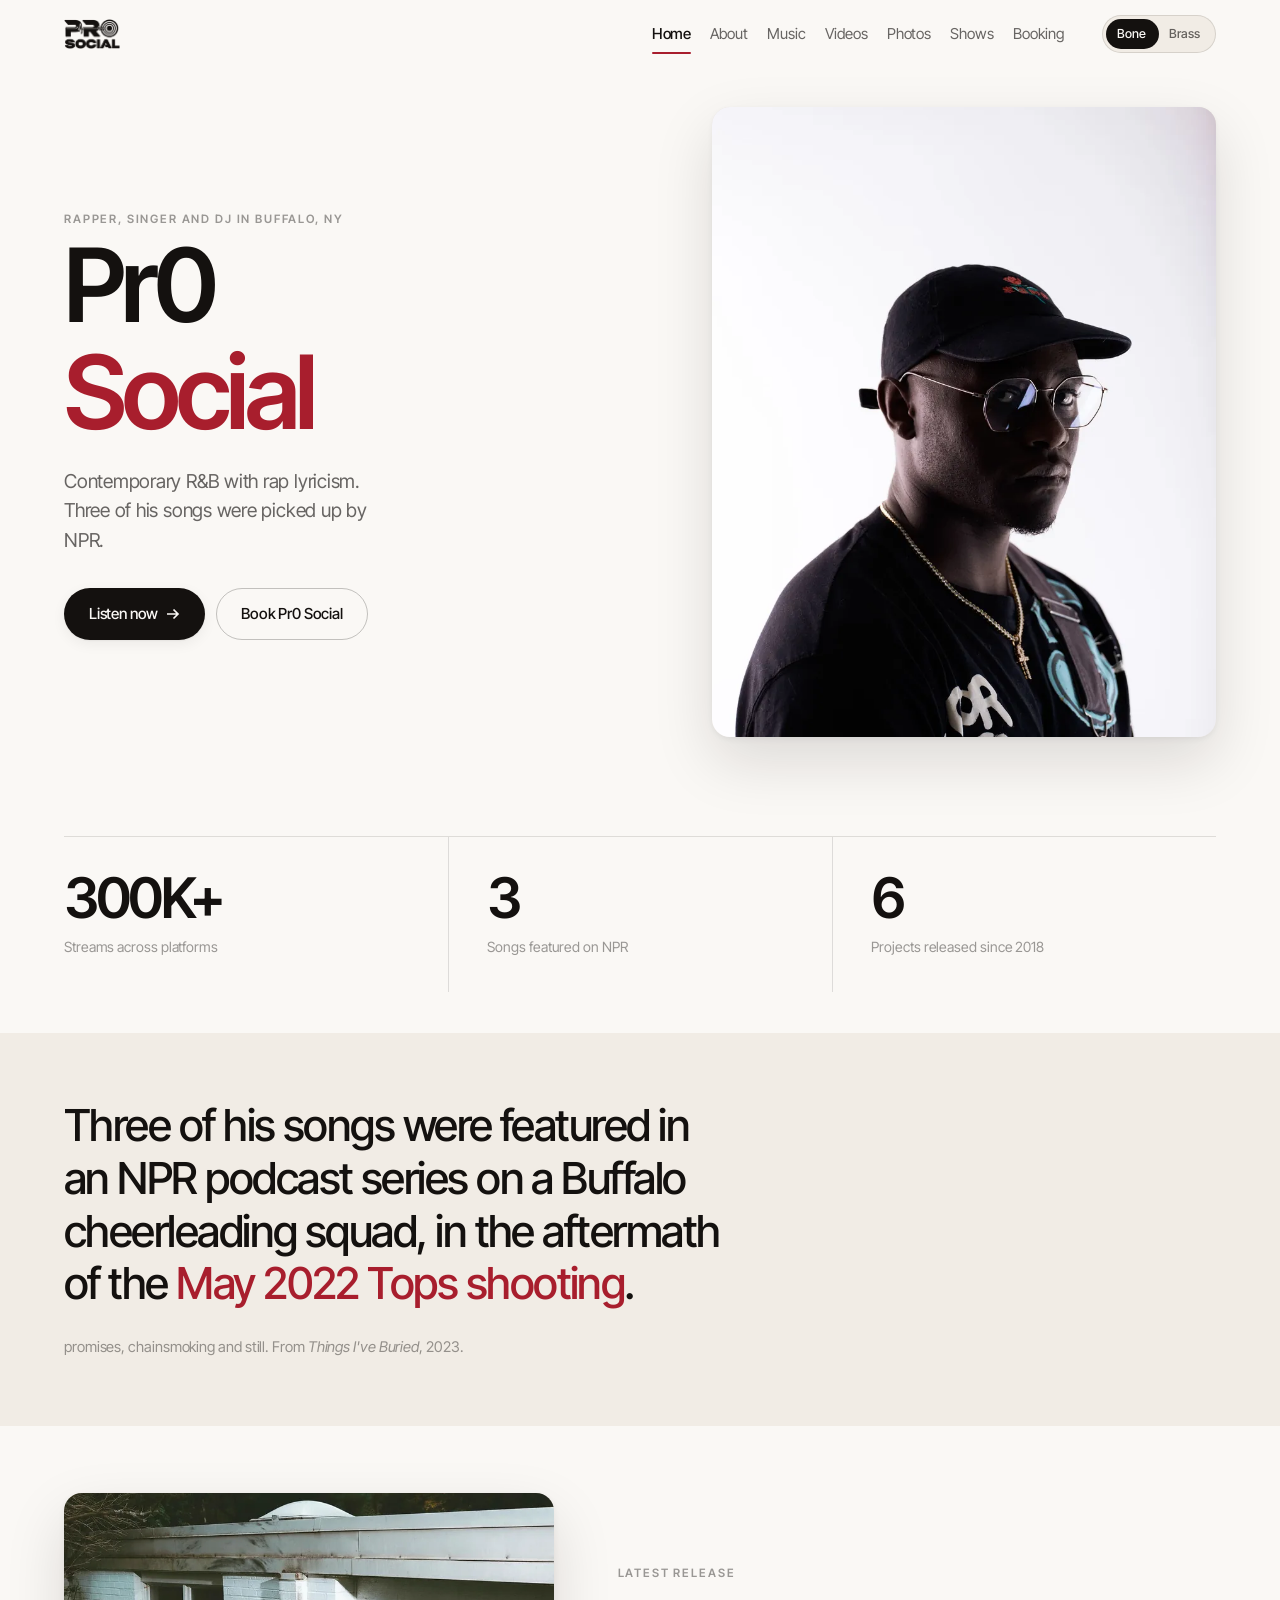
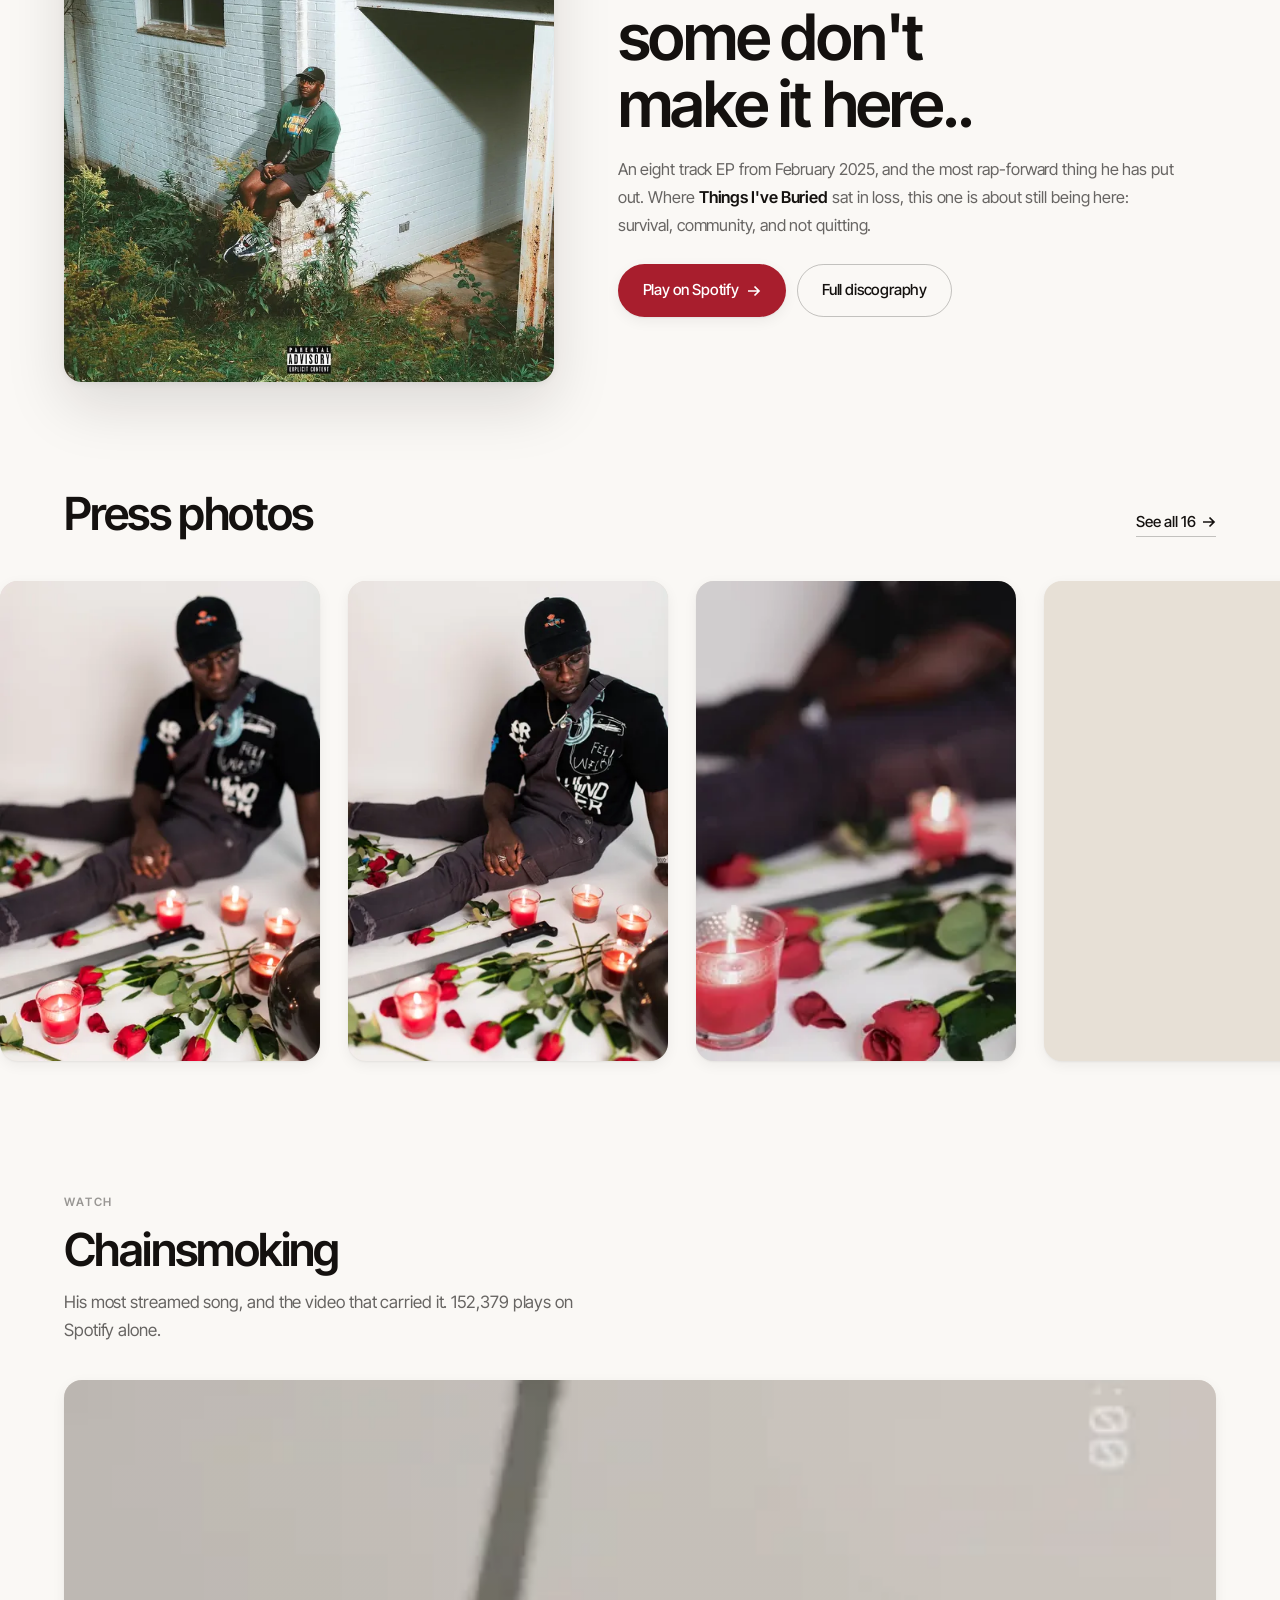
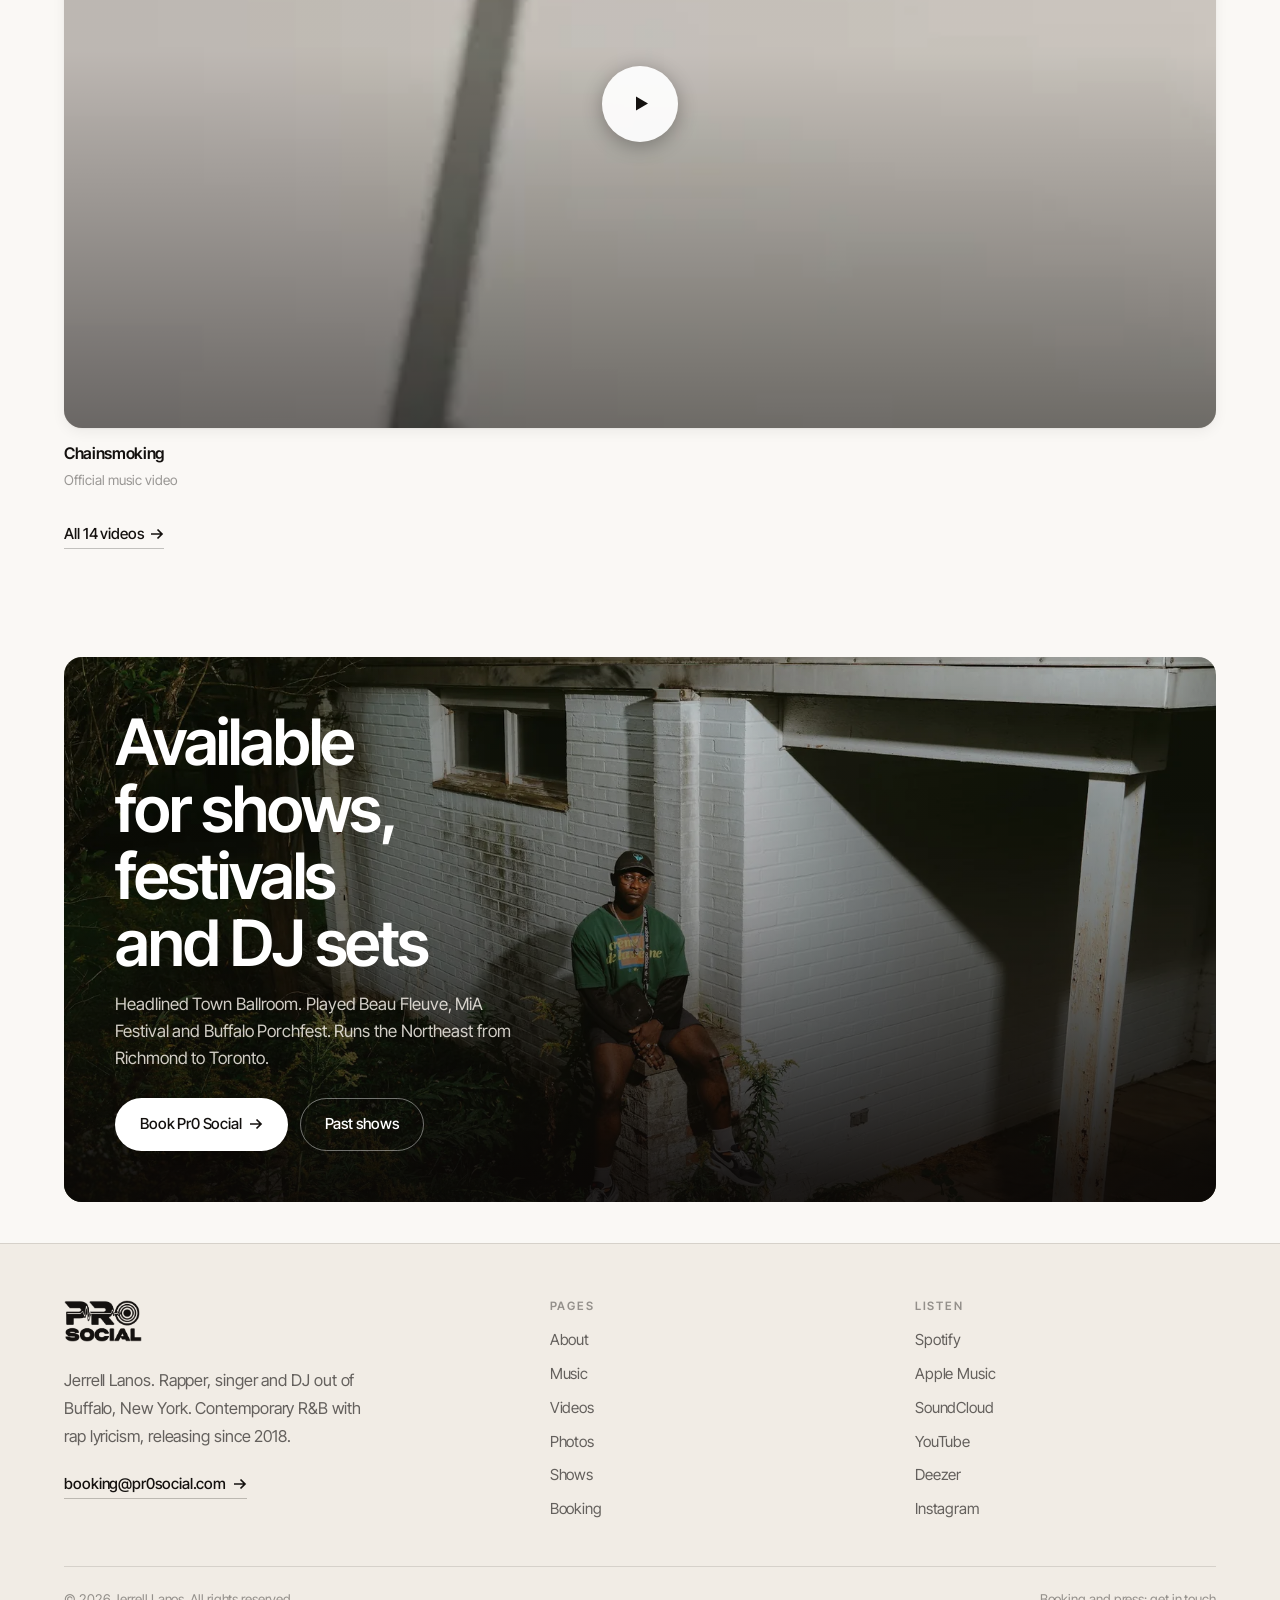
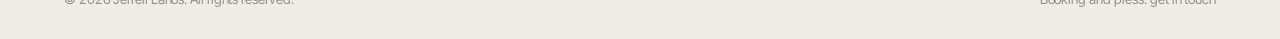
<file: index.html>
<!DOCTYPE html>
<html lang="en">
<head>
<meta charset="utf-8">
<meta name="viewport" content="width=device-width, initial-scale=1">
<title>Pr0 Social | Official Site and EPK</title>
<meta name="description" content="Jerrell Lanos, known as Pr0 Social. Rapper, singer and DJ from Buffalo, NY. Music, videos, press photos and booking.">
<link rel="canonical" href="https://klientohq.github.io/Jerrell_Website/index.html">
<meta property="og:type" content="website">
<meta property="og:site_name" content="Pr0 Social">
<meta property="og:title" content="Pr0 Social | Official Site and EPK">
<meta property="og:description" content="Jerrell Lanos, known as Pr0 Social. Rapper, singer and DJ from Buffalo, NY. Music, videos, press photos and booking.">
<meta property="og:url" content="https://klientohq.github.io/Jerrell_Website/index.html">
<meta property="og:image" content="https://klientohq.github.io/Jerrell_Website/assets/opt/photo-04-1600.jpg">
<meta name="twitter:card" content="summary_large_image">
<meta name="theme-color" content="#faf8f5" media="(prefers-color-scheme: light)">
<link rel="icon" href="assets/opt/logo-400.jpg">
<link rel="apple-touch-icon" href="assets/opt/logo-400.jpg">
<link rel="preconnect" href="https://fonts.googleapis.com">
<link rel="preconnect" href="https://fonts.gstatic.com" crossorigin>
<link rel="stylesheet" href="https://fonts.googleapis.com/css2?family=Inter+Tight:wght@400;500;600;700&display=swap">
<link rel="stylesheet" href="css/style.css">
<script>(function(){document.documentElement.classList.add("js");try{var t=localStorage.getItem("pr0-theme");if(t==="brass")document.documentElement.setAttribute("data-theme","brass");}catch(e){}})();</script>
</head>
<body>
<a class="skip" href="#main">Skip to content</a>
<header class="header">
  <div class="wrap header__in">
    <a class="brand" href="index.html" aria-label="Pr0 Social, home">
      <img class="brand__dark" src="assets/opt/logomark-dark.png" alt="Pr0 Social" width="56" height="30">
      <img class="brand__light" src="assets/opt/logomark-light.png" alt="Pr0 Social" width="56" height="30">
    </a>
    <nav class="nav" aria-label="Main"><a href="index.html" aria-current="page">Home</a><a href="about.html">About</a><a href="music.html">Music</a><a href="videos.html">Videos</a><a href="gallery.html">Photos</a><a href="shows.html">Shows</a><a href="contact.html">Booking</a></nav>
    <div class="hactions">
      <div class="tsw" role="group" aria-label="Colour theme">
        <span class="tsw__thumb" aria-hidden="true"></span>
        <button type="button" data-mode="bone" aria-pressed="true">Bone</button>
        <button type="button" data-mode="brass" aria-pressed="false">Brass</button>
      </div>
      <button class="navtoggle" type="button" aria-label="Menu" aria-expanded="false" aria-controls="nav"><span></span></button>
    </div>
  </div>
</header>
<main id="main">

<section class="wrap hero">
  <div class="hero__copy">
    <span class="eyebrow enter">Rapper, singer and DJ in Buffalo, NY</span>
    <h1 class="t-hero enter" style="--d:70ms">Pr0 <em>Social</em></h1>
    <p class="lede enter" style="--d:140ms">Contemporary R&amp;B with rap lyricism. Three of his songs were picked up by NPR.</p>
    <div class="btnrow enter" style="--d:210ms">
      <a class="btn btn--primary" href="https://open.spotify.com/artist/4GrmZ6RJ3gzy5oI4p4Z63U" target="_blank" rel="noopener">Listen now<svg class="arw" width="14" height="14" viewBox="0 0 14 14" fill="none" stroke="currentColor" stroke-width="1.7" aria-hidden="true"><path d="M1 7h11M7.5 2.5L12 7l-4.5 4.5"/></svg></a>
      <a class="btn btn--ghost" href="contact.html">Book Pr0 Social</a>
    </div>
  </div>
  <div class="hero__media enter-media"><picture><source type="image/webp" srcset="assets/opt/photo-04-400.webp 400w, assets/opt/photo-04-800.webp 800w, assets/opt/photo-04-1600.webp 1600w" sizes="(max-width:880px) 92vw, 46vw"><img src="assets/opt/photo-04-1600.jpg" srcset="assets/opt/photo-04-400.jpg 400w, assets/opt/photo-04-800.jpg 800w, assets/opt/photo-04-1600.jpg 1600w" sizes="(max-width:880px) 92vw, 46vw" alt="Pr0 Social, portrait" class="" loading="eager" fetchpriority="high" decoding="async"></picture></div>
</section>

<section class="wrap section--tight">
  <div class="stats reveal">
    <div class="stat"><div class="stat__n num">300K+</div><div class="stat__l">Streams across platforms</div></div>
    <div class="stat"><div class="stat__n num">3</div><div class="stat__l">Songs featured on NPR</div></div>
    <div class="stat"><div class="stat__n num">6</div><div class="stat__l">Projects released since 2018</div></div>
  </div>
</section>

<section class="section section--alt">
  <div class="wrap pull reveal">
    <p class="pull__q">Three of his songs were featured in an NPR podcast series on a Buffalo cheerleading squad, in the aftermath of the <b>May 2022 Tops shooting</b>.</p>
    <p class="pull__a">promises, chainsmoking and still. From <em>Things I've Buried</em>, 2023.</p>
  </div>
</section>

<section class="section">
  <div class="wrap">
    <div class="feature">
      <div class="feature__media reveal"><picture><source type="image/webp" srcset="assets/opt/cover-some-dont-make-it-here-400.webp 400w, assets/opt/cover-some-dont-make-it-here-800.webp 800w" sizes="(max-width:840px) 92vw, 40vw"><img src="assets/opt/cover-some-dont-make-it-here-800.jpg" srcset="assets/opt/cover-some-dont-make-it-here-400.jpg 400w, assets/opt/cover-some-dont-make-it-here-800.jpg 800w" sizes="(max-width:840px) 92vw, 40vw" alt="some don&#x27;t make it here.. cover art" class="" loading="lazy" decoding="async"></picture></div>
      <div class="feature__body reveal" style="--d:90ms">
        <span class="eyebrow">Latest release</span>
        <h2 class="t-display">some don't make it here..</h2>
        <p class="copy">An eight track EP from February 2025, and the most rap-forward thing he has put out. Where <strong>Things I've Buried</strong> sat in loss, this one is about still being here: survival, community, and not quitting.</p>
        <div class="btnrow" style="margin-top:1.6rem">
          <a class="btn btn--accent" href="https://open.spotify.com/artist/4GrmZ6RJ3gzy5oI4p4Z63U" target="_blank" rel="noopener">Play on Spotify<svg class="arw" width="14" height="14" viewBox="0 0 14 14" fill="none" stroke="currentColor" stroke-width="1.7" aria-hidden="true"><path d="M1 7h11M7.5 2.5L12 7l-4.5 4.5"/></svg></a>
          <a class="btn btn--ghost" href="music.html">Full discography</a>
        </div>
      </div>
    </div>
  </div>
</section>

<section class="section--tight">
  <div class="wrap shead shead--row">
    <h2 class="t-section">Press photos</h2>
    <a class="tlink" href="gallery.html">See all 16<svg class="arw" width="14" height="14" viewBox="0 0 14 14" fill="none" stroke="currentColor" stroke-width="1.7" aria-hidden="true"><path d="M1 7h11M7.5 2.5L12 7l-4.5 4.5"/></svg></a>
  </div>
  <div class="rail reveal">
    <a class="rail__img" href="gallery.html"><picture><source type="image/webp" srcset="assets/opt/photo-01-400.webp 400w, assets/opt/photo-01-800.webp 800w" sizes="clamp(220px,25vw,320px)"><img src="assets/opt/photo-01-800.jpg" srcset="assets/opt/photo-01-400.jpg 400w, assets/opt/photo-01-800.jpg 800w" sizes="clamp(220px,25vw,320px)" alt="Pr0 Social press photo" class="" loading="lazy" decoding="async"></picture></a><a class="rail__img" href="gallery.html"><picture><source type="image/webp" srcset="assets/opt/photo-02-400.webp 400w, assets/opt/photo-02-800.webp 800w" sizes="clamp(220px,25vw,320px)"><img src="assets/opt/photo-02-800.jpg" srcset="assets/opt/photo-02-400.jpg 400w, assets/opt/photo-02-800.jpg 800w" sizes="clamp(220px,25vw,320px)" alt="Pr0 Social press photo" class="" loading="lazy" decoding="async"></picture></a><a class="rail__img" href="gallery.html"><picture><source type="image/webp" srcset="assets/opt/photo-03-400.webp 400w, assets/opt/photo-03-800.webp 800w" sizes="clamp(220px,25vw,320px)"><img src="assets/opt/photo-03-800.jpg" srcset="assets/opt/photo-03-400.jpg 400w, assets/opt/photo-03-800.jpg 800w" sizes="clamp(220px,25vw,320px)" alt="Pr0 Social press photo" class="" loading="lazy" decoding="async"></picture></a><a class="rail__img" href="gallery.html"><picture><source type="image/webp" srcset="assets/opt/photo-04-400.webp 400w, assets/opt/photo-04-800.webp 800w" sizes="clamp(220px,25vw,320px)"><img src="assets/opt/photo-04-800.jpg" srcset="assets/opt/photo-04-400.jpg 400w, assets/opt/photo-04-800.jpg 800w" sizes="clamp(220px,25vw,320px)" alt="Pr0 Social press photo" class="" loading="lazy" decoding="async"></picture></a><a class="rail__img" href="gallery.html"><picture><source type="image/webp" srcset="assets/opt/photo-06-400.webp 400w, assets/opt/photo-06-800.webp 800w" sizes="clamp(220px,25vw,320px)"><img src="assets/opt/photo-06-800.jpg" srcset="assets/opt/photo-06-400.jpg 400w, assets/opt/photo-06-800.jpg 800w" sizes="clamp(220px,25vw,320px)" alt="Pr0 Social press photo" class="" loading="lazy" decoding="async"></picture></a><a class="rail__img" href="gallery.html"><picture><source type="image/webp" srcset="assets/opt/photo-07-400.webp 400w, assets/opt/photo-07-800.webp 800w" sizes="clamp(220px,25vw,320px)"><img src="assets/opt/photo-07-800.jpg" srcset="assets/opt/photo-07-400.jpg 400w, assets/opt/photo-07-800.jpg 800w" sizes="clamp(220px,25vw,320px)" alt="Pr0 Social press photo" class="" loading="lazy" decoding="async"></picture></a><a class="rail__img" href="gallery.html"><picture><source type="image/webp" srcset="assets/opt/photo-10-400.webp 400w, assets/opt/photo-10-800.webp 800w" sizes="clamp(220px,25vw,320px)"><img src="assets/opt/photo-10-800.jpg" srcset="assets/opt/photo-10-400.jpg 400w, assets/opt/photo-10-800.jpg 800w" sizes="clamp(220px,25vw,320px)" alt="Pr0 Social press photo" class="" loading="lazy" decoding="async"></picture></a><a class="rail__img" href="gallery.html"><picture><source type="image/webp" srcset="assets/opt/photo-11-400.webp 400w, assets/opt/photo-11-800.webp 800w" sizes="clamp(220px,25vw,320px)"><img src="assets/opt/photo-11-800.jpg" srcset="assets/opt/photo-11-400.jpg 400w, assets/opt/photo-11-800.jpg 800w" sizes="clamp(220px,25vw,320px)" alt="Pr0 Social press photo" class="" loading="lazy" decoding="async"></picture></a>
  </div>
</section>

<section class="section">
  <div class="wrap">
    <div class="shead reveal">
      <span class="eyebrow">Watch</span>
      <h2 class="t-section">Chainsmoking</h2>
      <p>His most streamed song, and the video that carried it. 152,379 plays on Spotify alone.</p>
    </div>
    <div class="reveal"><button class="vtile vtile--lg" data-video="178Xw72Gr-rwJsSipZ9PjJrEDI1V-LI9h" data-title="Chainsmoking" type="button"><span class="vtile__frame"><picture><source type="image/webp" srcset="assets/opt/vp-178Xw72Gr-rwJsSipZ9PjJrEDI1V-LI9h-400.webp 400w, assets/opt/vp-178Xw72Gr-rwJsSipZ9PjJrEDI1V-LI9h-800.webp 800w" sizes="(max-width:620px) 92vw, (max-width:1000px) 46vw, 30vw"><img src="assets/opt/vp-178Xw72Gr-rwJsSipZ9PjJrEDI1V-LI9h-800.jpg" srcset="assets/opt/vp-178Xw72Gr-rwJsSipZ9PjJrEDI1V-LI9h-400.jpg 400w, assets/opt/vp-178Xw72Gr-rwJsSipZ9PjJrEDI1V-LI9h-800.jpg 800w" sizes="(max-width:620px) 92vw, (max-width:1000px) 46vw, 30vw" alt="Chainsmoking video still" class="" loading="lazy" decoding="async"></picture><span class="vtile__play"><i><svg width="19" height="19" viewBox="0 0 19 19" aria-hidden="true"><path d="M4 2.5v14l12-7z"/></svg></i></span></span><span class="vtile__t">Chainsmoking</span><span class="vtile__s">Official music video</span></button></div>
    <p class="mt-m"><a class="tlink" href="videos.html">All 14 videos<svg class="arw" width="14" height="14" viewBox="0 0 14 14" fill="none" stroke="currentColor" stroke-width="1.7" aria-hidden="true"><path d="M1 7h11M7.5 2.5L12 7l-4.5 4.5"/></svg></a></p>
  </div>
</section>

<section class="section section--tight">
  <div class="wrap">
    <div class="banner reveal">
      <div class="banner__bg"><picture><source type="image/webp" srcset="assets/opt/photo-19-800.webp 800w, assets/opt/photo-19-1600.webp 1600w" sizes="100vw"><img src="assets/opt/photo-19-1600.jpg" srcset="assets/opt/photo-19-800.jpg 800w, assets/opt/photo-19-1600.jpg 1600w" sizes="100vw" alt="Pr0 Social" class="" loading="lazy" decoding="async"></picture></div>
      <div class="banner__in">
        <h2 class="t-display">Available for shows, festivals and DJ sets</h2>
        <p>Headlined Town Ballroom. Played Beau Fleuve, MiA Festival and Buffalo Porchfest. Runs the Northeast from Richmond to Toronto.</p>
        <div class="btnrow"><a class="btn btn--primary" href="contact.html">Book Pr0 Social<svg class="arw" width="14" height="14" viewBox="0 0 14 14" fill="none" stroke="currentColor" stroke-width="1.7" aria-hidden="true"><path d="M1 7h11M7.5 2.5L12 7l-4.5 4.5"/></svg></a><a class="btn btn--ghost" href="shows.html">Past shows</a></div>
      </div>
    </div>
  </div>
</section>

</main>
<footer class="footer">
  <div class="wrap">
    <div class="footer__top">
      <div>
        <a class="brand brand--lg" href="index.html" aria-label="Pr0 Social, home">
          <img class="brand__dark" src="assets/opt/logomark-dark.png" alt="Pr0 Social" width="78" height="42">
          <img class="brand__light" src="assets/opt/logomark-light.png" alt="Pr0 Social" width="78" height="42">
        </a>
        <p class="copy" style="margin-top:1rem;max-width:34ch">Jerrell Lanos. Rapper, singer and DJ out of Buffalo, New York. Contemporary R&amp;B with rap lyricism, releasing since 2018.</p>
        <p style="margin-top:1.25rem"><a class="tlink" href="mailto:booking@pr0social.com">booking@pr0social.com<svg class="arw" width="14" height="14" viewBox="0 0 14 14" fill="none" stroke="currentColor" stroke-width="1.7" aria-hidden="true"><path d="M1 7h11M7.5 2.5L12 7l-4.5 4.5"/></svg></a></p>
      </div>
      <div>
        <h3>Pages</h3>
        <nav class="footer__links" aria-label="Footer"><a href="about.html">About</a><a href="music.html">Music</a><a href="videos.html">Videos</a><a href="gallery.html">Photos</a><a href="shows.html">Shows</a><a href="contact.html">Booking</a></nav>
      </div>
      <div>
        <h3>Listen</h3>
        <div class="footer__links"><a href="https://open.spotify.com/artist/4GrmZ6RJ3gzy5oI4p4Z63U" target="_blank" rel="noopener">Spotify</a><a href="https://music.apple.com/us/artist/pr0-social/1381566556" target="_blank" rel="noopener">Apple Music</a><a href="https://soundcloud.com/pr0social" target="_blank" rel="noopener">SoundCloud</a><a href="https://www.youtube.com/channel/UC-7JeAdJZiXaNKRxtAwQQIw" target="_blank" rel="noopener">YouTube</a><a href="https://www.deezer.com/en/artist/56472262" target="_blank" rel="noopener">Deezer</a><a href="https://www.instagram.com/prettypr0social/" target="_blank" rel="noopener">Instagram</a></div>
      </div>
    </div>
    <div class="footer__bot">
      <span>&copy; 2026 Jerrell Lanos. All rights reserved.</span>
      <span>Booking and press: <a href="contact.html">get in touch</a></span>
    </div>
  </div>
</footer>
<div class="modal" id="modal" aria-hidden="true" role="dialog" aria-modal="true">
  <div class="modal__box"></div>
</div>
<script src="js/main.js"></script>
</body>
</html>
</file>
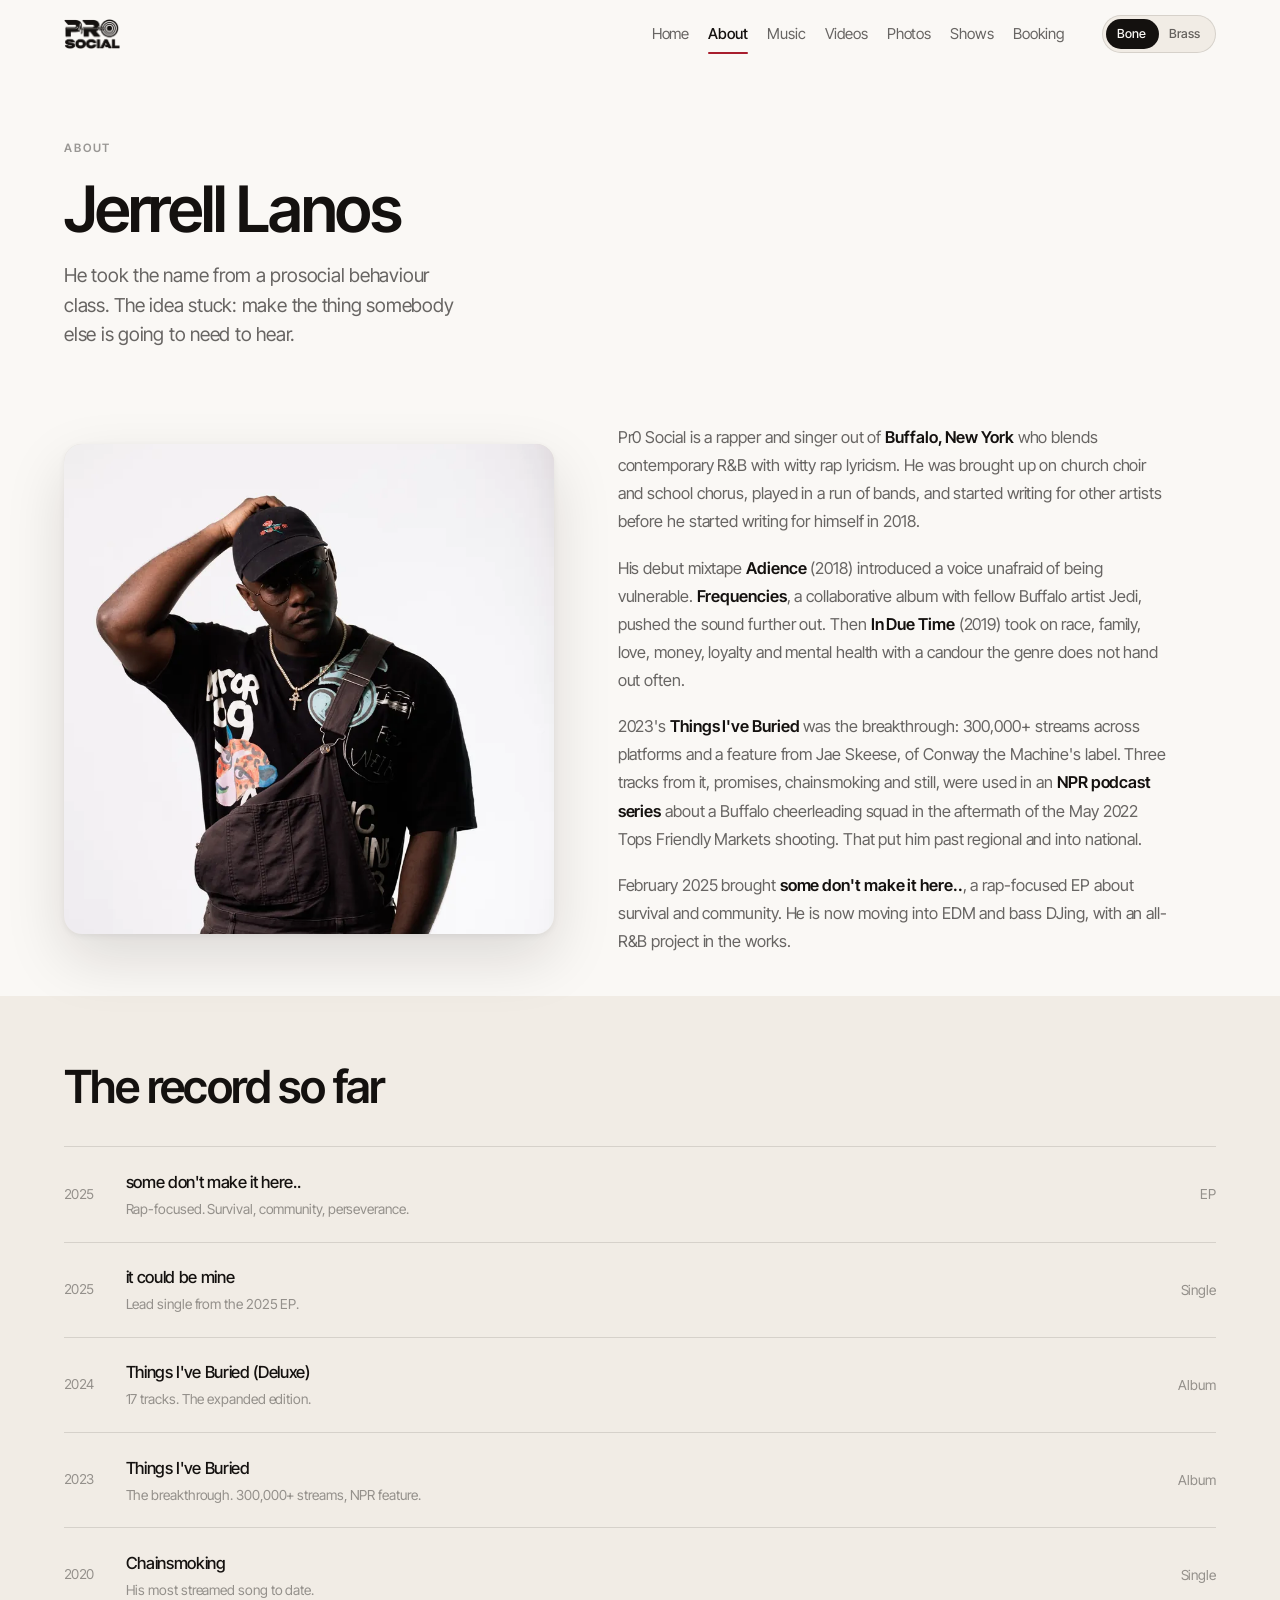
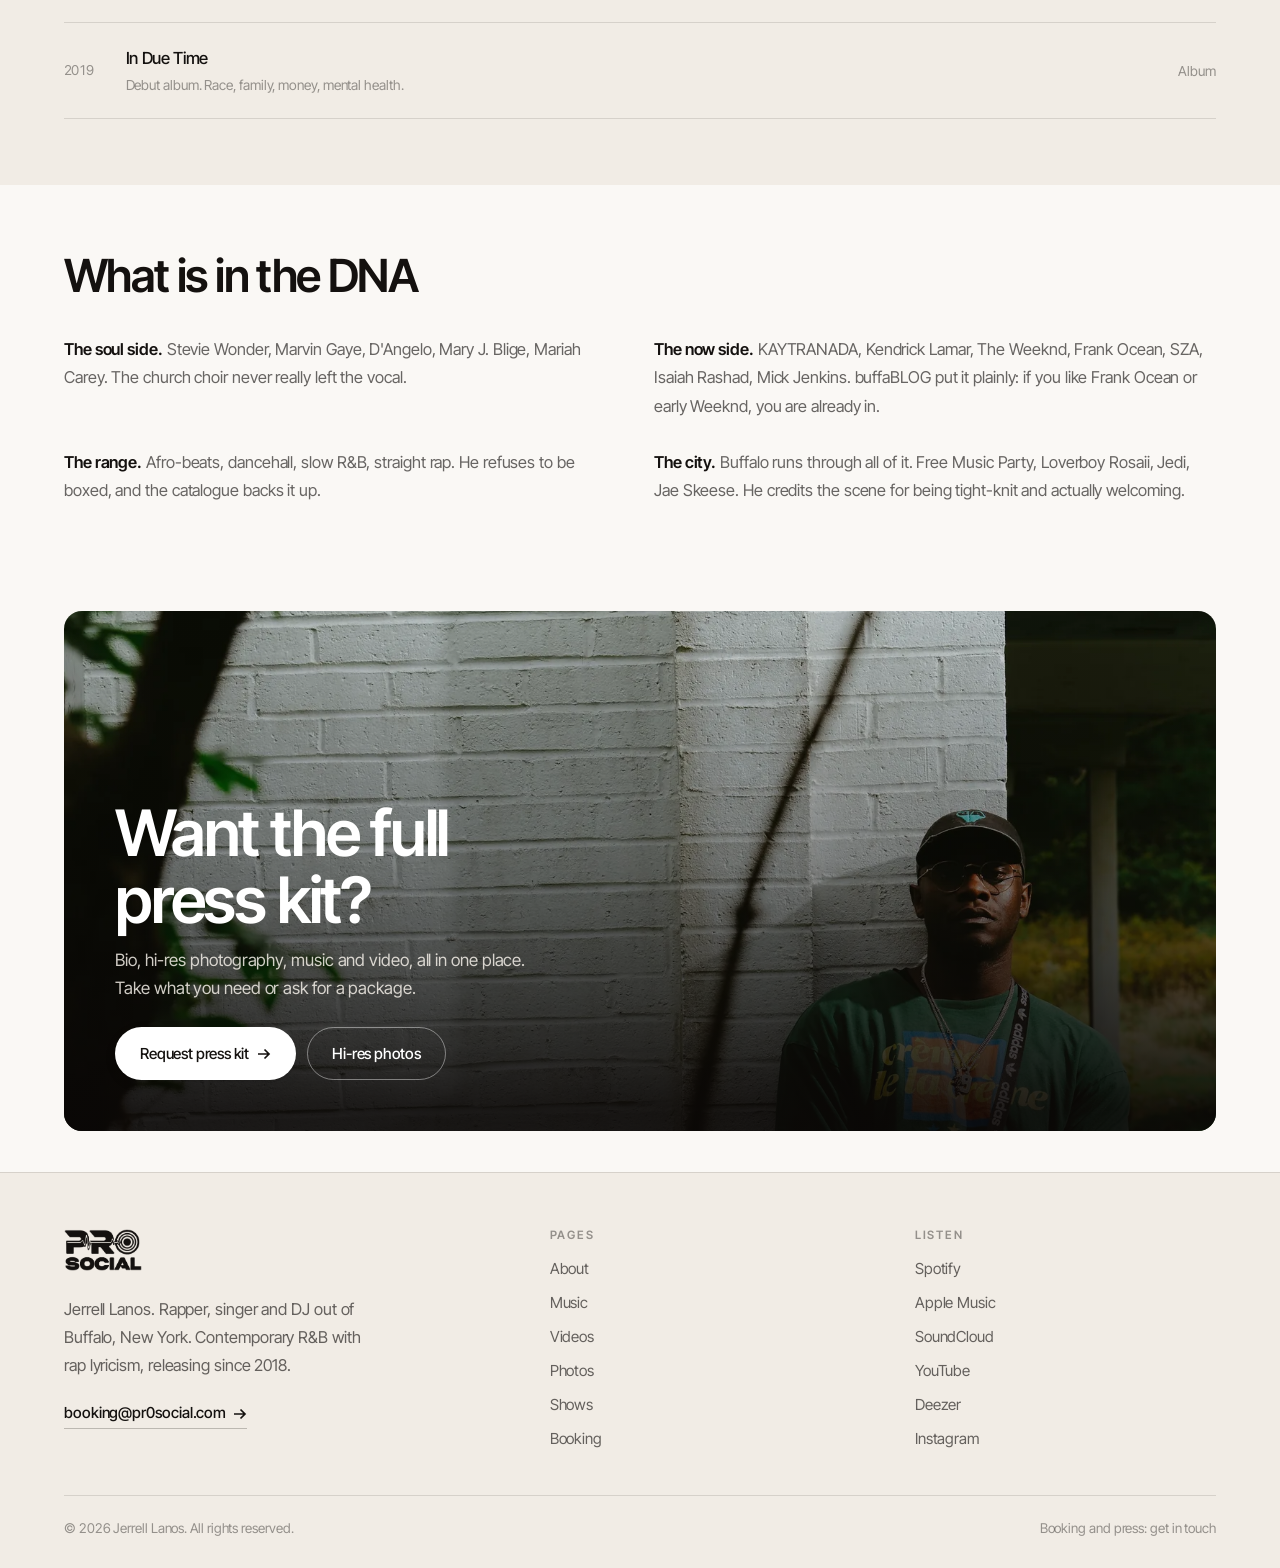
<file: about.html>
<!DOCTYPE html>
<html lang="en">
<head>
<meta charset="utf-8">
<meta name="viewport" content="width=device-width, initial-scale=1">
<title>About | Pr0 Social</title>
<meta name="description" content="The story behind Pr0 Social: Buffalo roots, six projects since 2018, an NPR feature and a refusal to be boxed in.">
<link rel="canonical" href="https://klientohq.github.io/Jerrell_Website/about.html">
<meta property="og:type" content="website">
<meta property="og:site_name" content="Pr0 Social">
<meta property="og:title" content="About | Pr0 Social">
<meta property="og:description" content="The story behind Pr0 Social: Buffalo roots, six projects since 2018, an NPR feature and a refusal to be boxed in.">
<meta property="og:url" content="https://klientohq.github.io/Jerrell_Website/about.html">
<meta property="og:image" content="https://klientohq.github.io/Jerrell_Website/assets/opt/photo-13-1600.jpg">
<meta name="twitter:card" content="summary_large_image">
<meta name="theme-color" content="#faf8f5" media="(prefers-color-scheme: light)">
<link rel="icon" href="assets/opt/logo-400.jpg">
<link rel="apple-touch-icon" href="assets/opt/logo-400.jpg">
<link rel="preconnect" href="https://fonts.googleapis.com">
<link rel="preconnect" href="https://fonts.gstatic.com" crossorigin>
<link rel="stylesheet" href="https://fonts.googleapis.com/css2?family=Inter+Tight:wght@400;500;600;700&display=swap">
<link rel="stylesheet" href="css/style.css">
<script>(function(){document.documentElement.classList.add("js");try{var t=localStorage.getItem("pr0-theme");if(t==="brass")document.documentElement.setAttribute("data-theme","brass");}catch(e){}})();</script>
</head>
<body>
<a class="skip" href="#main">Skip to content</a>
<header class="header">
  <div class="wrap header__in">
    <a class="brand" href="index.html" aria-label="Pr0 Social, home">
      <img class="brand__dark" src="assets/opt/logomark-dark.png" alt="Pr0 Social" width="56" height="30">
      <img class="brand__light" src="assets/opt/logomark-light.png" alt="Pr0 Social" width="56" height="30">
    </a>
    <nav class="nav" aria-label="Main"><a href="index.html">Home</a><a href="about.html" aria-current="page">About</a><a href="music.html">Music</a><a href="videos.html">Videos</a><a href="gallery.html">Photos</a><a href="shows.html">Shows</a><a href="contact.html">Booking</a></nav>
    <div class="hactions">
      <div class="tsw" role="group" aria-label="Colour theme">
        <span class="tsw__thumb" aria-hidden="true"></span>
        <button type="button" data-mode="bone" aria-pressed="true">Bone</button>
        <button type="button" data-mode="brass" aria-pressed="false">Brass</button>
      </div>
      <button class="navtoggle" type="button" aria-label="Menu" aria-expanded="false" aria-controls="nav"><span></span></button>
    </div>
  </div>
</header>
<main id="main">

<section class="wrap phead">
  <span class="eyebrow reveal">About</span>
  <h1 class="t-display reveal" style="--d:60ms">Jerrell Lanos</h1>
  <p class="lede reveal" style="--d:120ms">He took the name from a prosocial behaviour class. The idea stuck: make the thing somebody else is going to need to hear.</p>
</section>

<section class="section section--tight">
  <div class="wrap">
    <div class="feature">
      <div class="feature__media reveal"><picture><source type="image/webp" srcset="assets/opt/photo-13-400.webp 400w, assets/opt/photo-13-800.webp 800w, assets/opt/photo-13-1600.webp 1600w" sizes="(max-width:840px) 92vw, 40vw"><img src="assets/opt/photo-13-1600.jpg" srcset="assets/opt/photo-13-400.jpg 400w, assets/opt/photo-13-800.jpg 800w, assets/opt/photo-13-1600.jpg 1600w" sizes="(max-width:840px) 92vw, 40vw" alt="Pr0 Social in the studio" class="" loading="lazy" decoding="async"></picture></div>
      <div class="feature__body reveal" style="--d:80ms">
        <p class="copy">Pr0 Social is a rapper and singer out of <strong>Buffalo, New York</strong> who blends contemporary R&amp;B with witty rap lyricism. He was brought up on church choir and school chorus, played in a run of bands, and started writing for other artists before he started writing for himself in 2018.</p>
        <p class="copy">His debut mixtape <strong>Adience</strong> (2018) introduced a voice unafraid of being vulnerable. <strong>Frequencies</strong>, a collaborative album with fellow Buffalo artist Jedi, pushed the sound further out. Then <strong>In Due Time</strong> (2019) took on race, family, love, money, loyalty and mental health with a candour the genre does not hand out often.</p>
        <p class="copy">2023's <strong>Things I've Buried</strong> was the breakthrough: 300,000+ streams across platforms and a feature from Jae Skeese, of Conway the Machine's label. Three tracks from it, promises, chainsmoking and still, were used in an <strong>NPR podcast series</strong> about a Buffalo cheerleading squad in the aftermath of the May 2022 Tops Friendly Markets shooting. That put him past regional and into national.</p>
        <p class="copy">February 2025 brought <strong>some don't make it here..</strong>, a rap-focused EP about survival and community. He is now moving into EDM and bass DJing, with an all-R&amp;B project in the works.</p>
      </div>
    </div>
  </div>
</section>

<section class="section section--alt">
  <div class="wrap">
    <div class="shead">
      <h2 class="t-section">The record so far</h2>
    </div>
    <div class="rows reveal">
      <div class="row"><span class="row__i num">2025</span><span><span class="row__t">some don't make it here..</span><span class="row__s">Rap-focused. Survival, community, perseverance.</span></span><span class="row__e">EP</span></div><div class="row"><span class="row__i num">2025</span><span><span class="row__t">it could be mine</span><span class="row__s">Lead single from the 2025 EP.</span></span><span class="row__e">Single</span></div><div class="row"><span class="row__i num">2024</span><span><span class="row__t">Things I've Buried (Deluxe)</span><span class="row__s">17 tracks. The expanded edition.</span></span><span class="row__e">Album</span></div><div class="row"><span class="row__i num">2023</span><span><span class="row__t">Things I've Buried</span><span class="row__s">The breakthrough. 300,000+ streams, NPR feature.</span></span><span class="row__e">Album</span></div><div class="row"><span class="row__i num">2020</span><span><span class="row__t">Chainsmoking</span><span class="row__s">His most streamed song to date.</span></span><span class="row__e">Single</span></div><div class="row"><span class="row__i num">2019</span><span><span class="row__t">In Due Time</span><span class="row__s">Debut album. Race, family, money, mental health.</span></span><span class="row__e">Album</span></div>
    </div>
  </div>
</section>

<section class="section">
  <div class="wrap">
    <div class="shead"><h2 class="t-section">What is in the DNA</h2></div>
    <div class="grid grid--2">
      <div class="reveal">
        <p class="copy"><strong>The soul side.</strong> Stevie Wonder, Marvin Gaye, D'Angelo, Mary J. Blige, Mariah Carey. The church choir never really left the vocal.</p>
      </div>
      <div class="reveal" style="--d:80ms">
        <p class="copy"><strong>The now side.</strong> KAYTRANADA, Kendrick Lamar, The Weeknd, Frank Ocean, SZA, Isaiah Rashad, Mick Jenkins. buffaBLOG put it plainly: if you like Frank Ocean or early Weeknd, you are already in.</p>
      </div>
      <div class="reveal" style="--d:160ms">
        <p class="copy"><strong>The range.</strong> Afro-beats, dancehall, slow R&amp;B, straight rap. He refuses to be boxed, and the catalogue backs it up.</p>
      </div>
      <div class="reveal" style="--d:240ms">
        <p class="copy"><strong>The city.</strong> Buffalo runs through all of it. Free Music Party, Loverboy Rosaii, Jedi, Jae Skeese. He credits the scene for being tight-knit and actually welcoming.</p>
      </div>
    </div>
  </div>
</section>

<section class="section section--tight">
  <div class="wrap">
    <div class="banner reveal">
      <div class="banner__bg"><picture><source type="image/webp" srcset="assets/opt/photo-17-800.webp 800w, assets/opt/photo-17-1600.webp 1600w" sizes="100vw"><img src="assets/opt/photo-17-1600.jpg" srcset="assets/opt/photo-17-800.jpg 800w, assets/opt/photo-17-1600.jpg 1600w" sizes="100vw" alt="Pr0 Social" class="" loading="lazy" decoding="async"></picture></div>
      <div class="banner__in">
        <h2 class="t-display">Want the full press kit?</h2>
        <p>Bio, hi-res photography, music and video, all in one place. Take what you need or ask for a package.</p>
        <div class="btnrow"><a class="btn btn--primary" href="contact.html">Request press kit<svg class="arw" width="14" height="14" viewBox="0 0 14 14" fill="none" stroke="currentColor" stroke-width="1.7" aria-hidden="true"><path d="M1 7h11M7.5 2.5L12 7l-4.5 4.5"/></svg></a><a class="btn btn--ghost" href="gallery.html">Hi-res photos</a></div>
      </div>
    </div>
  </div>
</section>

</main>
<footer class="footer">
  <div class="wrap">
    <div class="footer__top">
      <div>
        <a class="brand brand--lg" href="index.html" aria-label="Pr0 Social, home">
          <img class="brand__dark" src="assets/opt/logomark-dark.png" alt="Pr0 Social" width="78" height="42">
          <img class="brand__light" src="assets/opt/logomark-light.png" alt="Pr0 Social" width="78" height="42">
        </a>
        <p class="copy" style="margin-top:1rem;max-width:34ch">Jerrell Lanos. Rapper, singer and DJ out of Buffalo, New York. Contemporary R&amp;B with rap lyricism, releasing since 2018.</p>
        <p style="margin-top:1.25rem"><a class="tlink" href="mailto:booking@pr0social.com">booking@pr0social.com<svg class="arw" width="14" height="14" viewBox="0 0 14 14" fill="none" stroke="currentColor" stroke-width="1.7" aria-hidden="true"><path d="M1 7h11M7.5 2.5L12 7l-4.5 4.5"/></svg></a></p>
      </div>
      <div>
        <h3>Pages</h3>
        <nav class="footer__links" aria-label="Footer"><a href="about.html">About</a><a href="music.html">Music</a><a href="videos.html">Videos</a><a href="gallery.html">Photos</a><a href="shows.html">Shows</a><a href="contact.html">Booking</a></nav>
      </div>
      <div>
        <h3>Listen</h3>
        <div class="footer__links"><a href="https://open.spotify.com/artist/4GrmZ6RJ3gzy5oI4p4Z63U" target="_blank" rel="noopener">Spotify</a><a href="https://music.apple.com/us/artist/pr0-social/1381566556" target="_blank" rel="noopener">Apple Music</a><a href="https://soundcloud.com/pr0social" target="_blank" rel="noopener">SoundCloud</a><a href="https://www.youtube.com/channel/UC-7JeAdJZiXaNKRxtAwQQIw" target="_blank" rel="noopener">YouTube</a><a href="https://www.deezer.com/en/artist/56472262" target="_blank" rel="noopener">Deezer</a><a href="https://www.instagram.com/prettypr0social/" target="_blank" rel="noopener">Instagram</a></div>
      </div>
    </div>
    <div class="footer__bot">
      <span>&copy; 2026 Jerrell Lanos. All rights reserved.</span>
      <span>Booking and press: <a href="contact.html">get in touch</a></span>
    </div>
  </div>
</footer>
<div class="modal" id="modal" aria-hidden="true" role="dialog" aria-modal="true">
  <div class="modal__box"></div>
</div>
<script src="js/main.js"></script>
</body>
</html>
</file>
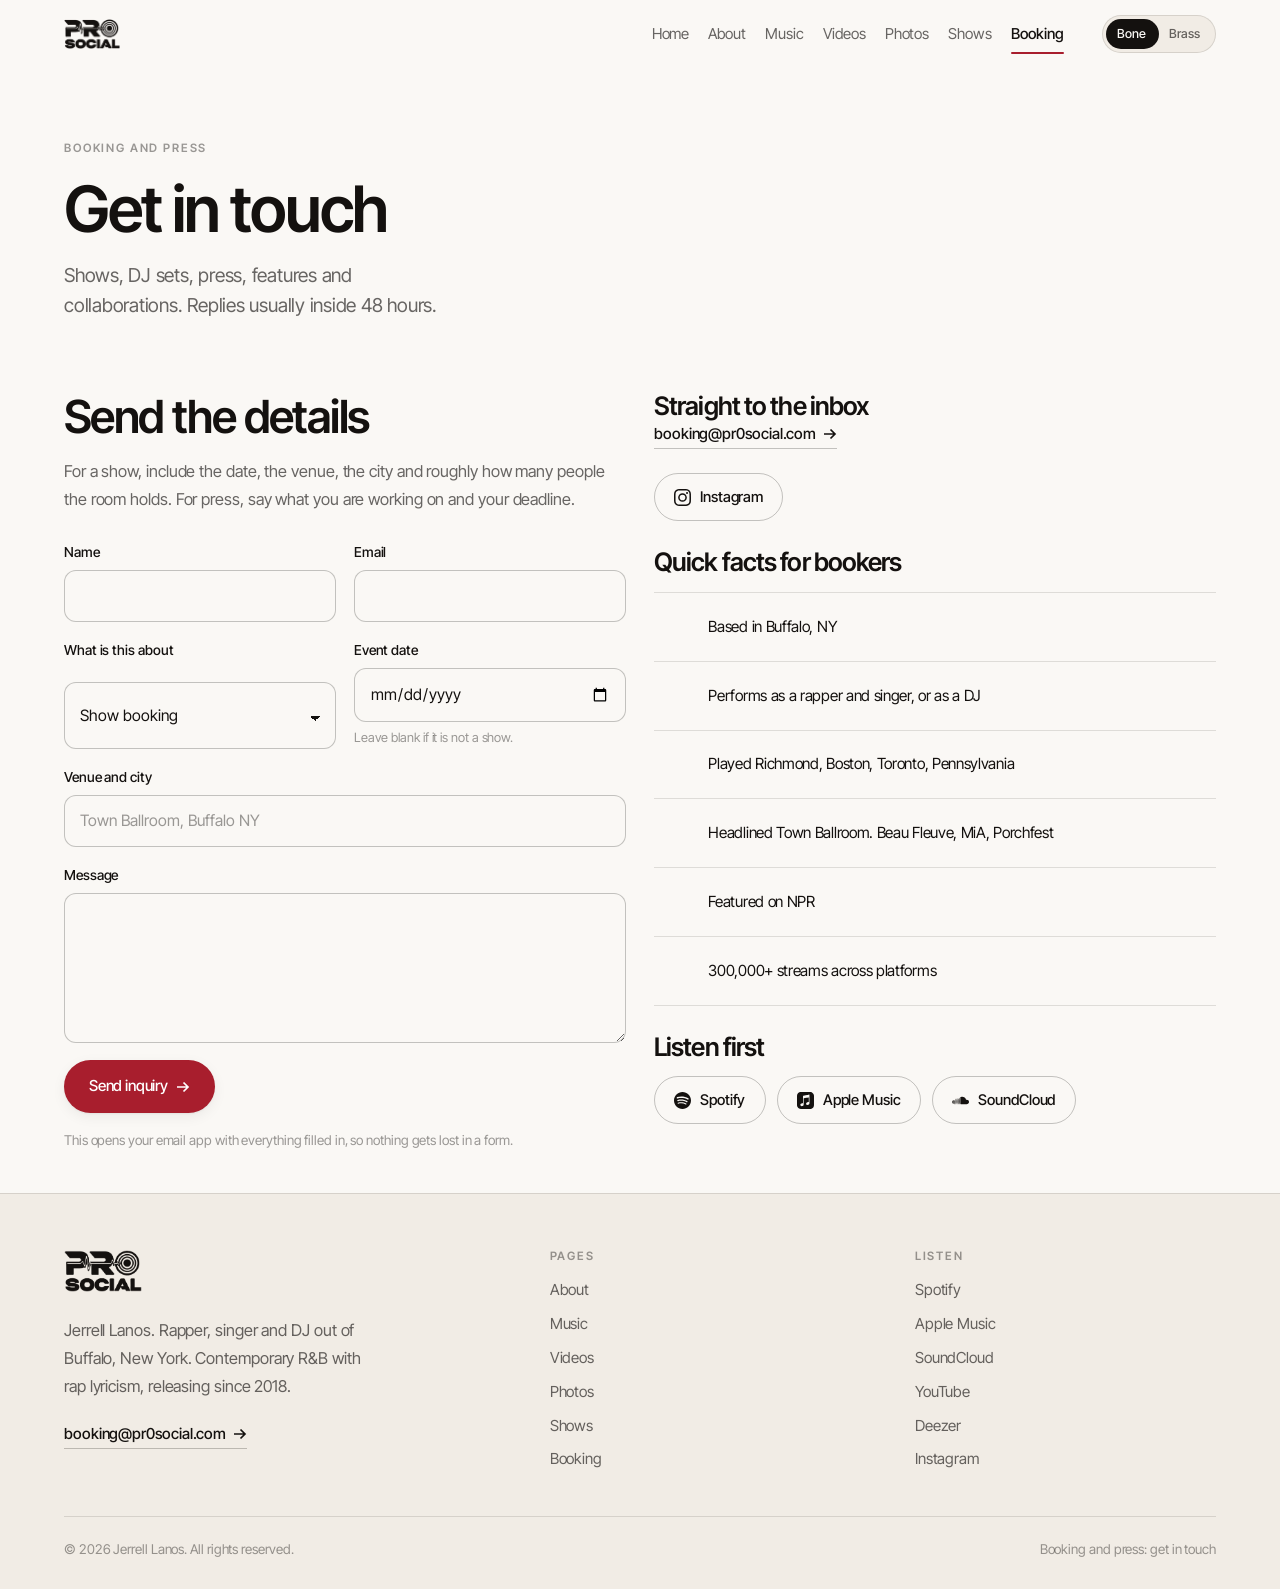
<file: contact.html>
<!DOCTYPE html>
<html lang="en">
<head>
<meta charset="utf-8">
<meta name="viewport" content="width=device-width, initial-scale=1">
<title>Booking | Pr0 Social</title>
<meta name="description" content="Book Pr0 Social for concerts, festivals, private events and DJ sets. Press and collaboration inquiries welcome.">
<link rel="canonical" href="https://klientohq.github.io/Jerrell_Website/contact.html">
<meta property="og:type" content="website">
<meta property="og:site_name" content="Pr0 Social">
<meta property="og:title" content="Booking | Pr0 Social">
<meta property="og:description" content="Book Pr0 Social for concerts, festivals, private events and DJ sets. Press and collaboration inquiries welcome.">
<meta property="og:url" content="https://klientohq.github.io/Jerrell_Website/contact.html">
<meta property="og:image" content="https://klientohq.github.io/Jerrell_Website/assets/opt/photo-06-1600.jpg">
<meta name="twitter:card" content="summary_large_image">
<meta name="theme-color" content="#faf8f5" media="(prefers-color-scheme: light)">
<link rel="icon" href="assets/opt/logo-400.jpg">
<link rel="apple-touch-icon" href="assets/opt/logo-400.jpg">
<link rel="preconnect" href="https://fonts.googleapis.com">
<link rel="preconnect" href="https://fonts.gstatic.com" crossorigin>
<link rel="stylesheet" href="https://fonts.googleapis.com/css2?family=Inter+Tight:wght@400;500;600;700&display=swap">
<link rel="stylesheet" href="css/style.css">
<script>(function(){document.documentElement.classList.add("js");try{var t=localStorage.getItem("pr0-theme");if(t==="brass")document.documentElement.setAttribute("data-theme","brass");}catch(e){}})();</script>
</head>
<body>
<a class="skip" href="#main">Skip to content</a>
<header class="header">
  <div class="wrap header__in">
    <a class="brand" href="index.html" aria-label="Pr0 Social, home">
      <img class="brand__dark" src="assets/opt/logomark-dark.png" alt="Pr0 Social" width="56" height="30">
      <img class="brand__light" src="assets/opt/logomark-light.png" alt="Pr0 Social" width="56" height="30">
    </a>
    <nav class="nav" aria-label="Main"><a href="index.html">Home</a><a href="about.html">About</a><a href="music.html">Music</a><a href="videos.html">Videos</a><a href="gallery.html">Photos</a><a href="shows.html">Shows</a><a href="contact.html" aria-current="page">Booking</a></nav>
    <div class="hactions">
      <div class="tsw" role="group" aria-label="Colour theme">
        <span class="tsw__thumb" aria-hidden="true"></span>
        <button type="button" data-mode="bone" aria-pressed="true">Bone</button>
        <button type="button" data-mode="brass" aria-pressed="false">Brass</button>
      </div>
      <button class="navtoggle" type="button" aria-label="Menu" aria-expanded="false" aria-controls="nav"><span></span></button>
    </div>
  </div>
</header>
<main id="main">

<section class="wrap phead">
  <span class="eyebrow reveal">Booking and press</span>
  <h1 class="t-display reveal" style="--d:60ms">Get in touch</h1>
  <p class="lede reveal" style="--d:120ms">Shows, DJ sets, press, features and collaborations. Replies usually inside 48 hours.</p>
</section>

<section class="section section--tight">
  <div class="wrap">
    <div class="grid grid--2">
      <div class="reveal">
        <h2 class="t-section">Send the details</h2>
        <p class="copy mt-s">For a show, include the date, the venue, the city and roughly how many people the room holds. For press, say what you are working on and your deadline.</p>

        <form class="form mt-m" id="bookform" data-to="booking@pr0social.com" novalidate>
          <div class="form__2">
            <div class="field">
              <label for="f-name">Name</label>
              <input id="f-name" name="name" type="text" required autocomplete="name">
            </div>
            <div class="field">
              <label for="f-email">Email</label>
              <input id="f-email" name="email" type="email" required autocomplete="email">
            </div>
          </div>
          <div class="form__2">
            <div class="field">
              <label for="f-type">What is this about</label>
              <select id="f-type" name="type" required>
                <option value="Booking inquiry">Show booking</option>
                <option value="DJ set booking">DJ set booking</option>
                <option value="Press inquiry">Press or media</option>
                <option value="Collaboration">Collaboration</option>
                <option value="General inquiry">Something else</option>
              </select>
            </div>
            <div class="field">
              <label for="f-date">Event date</label>
              <input id="f-date" name="date" type="date">
              <span class="hint">Leave blank if it is not a show.</span>
            </div>
          </div>
          <div class="field">
            <label for="f-venue">Venue and city</label>
            <input id="f-venue" name="venue" type="text" placeholder="Town Ballroom, Buffalo NY">
          </div>
          <div class="field">
            <label for="f-msg">Message</label>
            <textarea id="f-msg" name="message" required></textarea>
          </div>
          <div class="btnrow">
            <button class="btn btn--accent" type="submit">Send inquiry<svg class="arw" width="14" height="14" viewBox="0 0 14 14" fill="none" stroke="currentColor" stroke-width="1.7" aria-hidden="true"><path d="M1 7h11M7.5 2.5L12 7l-4.5 4.5"/></svg></button>
          </div>
          <p class="formnote">This opens your email app with everything filled in, so nothing gets lost in a form.</p>
        </form>
      </div>

      <div class="reveal" style="--d:90ms">
        <div class="card">
          <h2 class="t-card">Straight to the inbox</h2>
          <p class="card__k"><a class="tlink" href="mailto:booking@pr0social.com">booking@pr0social.com<svg class="arw" width="14" height="14" viewBox="0 0 14 14" fill="none" stroke="currentColor" stroke-width="1.7" aria-hidden="true"><path d="M1 7h11M7.5 2.5L12 7l-4.5 4.5"/></svg></a></p>
          <div class="plats" style="margin-top:1.5rem">
            <a class="plat" href="https://www.instagram.com/prettypr0social/" target="_blank" rel="noopener"><svg aria-hidden="true" focusable="false" fill="currentColor" viewBox="0 0 24 24" xmlns="http://www.w3.org/2000/svg"><path d="M7.0301.084c-1.2768.0602-2.1487.264-2.911.5634-.7888.3075-1.4575.72-2.1228 1.3877-.6652.6677-1.075 1.3368-1.3802 2.127-.2954.7638-.4956 1.6365-.552 2.914-.0564 1.2775-.0689 1.6882-.0626 4.947.0062 3.2586.0206 3.6671.0825 4.9473.061 1.2765.264 2.1482.5635 2.9107.308.7889.72 1.4573 1.388 2.1228.6679.6655 1.3365 1.0743 2.1285 1.38.7632.295 1.6361.4961 2.9134.552 1.2773.056 1.6884.069 4.9462.0627 3.2578-.0062 3.668-.0207 4.9478-.0814 1.28-.0607 2.147-.2652 2.9098-.5633.7889-.3086 1.4578-.72 2.1228-1.3881.665-.6682 1.0745-1.3378 1.3795-2.1284.2957-.7632.4966-1.636.552-2.9124.056-1.2809.0692-1.6898.063-4.948-.0063-3.2583-.021-3.6668-.0817-4.9465-.0607-1.2797-.264-2.1487-.5633-2.9117-.3084-.7889-.72-1.4568-1.3876-2.1228C21.2982 1.33 20.628.9208 19.8378.6165 19.074.321 18.2017.1197 16.9244.0645 15.6471.0093 15.236-.005 11.977.0014 8.718.0076 8.31.0215 7.0301.0839m.1402 21.6932c-1.17-.0509-1.8053-.2453-2.2287-.408-.5606-.216-.96-.4771-1.3819-.895-.422-.4178-.6811-.8186-.9-1.378-.1644-.4234-.3624-1.058-.4171-2.228-.0595-1.2645-.072-1.6442-.079-4.848-.007-3.2037.0053-3.583.0607-4.848.05-1.169.2456-1.805.408-2.2282.216-.5613.4762-.96.895-1.3816.4188-.4217.8184-.6814 1.3783-.9003.423-.1651 1.0575-.3614 2.227-.4171 1.2655-.06 1.6447-.072 4.848-.079 3.2033-.007 3.5835.005 4.8495.0608 1.169.0508 1.8053.2445 2.228.408.5608.216.96.4754 1.3816.895.4217.4194.6816.8176.9005 1.3787.1653.4217.3617 1.056.4169 2.2263.0602 1.2655.0739 1.645.0796 4.848.0058 3.203-.0055 3.5834-.061 4.848-.051 1.17-.245 1.8055-.408 2.2294-.216.5604-.4763.96-.8954 1.3814-.419.4215-.8181.6811-1.3783.9-.4224.1649-1.0577.3617-2.2262.4174-1.2656.0595-1.6448.072-4.8493.079-3.2045.007-3.5825-.006-4.848-.0608M16.953 5.5864A1.44 1.44 0 1 0 18.39 4.144a1.44 1.44 0 0 0-1.437 1.4424M5.8385 12.012c.0067 3.4032 2.7706 6.1557 6.173 6.1493 3.4026-.0065 6.157-2.7701 6.1506-6.1733-.0065-3.4032-2.771-6.1565-6.174-6.1498-3.403.0067-6.156 2.771-6.1496 6.1738M8 12.0077a4 4 0 1 1 4.008 3.9921A3.9996 3.9996 0 0 1 8 12.0077"/></svg>Instagram</a>
          </div>
        </div>

        <div class="card" style="margin-top:var(--gap)">
          <h2 class="t-card">Quick facts for bookers</h2>
          <div class="rows" style="margin-top:1rem">
            <div class="row"><span class="row__i"></span><span class="row__t" style="font-weight:400;font-size:.96rem">Based in Buffalo, NY</span><span class="row__e"></span></div>
            <div class="row"><span class="row__i"></span><span class="row__t" style="font-weight:400;font-size:.96rem">Performs as a rapper and singer, or as a DJ</span><span class="row__e"></span></div>
            <div class="row"><span class="row__i"></span><span class="row__t" style="font-weight:400;font-size:.96rem">Played Richmond, Boston, Toronto, Pennsylvania</span><span class="row__e"></span></div>
            <div class="row"><span class="row__i"></span><span class="row__t" style="font-weight:400;font-size:.96rem">Headlined Town Ballroom. Beau Fleuve, MiA, Porchfest</span><span class="row__e"></span></div>
            <div class="row"><span class="row__i"></span><span class="row__t" style="font-weight:400;font-size:.96rem">Featured on NPR</span><span class="row__e"></span></div>
            <div class="row"><span class="row__i"></span><span class="row__t" style="font-weight:400;font-size:.96rem">300,000+ streams across platforms</span><span class="row__e"></span></div>
          </div>
        </div>

        <div class="card" style="margin-top:var(--gap)">
          <h2 class="t-card">Listen first</h2>
          <div class="plats" style="margin-top:1rem">
            <a class="plat" href="https://open.spotify.com/artist/4GrmZ6RJ3gzy5oI4p4Z63U" target="_blank" rel="noopener"><svg aria-hidden="true" focusable="false" fill="currentColor" viewBox="0 0 24 24" xmlns="http://www.w3.org/2000/svg"><path d="M12 0C5.4 0 0 5.4 0 12s5.4 12 12 12 12-5.4 12-12S18.66 0 12 0zm5.521 17.34c-.24.359-.66.48-1.021.24-2.82-1.74-6.36-2.101-10.561-1.141-.418.122-.779-.179-.899-.539-.12-.421.18-.78.54-.9 4.56-1.021 8.52-.6 11.64 1.32.42.18.479.659.301 1.02zm1.44-3.3c-.301.42-.841.6-1.262.3-3.239-1.98-8.159-2.58-11.939-1.38-.479.12-1.02-.12-1.14-.6-.12-.48.12-1.021.6-1.141C9.6 9.9 15 10.561 18.72 12.84c.361.181.54.78.241 1.2zm.12-3.36C15.24 8.4 8.82 8.16 5.16 9.301c-.6.179-1.2-.181-1.38-.721-.18-.601.18-1.2.72-1.381 4.26-1.26 11.28-1.02 15.721 1.621.539.3.719 1.02.419 1.56-.299.421-1.02.599-1.559.3z"/></svg>Spotify</a><a class="plat" href="https://music.apple.com/us/artist/pr0-social/1381566556" target="_blank" rel="noopener"><svg aria-hidden="true" focusable="false" fill="currentColor" viewBox="0 0 24 24" xmlns="http://www.w3.org/2000/svg"><path d="M23.994 6.124a9.23 9.23 0 00-.24-2.19c-.317-1.31-1.062-2.31-2.18-3.043a5.022 5.022 0 00-1.877-.726 10.496 10.496 0 00-1.564-.15c-.04-.003-.083-.01-.124-.013H5.986c-.152.01-.303.017-.455.026-.747.043-1.49.123-2.193.4-1.336.53-2.3 1.452-2.865 2.78-.192.448-.292.925-.363 1.408-.056.392-.088.785-.1 1.18 0 .032-.007.062-.01.093v12.223c.01.14.017.283.027.424.05.815.154 1.624.497 2.373.65 1.42 1.738 2.353 3.234 2.801.42.127.856.187 1.293.228.555.053 1.11.06 1.667.06h11.03a12.5 12.5 0 001.57-.1c.822-.106 1.596-.35 2.295-.81a5.046 5.046 0 001.88-2.207c.186-.42.293-.87.37-1.324.113-.675.138-1.358.137-2.04-.002-3.8 0-7.595-.003-11.393zm-6.423 3.99v5.712c0 .417-.058.827-.244 1.206-.29.59-.76.962-1.388 1.14-.35.1-.706.157-1.07.173-.95.045-1.773-.6-1.943-1.536a1.88 1.88 0 011.038-2.022c.323-.16.67-.25 1.018-.324.378-.082.758-.153 1.134-.24.274-.063.457-.23.51-.516a.904.904 0 00.02-.193c0-1.815 0-3.63-.002-5.443a.725.725 0 00-.026-.185c-.04-.15-.15-.243-.304-.234-.16.01-.318.035-.475.066-.76.15-1.52.303-2.28.456l-2.325.47-1.374.278c-.016.003-.032.01-.048.013-.277.077-.377.203-.39.49-.002.042 0 .086 0 .13-.002 2.602 0 5.204-.003 7.805 0 .42-.047.836-.215 1.227-.278.64-.77 1.04-1.434 1.233-.35.1-.71.16-1.075.172-.96.036-1.755-.6-1.92-1.544-.14-.812.23-1.685 1.154-2.075.357-.15.73-.232 1.108-.31.287-.06.575-.116.86-.177.383-.083.583-.323.6-.714v-.15c0-2.96 0-5.922.002-8.882 0-.123.013-.25.042-.37.07-.285.273-.448.546-.518.255-.066.515-.112.774-.165.733-.15 1.466-.296 2.2-.444l2.27-.46c.67-.134 1.34-.27 2.01-.403.22-.043.442-.088.663-.106.31-.025.523.17.554.482.008.073.012.148.012.223.002 1.91.002 3.822 0 5.732z"/></svg>Apple Music</a><a class="plat" href="https://soundcloud.com/pr0social" target="_blank" rel="noopener"><svg aria-hidden="true" focusable="false" fill="currentColor" viewBox="0 0 24 24" xmlns="http://www.w3.org/2000/svg"><path d="M23.999 14.165c-.052 1.796-1.612 3.169-3.4 3.169h-8.18a.68.68 0 0 1-.675-.683V7.862a.747.747 0 0 1 .452-.724s.75-.513 2.333-.513a5.364 5.364 0 0 1 2.763.755 5.433 5.433 0 0 1 2.57 3.54c.282-.08.574-.121.868-.12.884 0 1.73.358 2.347.992s.948 1.49.922 2.373ZM10.721 8.421c.247 2.98.427 5.697 0 8.672a.264.264 0 0 1-.53 0c-.395-2.946-.22-5.718 0-8.672a.264.264 0 0 1 .53 0ZM9.072 9.448c.285 2.659.37 4.986-.006 7.655a.277.277 0 0 1-.55 0c-.331-2.63-.256-5.02 0-7.655a.277.277 0 0 1 .556 0Zm-1.663-.257c.27 2.726.39 5.171 0 7.904a.266.266 0 0 1-.532 0c-.38-2.69-.257-5.21 0-7.904a.266.266 0 0 1 .532 0Zm-1.647.77a26.108 26.108 0 0 1-.008 7.147.272.272 0 0 1-.542 0 27.955 27.955 0 0 1 0-7.147.275.275 0 0 1 .55 0Zm-1.67 1.769c.421 1.865.228 3.5-.029 5.388a.257.257 0 0 1-.514 0c-.21-1.858-.398-3.549 0-5.389a.272.272 0 0 1 .543 0Zm-1.655-.273c.388 1.897.26 3.508-.01 5.412-.026.28-.514.283-.54 0-.244-1.878-.347-3.54-.01-5.412a.283.283 0 0 1 .56 0Zm-1.668.911c.4 1.268.257 2.292-.026 3.572a.257.257 0 0 1-.514 0c-.241-1.262-.354-2.312-.023-3.572a.283.283 0 0 1 .563 0Z"/></svg>SoundCloud</a>
          </div>
        </div>
      </div>
    </div>
  </div>
</section>
</main>
<footer class="footer">
  <div class="wrap">
    <div class="footer__top">
      <div>
        <a class="brand brand--lg" href="index.html" aria-label="Pr0 Social, home">
          <img class="brand__dark" src="assets/opt/logomark-dark.png" alt="Pr0 Social" width="78" height="42">
          <img class="brand__light" src="assets/opt/logomark-light.png" alt="Pr0 Social" width="78" height="42">
        </a>
        <p class="copy" style="margin-top:1rem;max-width:34ch">Jerrell Lanos. Rapper, singer and DJ out of Buffalo, New York. Contemporary R&amp;B with rap lyricism, releasing since 2018.</p>
        <p style="margin-top:1.25rem"><a class="tlink" href="mailto:booking@pr0social.com">booking@pr0social.com<svg class="arw" width="14" height="14" viewBox="0 0 14 14" fill="none" stroke="currentColor" stroke-width="1.7" aria-hidden="true"><path d="M1 7h11M7.5 2.5L12 7l-4.5 4.5"/></svg></a></p>
      </div>
      <div>
        <h3>Pages</h3>
        <nav class="footer__links" aria-label="Footer"><a href="about.html">About</a><a href="music.html">Music</a><a href="videos.html">Videos</a><a href="gallery.html">Photos</a><a href="shows.html">Shows</a><a href="contact.html">Booking</a></nav>
      </div>
      <div>
        <h3>Listen</h3>
        <div class="footer__links"><a href="https://open.spotify.com/artist/4GrmZ6RJ3gzy5oI4p4Z63U" target="_blank" rel="noopener">Spotify</a><a href="https://music.apple.com/us/artist/pr0-social/1381566556" target="_blank" rel="noopener">Apple Music</a><a href="https://soundcloud.com/pr0social" target="_blank" rel="noopener">SoundCloud</a><a href="https://www.youtube.com/channel/UC-7JeAdJZiXaNKRxtAwQQIw" target="_blank" rel="noopener">YouTube</a><a href="https://www.deezer.com/en/artist/56472262" target="_blank" rel="noopener">Deezer</a><a href="https://www.instagram.com/prettypr0social/" target="_blank" rel="noopener">Instagram</a></div>
      </div>
    </div>
    <div class="footer__bot">
      <span>&copy; 2026 Jerrell Lanos. All rights reserved.</span>
      <span>Booking and press: <a href="contact.html">get in touch</a></span>
    </div>
  </div>
</footer>
<div class="modal" id="modal" aria-hidden="true" role="dialog" aria-modal="true">
  <div class="modal__box"></div>
</div>
<script src="js/main.js"></script>
</body>
</html>
</file>
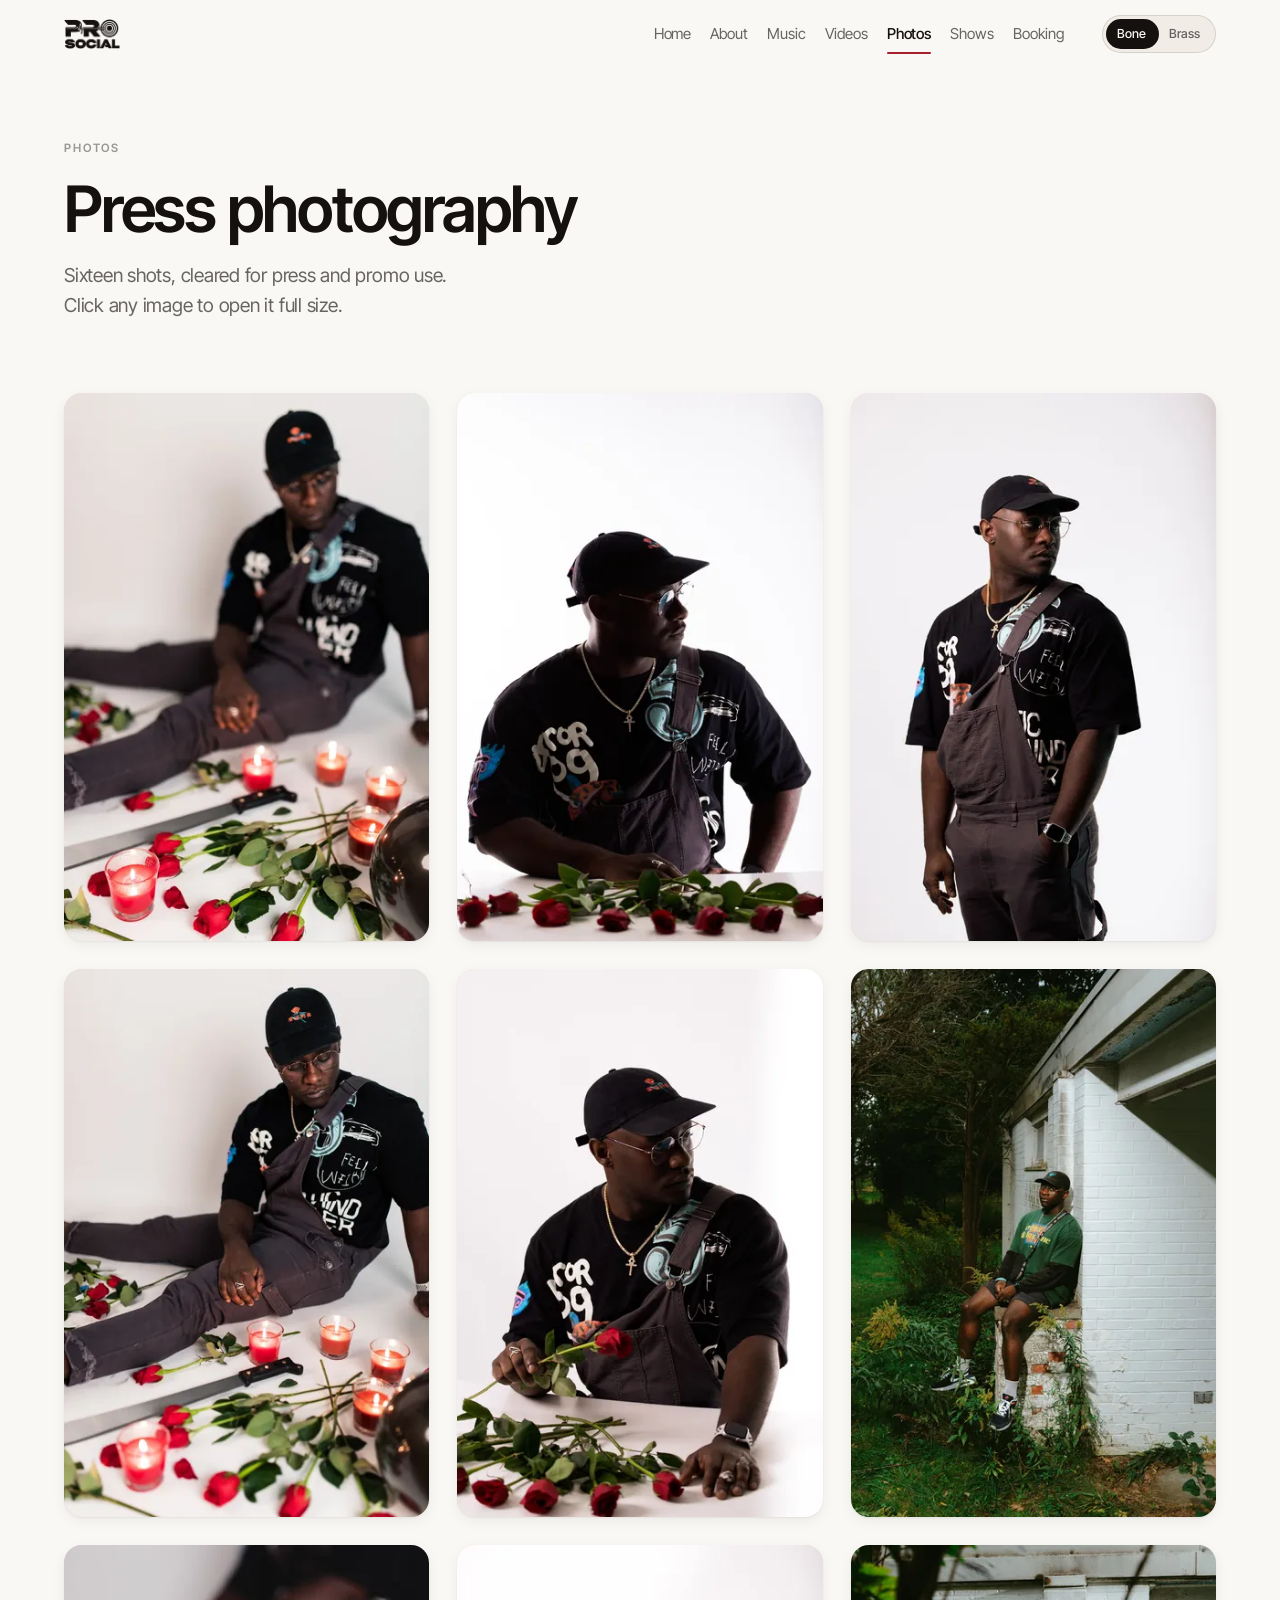
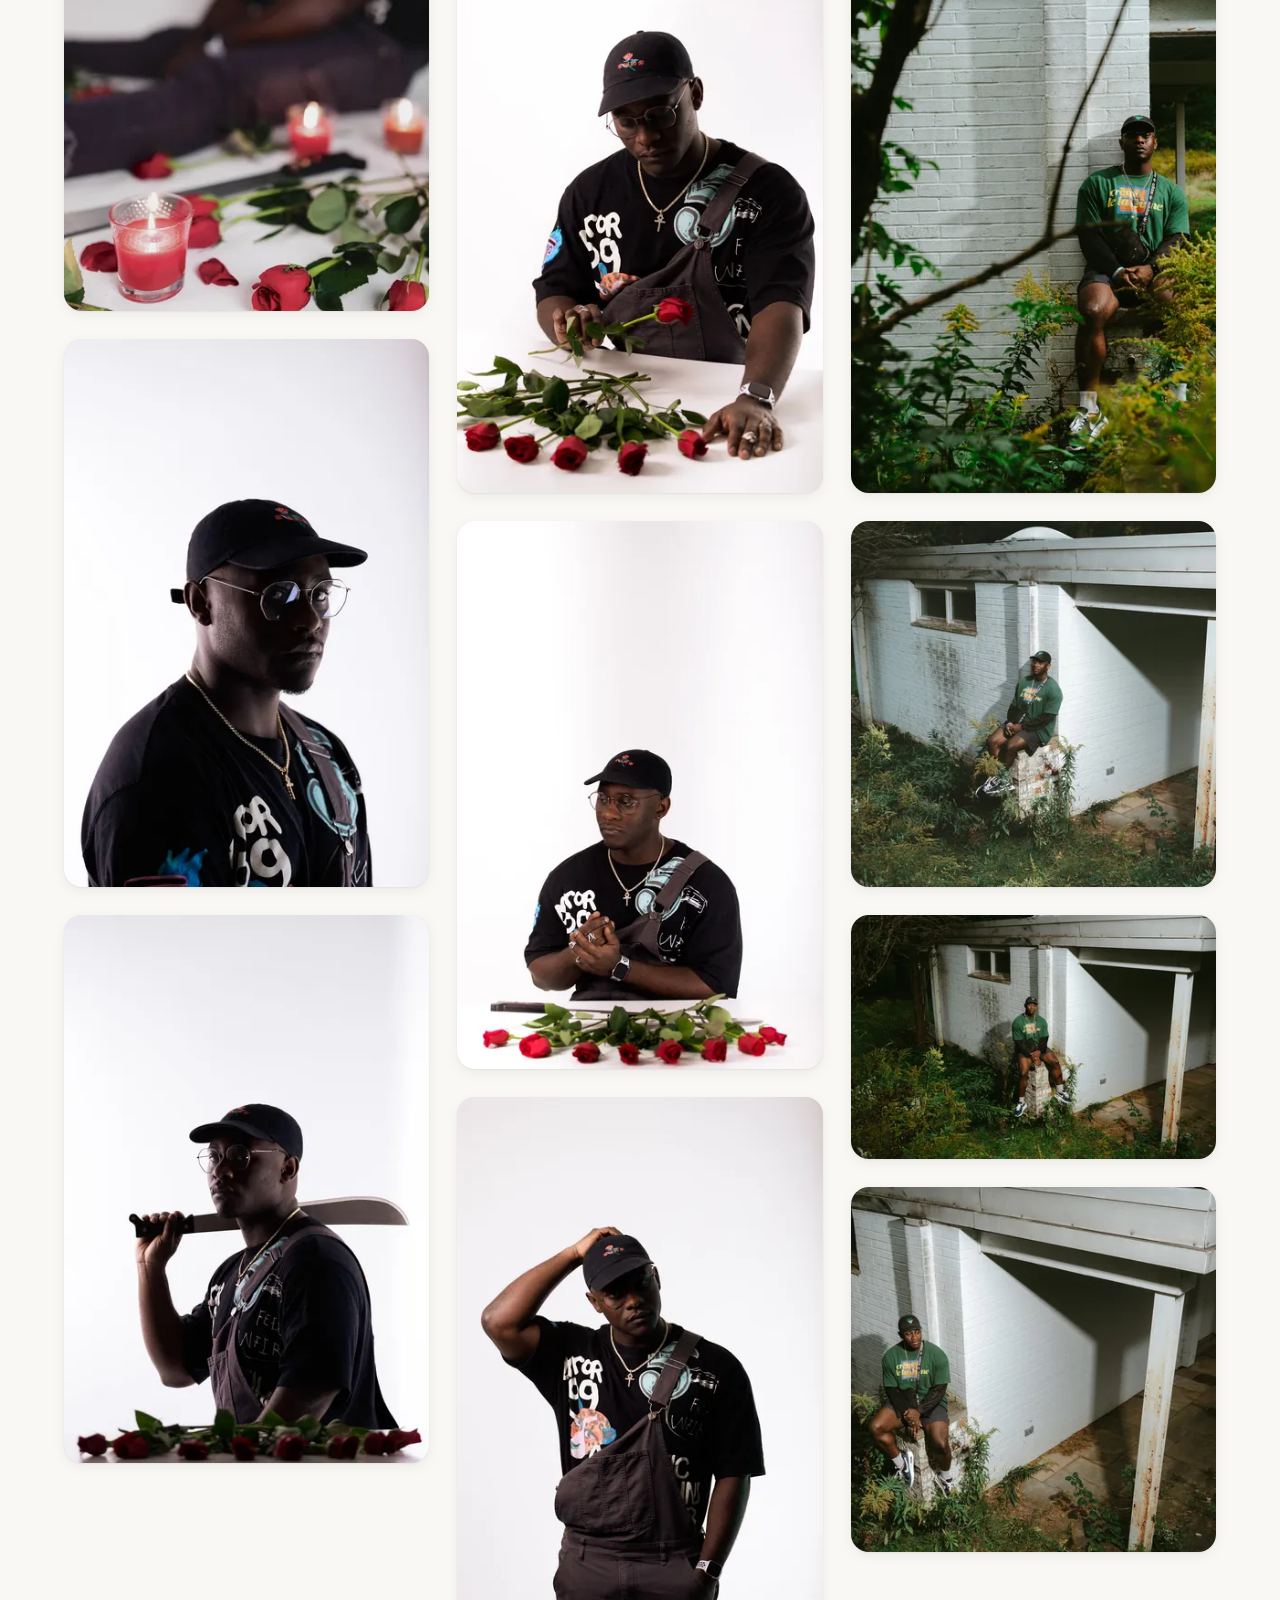
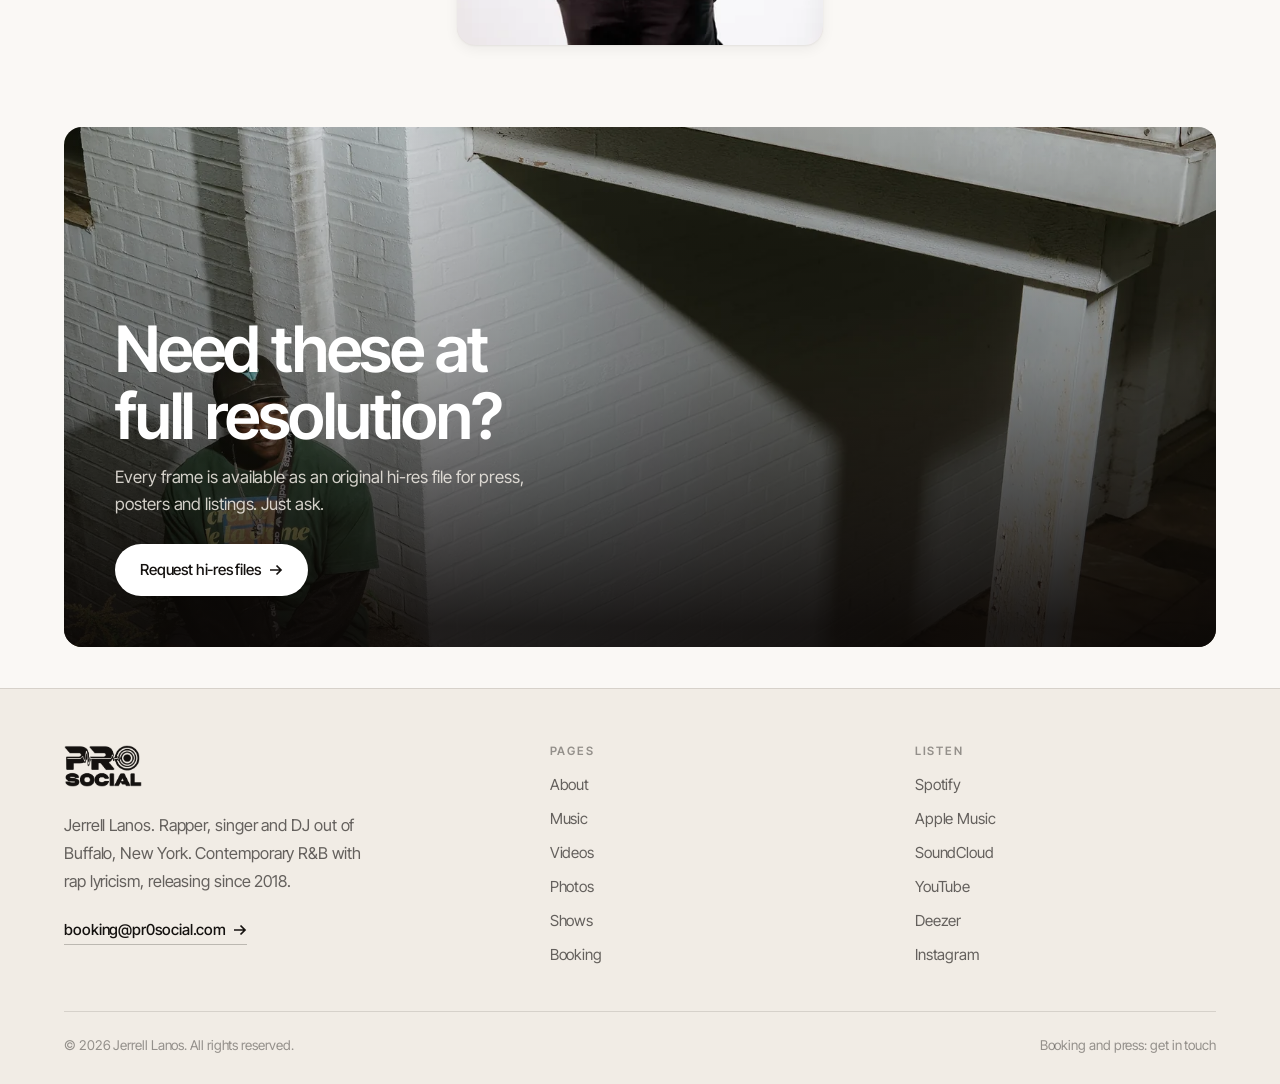
<file: gallery.html>
<!DOCTYPE html>
<html lang="en">
<head>
<meta charset="utf-8">
<meta name="viewport" content="width=device-width, initial-scale=1">
<title>Press Photos | Pr0 Social</title>
<meta name="description" content="Sixteen press and promo photos of Pr0 Social, cleared for media use and available at full resolution.">
<link rel="canonical" href="https://klientohq.github.io/Jerrell_Website/gallery.html">
<meta property="og:type" content="website">
<meta property="og:site_name" content="Pr0 Social">
<meta property="og:title" content="Press Photos | Pr0 Social">
<meta property="og:description" content="Sixteen press and promo photos of Pr0 Social, cleared for media use and available at full resolution.">
<meta property="og:url" content="https://klientohq.github.io/Jerrell_Website/gallery.html">
<meta property="og:image" content="https://klientohq.github.io/Jerrell_Website/assets/opt/photo-07-1600.jpg">
<meta name="twitter:card" content="summary_large_image">
<meta name="theme-color" content="#faf8f5" media="(prefers-color-scheme: light)">
<link rel="icon" href="assets/opt/logo-400.jpg">
<link rel="apple-touch-icon" href="assets/opt/logo-400.jpg">
<link rel="preconnect" href="https://fonts.googleapis.com">
<link rel="preconnect" href="https://fonts.gstatic.com" crossorigin>
<link rel="stylesheet" href="https://fonts.googleapis.com/css2?family=Inter+Tight:wght@400;500;600;700&display=swap">
<link rel="stylesheet" href="css/style.css">
<script>(function(){document.documentElement.classList.add("js");try{var t=localStorage.getItem("pr0-theme");if(t==="brass")document.documentElement.setAttribute("data-theme","brass");}catch(e){}})();</script>
</head>
<body>
<a class="skip" href="#main">Skip to content</a>
<header class="header">
  <div class="wrap header__in">
    <a class="brand" href="index.html" aria-label="Pr0 Social, home">
      <img class="brand__dark" src="assets/opt/logomark-dark.png" alt="Pr0 Social" width="56" height="30">
      <img class="brand__light" src="assets/opt/logomark-light.png" alt="Pr0 Social" width="56" height="30">
    </a>
    <nav class="nav" aria-label="Main"><a href="index.html">Home</a><a href="about.html">About</a><a href="music.html">Music</a><a href="videos.html">Videos</a><a href="gallery.html" aria-current="page">Photos</a><a href="shows.html">Shows</a><a href="contact.html">Booking</a></nav>
    <div class="hactions">
      <div class="tsw" role="group" aria-label="Colour theme">
        <span class="tsw__thumb" aria-hidden="true"></span>
        <button type="button" data-mode="bone" aria-pressed="true">Bone</button>
        <button type="button" data-mode="brass" aria-pressed="false">Brass</button>
      </div>
      <button class="navtoggle" type="button" aria-label="Menu" aria-expanded="false" aria-controls="nav"><span></span></button>
    </div>
  </div>
</header>
<main id="main">

<section class="wrap phead">
  <span class="eyebrow reveal">Photos</span>
  <h1 class="t-display reveal" style="--d:60ms">Press photography</h1>
  <p class="lede reveal" style="--d:120ms">Sixteen shots, cleared for press and promo use. Click any image to open it full size.</p>
</section>

<section class="section section--tight">
  <div class="wrap">
    <div class="masonry">
      <figure class="reveal" style="--d:0ms" data-photo="assets/opt/photo-01-1600.jpg" data-title="Pr0 Social press photo" role="button" tabindex="0" aria-label="Open press photo full size"><picture><source type="image/webp" srcset="assets/opt/photo-01-400.webp 400w, assets/opt/photo-01-800.webp 800w, assets/opt/photo-01-1600.webp 1600w" sizes="(max-width:560px) 92vw, (max-width:900px) 46vw, 30vw"><img src="assets/opt/photo-01-1600.jpg" srcset="assets/opt/photo-01-400.jpg 400w, assets/opt/photo-01-800.jpg 800w, assets/opt/photo-01-1600.jpg 1600w" sizes="(max-width:560px) 92vw, (max-width:900px) 46vw, 30vw" alt="Pr0 Social press photo" class="" loading="lazy" decoding="async"></picture></figure><figure class="reveal" style="--d:70ms" data-photo="assets/opt/photo-02-1600.jpg" data-title="Pr0 Social press photo" role="button" tabindex="0" aria-label="Open press photo full size"><picture><source type="image/webp" srcset="assets/opt/photo-02-400.webp 400w, assets/opt/photo-02-800.webp 800w, assets/opt/photo-02-1600.webp 1600w" sizes="(max-width:560px) 92vw, (max-width:900px) 46vw, 30vw"><img src="assets/opt/photo-02-1600.jpg" srcset="assets/opt/photo-02-400.jpg 400w, assets/opt/photo-02-800.jpg 800w, assets/opt/photo-02-1600.jpg 1600w" sizes="(max-width:560px) 92vw, (max-width:900px) 46vw, 30vw" alt="Pr0 Social press photo" class="" loading="lazy" decoding="async"></picture></figure><figure class="reveal" style="--d:140ms" data-photo="assets/opt/photo-03-1600.jpg" data-title="Pr0 Social press photo" role="button" tabindex="0" aria-label="Open press photo full size"><picture><source type="image/webp" srcset="assets/opt/photo-03-400.webp 400w, assets/opt/photo-03-800.webp 800w, assets/opt/photo-03-1600.webp 1600w" sizes="(max-width:560px) 92vw, (max-width:900px) 46vw, 30vw"><img src="assets/opt/photo-03-1600.jpg" srcset="assets/opt/photo-03-400.jpg 400w, assets/opt/photo-03-800.jpg 800w, assets/opt/photo-03-1600.jpg 1600w" sizes="(max-width:560px) 92vw, (max-width:900px) 46vw, 30vw" alt="Pr0 Social press photo" class="" loading="lazy" decoding="async"></picture></figure><figure class="reveal" style="--d:0ms" data-photo="assets/opt/photo-04-1600.jpg" data-title="Pr0 Social press photo" role="button" tabindex="0" aria-label="Open press photo full size"><picture><source type="image/webp" srcset="assets/opt/photo-04-400.webp 400w, assets/opt/photo-04-800.webp 800w, assets/opt/photo-04-1600.webp 1600w" sizes="(max-width:560px) 92vw, (max-width:900px) 46vw, 30vw"><img src="assets/opt/photo-04-1600.jpg" srcset="assets/opt/photo-04-400.jpg 400w, assets/opt/photo-04-800.jpg 800w, assets/opt/photo-04-1600.jpg 1600w" sizes="(max-width:560px) 92vw, (max-width:900px) 46vw, 30vw" alt="Pr0 Social press photo" class="" loading="lazy" decoding="async"></picture></figure><figure class="reveal" style="--d:70ms" data-photo="assets/opt/photo-06-1600.jpg" data-title="Pr0 Social press photo" role="button" tabindex="0" aria-label="Open press photo full size"><picture><source type="image/webp" srcset="assets/opt/photo-06-400.webp 400w, assets/opt/photo-06-800.webp 800w, assets/opt/photo-06-1600.webp 1600w" sizes="(max-width:560px) 92vw, (max-width:900px) 46vw, 30vw"><img src="assets/opt/photo-06-1600.jpg" srcset="assets/opt/photo-06-400.jpg 400w, assets/opt/photo-06-800.jpg 800w, assets/opt/photo-06-1600.jpg 1600w" sizes="(max-width:560px) 92vw, (max-width:900px) 46vw, 30vw" alt="Pr0 Social press photo" class="" loading="lazy" decoding="async"></picture></figure><figure class="reveal" style="--d:140ms" data-photo="assets/opt/photo-07-1600.jpg" data-title="Pr0 Social press photo" role="button" tabindex="0" aria-label="Open press photo full size"><picture><source type="image/webp" srcset="assets/opt/photo-07-400.webp 400w, assets/opt/photo-07-800.webp 800w, assets/opt/photo-07-1600.webp 1600w" sizes="(max-width:560px) 92vw, (max-width:900px) 46vw, 30vw"><img src="assets/opt/photo-07-1600.jpg" srcset="assets/opt/photo-07-400.jpg 400w, assets/opt/photo-07-800.jpg 800w, assets/opt/photo-07-1600.jpg 1600w" sizes="(max-width:560px) 92vw, (max-width:900px) 46vw, 30vw" alt="Pr0 Social press photo" class="" loading="lazy" decoding="async"></picture></figure><figure class="reveal" style="--d:0ms" data-photo="assets/opt/photo-10-1600.jpg" data-title="Pr0 Social press photo" role="button" tabindex="0" aria-label="Open press photo full size"><picture><source type="image/webp" srcset="assets/opt/photo-10-400.webp 400w, assets/opt/photo-10-800.webp 800w, assets/opt/photo-10-1600.webp 1600w" sizes="(max-width:560px) 92vw, (max-width:900px) 46vw, 30vw"><img src="assets/opt/photo-10-1600.jpg" srcset="assets/opt/photo-10-400.jpg 400w, assets/opt/photo-10-800.jpg 800w, assets/opt/photo-10-1600.jpg 1600w" sizes="(max-width:560px) 92vw, (max-width:900px) 46vw, 30vw" alt="Pr0 Social press photo" class="" loading="lazy" decoding="async"></picture></figure><figure class="reveal" style="--d:70ms" data-photo="assets/opt/photo-11-1600.jpg" data-title="Pr0 Social press photo" role="button" tabindex="0" aria-label="Open press photo full size"><picture><source type="image/webp" srcset="assets/opt/photo-11-400.webp 400w, assets/opt/photo-11-800.webp 800w, assets/opt/photo-11-1600.webp 1600w" sizes="(max-width:560px) 92vw, (max-width:900px) 46vw, 30vw"><img src="assets/opt/photo-11-1600.jpg" srcset="assets/opt/photo-11-400.jpg 400w, assets/opt/photo-11-800.jpg 800w, assets/opt/photo-11-1600.jpg 1600w" sizes="(max-width:560px) 92vw, (max-width:900px) 46vw, 30vw" alt="Pr0 Social press photo" class="" loading="lazy" decoding="async"></picture></figure><figure class="reveal" style="--d:140ms" data-photo="assets/opt/photo-12-1600.jpg" data-title="Pr0 Social press photo" role="button" tabindex="0" aria-label="Open press photo full size"><picture><source type="image/webp" srcset="assets/opt/photo-12-400.webp 400w, assets/opt/photo-12-800.webp 800w, assets/opt/photo-12-1600.webp 1600w" sizes="(max-width:560px) 92vw, (max-width:900px) 46vw, 30vw"><img src="assets/opt/photo-12-1600.jpg" srcset="assets/opt/photo-12-400.jpg 400w, assets/opt/photo-12-800.jpg 800w, assets/opt/photo-12-1600.jpg 1600w" sizes="(max-width:560px) 92vw, (max-width:900px) 46vw, 30vw" alt="Pr0 Social press photo" class="" loading="lazy" decoding="async"></picture></figure><figure class="reveal" style="--d:0ms" data-photo="assets/opt/photo-13-1600.jpg" data-title="Pr0 Social press photo" role="button" tabindex="0" aria-label="Open press photo full size"><picture><source type="image/webp" srcset="assets/opt/photo-13-400.webp 400w, assets/opt/photo-13-800.webp 800w, assets/opt/photo-13-1600.webp 1600w" sizes="(max-width:560px) 92vw, (max-width:900px) 46vw, 30vw"><img src="assets/opt/photo-13-1600.jpg" srcset="assets/opt/photo-13-400.jpg 400w, assets/opt/photo-13-800.jpg 800w, assets/opt/photo-13-1600.jpg 1600w" sizes="(max-width:560px) 92vw, (max-width:900px) 46vw, 30vw" alt="Pr0 Social press photo" class="" loading="lazy" decoding="async"></picture></figure><figure class="reveal" style="--d:70ms" data-photo="assets/opt/photo-15-1600.jpg" data-title="Pr0 Social press photo" role="button" tabindex="0" aria-label="Open press photo full size"><picture><source type="image/webp" srcset="assets/opt/photo-15-400.webp 400w, assets/opt/photo-15-800.webp 800w, assets/opt/photo-15-1600.webp 1600w" sizes="(max-width:560px) 92vw, (max-width:900px) 46vw, 30vw"><img src="assets/opt/photo-15-1600.jpg" srcset="assets/opt/photo-15-400.jpg 400w, assets/opt/photo-15-800.jpg 800w, assets/opt/photo-15-1600.jpg 1600w" sizes="(max-width:560px) 92vw, (max-width:900px) 46vw, 30vw" alt="Pr0 Social press photo" class="" loading="lazy" decoding="async"></picture></figure><figure class="reveal" style="--d:140ms" data-photo="assets/opt/photo-16-1600.jpg" data-title="Pr0 Social press photo" role="button" tabindex="0" aria-label="Open press photo full size"><picture><source type="image/webp" srcset="assets/opt/photo-16-400.webp 400w, assets/opt/photo-16-800.webp 800w, assets/opt/photo-16-1600.webp 1600w" sizes="(max-width:560px) 92vw, (max-width:900px) 46vw, 30vw"><img src="assets/opt/photo-16-1600.jpg" srcset="assets/opt/photo-16-400.jpg 400w, assets/opt/photo-16-800.jpg 800w, assets/opt/photo-16-1600.jpg 1600w" sizes="(max-width:560px) 92vw, (max-width:900px) 46vw, 30vw" alt="Pr0 Social press photo" class="" loading="lazy" decoding="async"></picture></figure><figure class="reveal" style="--d:0ms" data-photo="assets/opt/photo-17-1600.jpg" data-title="Pr0 Social press photo" role="button" tabindex="0" aria-label="Open press photo full size"><picture><source type="image/webp" srcset="assets/opt/photo-17-400.webp 400w, assets/opt/photo-17-800.webp 800w, assets/opt/photo-17-1600.webp 1600w" sizes="(max-width:560px) 92vw, (max-width:900px) 46vw, 30vw"><img src="assets/opt/photo-17-1600.jpg" srcset="assets/opt/photo-17-400.jpg 400w, assets/opt/photo-17-800.jpg 800w, assets/opt/photo-17-1600.jpg 1600w" sizes="(max-width:560px) 92vw, (max-width:900px) 46vw, 30vw" alt="Pr0 Social press photo" class="" loading="lazy" decoding="async"></picture></figure><figure class="reveal" style="--d:70ms" data-photo="assets/opt/photo-18-1600.jpg" data-title="Pr0 Social press photo" role="button" tabindex="0" aria-label="Open press photo full size"><picture><source type="image/webp" srcset="assets/opt/photo-18-400.webp 400w, assets/opt/photo-18-800.webp 800w, assets/opt/photo-18-1600.webp 1600w" sizes="(max-width:560px) 92vw, (max-width:900px) 46vw, 30vw"><img src="assets/opt/photo-18-1600.jpg" srcset="assets/opt/photo-18-400.jpg 400w, assets/opt/photo-18-800.jpg 800w, assets/opt/photo-18-1600.jpg 1600w" sizes="(max-width:560px) 92vw, (max-width:900px) 46vw, 30vw" alt="Pr0 Social press photo" class="" loading="lazy" decoding="async"></picture></figure><figure class="reveal" style="--d:140ms" data-photo="assets/opt/photo-19-1600.jpg" data-title="Pr0 Social press photo" role="button" tabindex="0" aria-label="Open press photo full size"><picture><source type="image/webp" srcset="assets/opt/photo-19-400.webp 400w, assets/opt/photo-19-800.webp 800w, assets/opt/photo-19-1600.webp 1600w" sizes="(max-width:560px) 92vw, (max-width:900px) 46vw, 30vw"><img src="assets/opt/photo-19-1600.jpg" srcset="assets/opt/photo-19-400.jpg 400w, assets/opt/photo-19-800.jpg 800w, assets/opt/photo-19-1600.jpg 1600w" sizes="(max-width:560px) 92vw, (max-width:900px) 46vw, 30vw" alt="Pr0 Social press photo" class="" loading="lazy" decoding="async"></picture></figure><figure class="reveal" style="--d:0ms" data-photo="assets/opt/photo-20-1600.jpg" data-title="Pr0 Social press photo" role="button" tabindex="0" aria-label="Open press photo full size"><picture><source type="image/webp" srcset="assets/opt/photo-20-400.webp 400w, assets/opt/photo-20-800.webp 800w, assets/opt/photo-20-1600.webp 1600w" sizes="(max-width:560px) 92vw, (max-width:900px) 46vw, 30vw"><img src="assets/opt/photo-20-1600.jpg" srcset="assets/opt/photo-20-400.jpg 400w, assets/opt/photo-20-800.jpg 800w, assets/opt/photo-20-1600.jpg 1600w" sizes="(max-width:560px) 92vw, (max-width:900px) 46vw, 30vw" alt="Pr0 Social press photo" class="" loading="lazy" decoding="async"></picture></figure>
    </div>
  </div>
</section>

<section class="section section--tight">
  <div class="wrap">
    <div class="banner reveal">
      <div class="banner__bg"><picture><source type="image/webp" srcset="assets/opt/photo-20-800.webp 800w, assets/opt/photo-20-1600.webp 1600w" sizes="100vw"><img src="assets/opt/photo-20-1600.jpg" srcset="assets/opt/photo-20-800.jpg 800w, assets/opt/photo-20-1600.jpg 1600w" sizes="100vw" alt="Pr0 Social" class="" loading="lazy" decoding="async"></picture></div>
      <div class="banner__in">
        <h2 class="t-display">Need these at full resolution?</h2>
        <p>Every frame is available as an original hi-res file for press, posters and listings. Just ask.</p>
        <div class="btnrow"><a class="btn btn--primary" href="contact.html">Request hi-res files<svg class="arw" width="14" height="14" viewBox="0 0 14 14" fill="none" stroke="currentColor" stroke-width="1.7" aria-hidden="true"><path d="M1 7h11M7.5 2.5L12 7l-4.5 4.5"/></svg></a></div>
      </div>
    </div>
  </div>
</section>

</main>
<footer class="footer">
  <div class="wrap">
    <div class="footer__top">
      <div>
        <a class="brand brand--lg" href="index.html" aria-label="Pr0 Social, home">
          <img class="brand__dark" src="assets/opt/logomark-dark.png" alt="Pr0 Social" width="78" height="42">
          <img class="brand__light" src="assets/opt/logomark-light.png" alt="Pr0 Social" width="78" height="42">
        </a>
        <p class="copy" style="margin-top:1rem;max-width:34ch">Jerrell Lanos. Rapper, singer and DJ out of Buffalo, New York. Contemporary R&amp;B with rap lyricism, releasing since 2018.</p>
        <p style="margin-top:1.25rem"><a class="tlink" href="mailto:booking@pr0social.com">booking@pr0social.com<svg class="arw" width="14" height="14" viewBox="0 0 14 14" fill="none" stroke="currentColor" stroke-width="1.7" aria-hidden="true"><path d="M1 7h11M7.5 2.5L12 7l-4.5 4.5"/></svg></a></p>
      </div>
      <div>
        <h3>Pages</h3>
        <nav class="footer__links" aria-label="Footer"><a href="about.html">About</a><a href="music.html">Music</a><a href="videos.html">Videos</a><a href="gallery.html">Photos</a><a href="shows.html">Shows</a><a href="contact.html">Booking</a></nav>
      </div>
      <div>
        <h3>Listen</h3>
        <div class="footer__links"><a href="https://open.spotify.com/artist/4GrmZ6RJ3gzy5oI4p4Z63U" target="_blank" rel="noopener">Spotify</a><a href="https://music.apple.com/us/artist/pr0-social/1381566556" target="_blank" rel="noopener">Apple Music</a><a href="https://soundcloud.com/pr0social" target="_blank" rel="noopener">SoundCloud</a><a href="https://www.youtube.com/channel/UC-7JeAdJZiXaNKRxtAwQQIw" target="_blank" rel="noopener">YouTube</a><a href="https://www.deezer.com/en/artist/56472262" target="_blank" rel="noopener">Deezer</a><a href="https://www.instagram.com/prettypr0social/" target="_blank" rel="noopener">Instagram</a></div>
      </div>
    </div>
    <div class="footer__bot">
      <span>&copy; 2026 Jerrell Lanos. All rights reserved.</span>
      <span>Booking and press: <a href="contact.html">get in touch</a></span>
    </div>
  </div>
</footer>
<div class="modal" id="modal" aria-hidden="true" role="dialog" aria-modal="true">
  <div class="modal__box"></div>
</div>
<script src="js/main.js"></script>
</body>
</html>
</file>
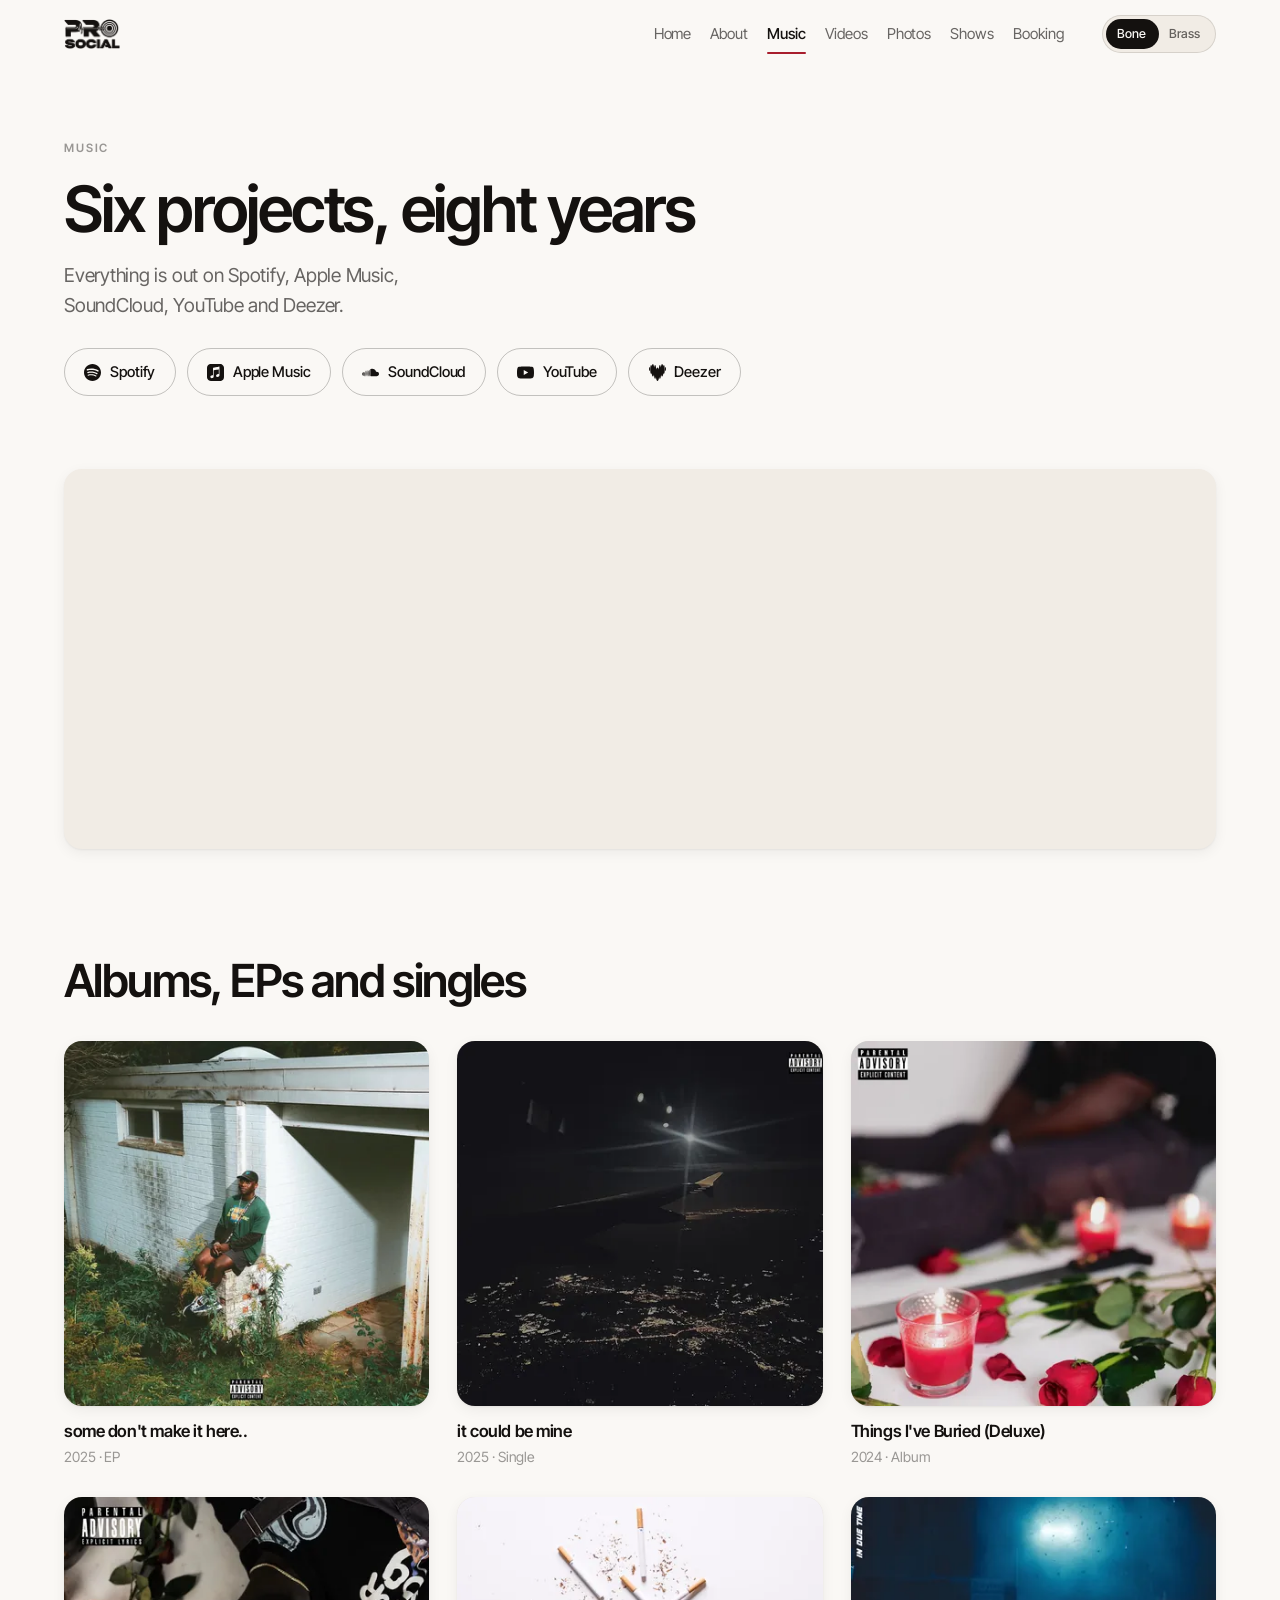
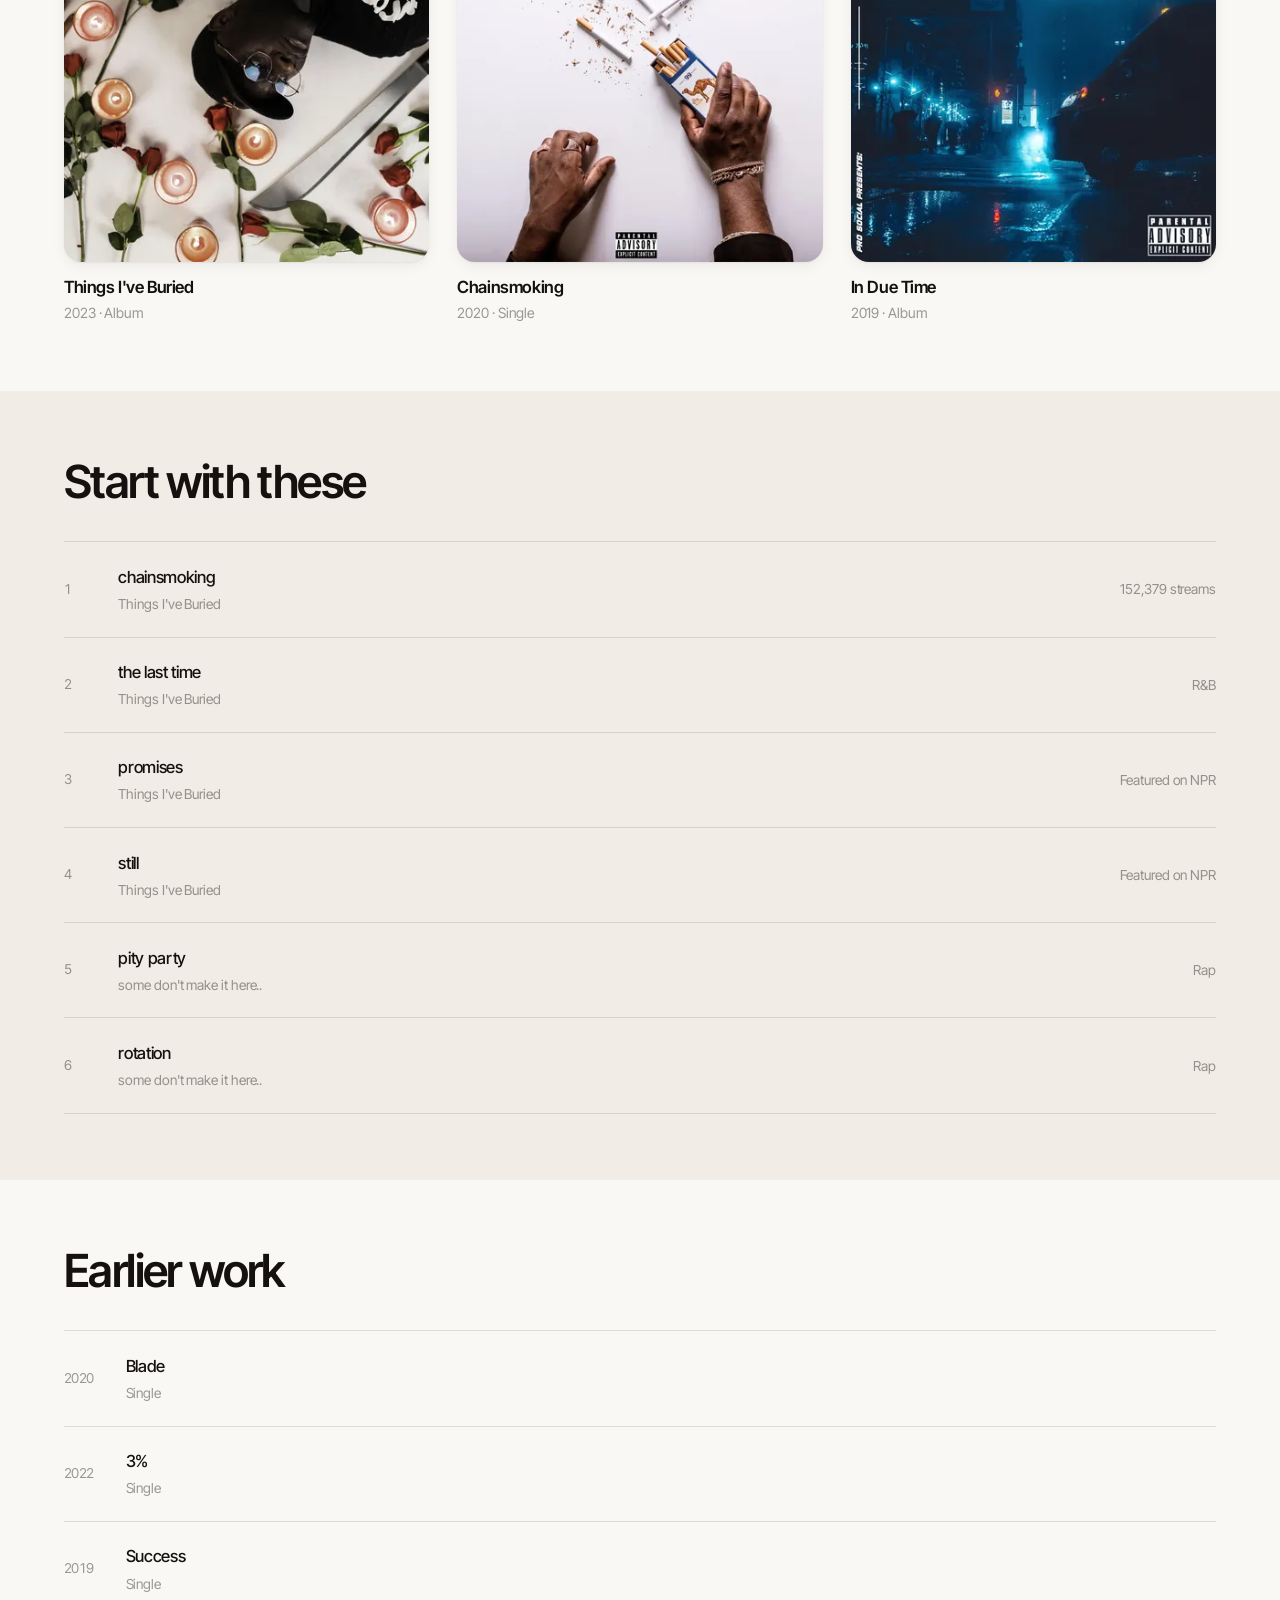
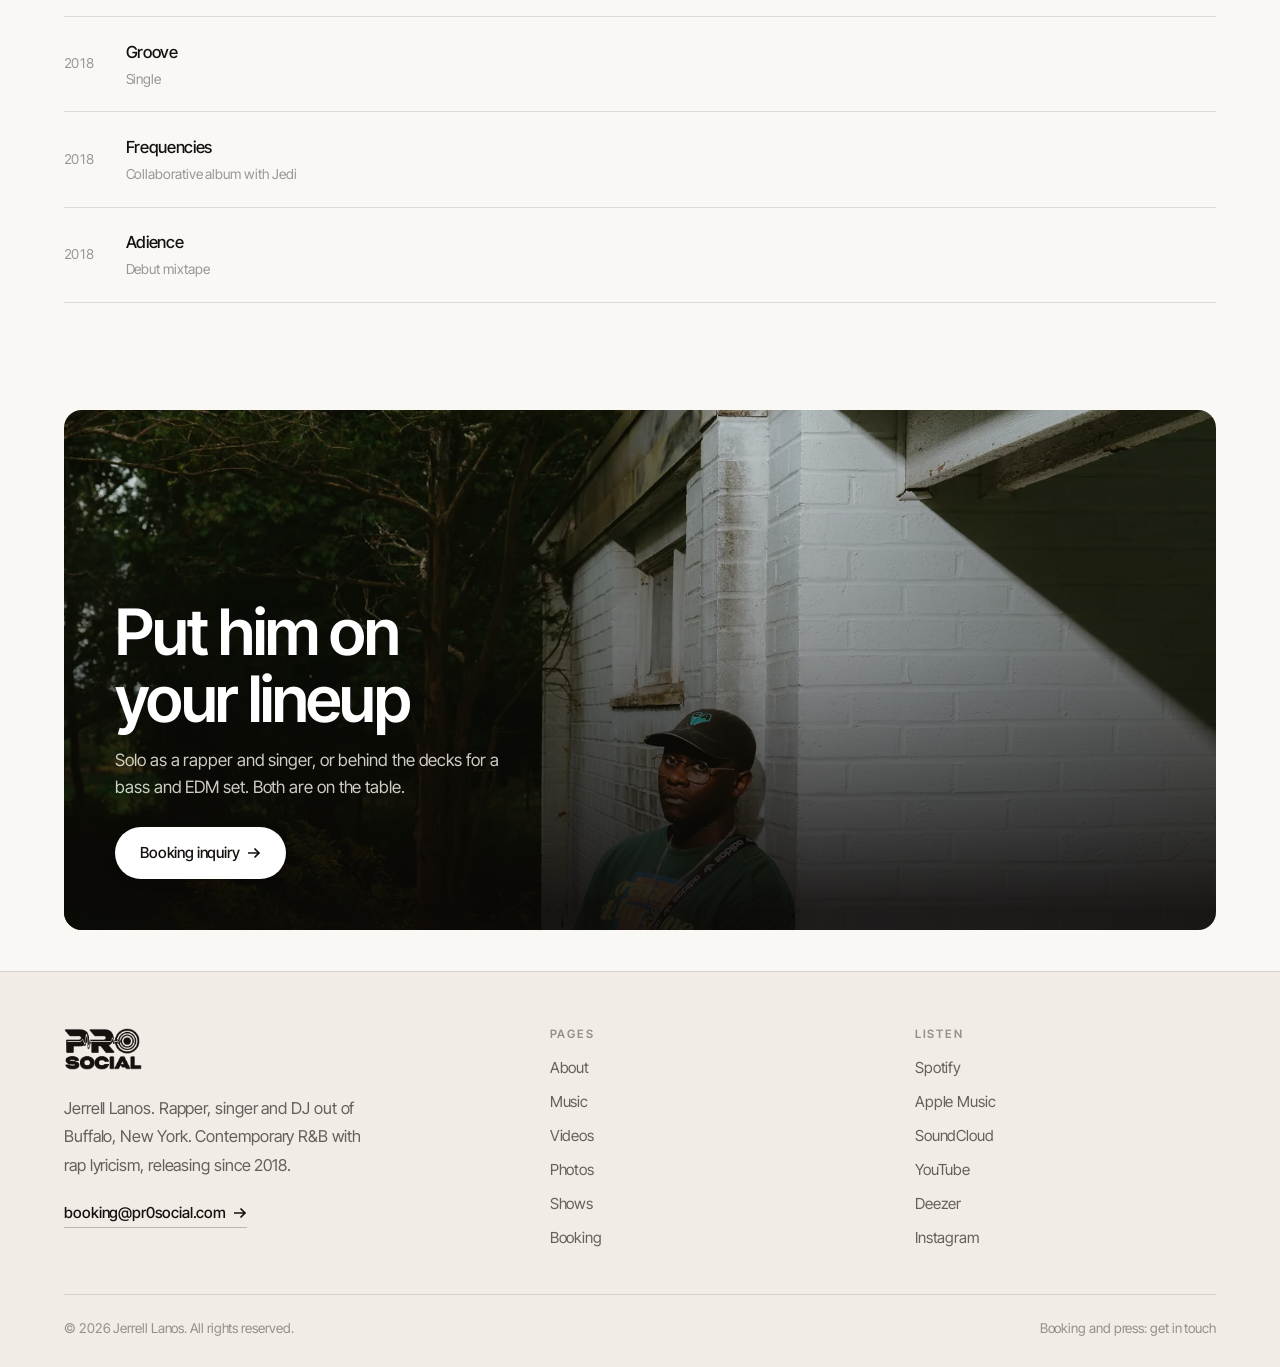
<file: music.html>
<!DOCTYPE html>
<html lang="en">
<head>
<meta charset="utf-8">
<meta name="viewport" content="width=device-width, initial-scale=1">
<title>Music | Pr0 Social</title>
<meta name="description" content="Every Pr0 Social release: some don't make it here.., Things I've Buried, In Due Time and more. Stream on any platform.">
<link rel="canonical" href="https://klientohq.github.io/Jerrell_Website/music.html">
<meta property="og:type" content="website">
<meta property="og:site_name" content="Pr0 Social">
<meta property="og:title" content="Music | Pr0 Social">
<meta property="og:description" content="Every Pr0 Social release: some don't make it here.., Things I've Buried, In Due Time and more. Stream on any platform.">
<meta property="og:url" content="https://klientohq.github.io/Jerrell_Website/music.html">
<meta property="og:image" content="https://klientohq.github.io/Jerrell_Website/assets/opt/cover-things-ive-buried-1600.jpg">
<meta name="twitter:card" content="summary_large_image">
<meta name="theme-color" content="#faf8f5" media="(prefers-color-scheme: light)">
<link rel="icon" href="assets/opt/logo-400.jpg">
<link rel="apple-touch-icon" href="assets/opt/logo-400.jpg">
<link rel="preconnect" href="https://fonts.googleapis.com">
<link rel="preconnect" href="https://fonts.gstatic.com" crossorigin>
<link rel="stylesheet" href="https://fonts.googleapis.com/css2?family=Inter+Tight:wght@400;500;600;700&display=swap">
<link rel="stylesheet" href="css/style.css">
<script>(function(){document.documentElement.classList.add("js");try{var t=localStorage.getItem("pr0-theme");if(t==="brass")document.documentElement.setAttribute("data-theme","brass");}catch(e){}})();</script>
</head>
<body>
<a class="skip" href="#main">Skip to content</a>
<header class="header">
  <div class="wrap header__in">
    <a class="brand" href="index.html" aria-label="Pr0 Social, home">
      <img class="brand__dark" src="assets/opt/logomark-dark.png" alt="Pr0 Social" width="56" height="30">
      <img class="brand__light" src="assets/opt/logomark-light.png" alt="Pr0 Social" width="56" height="30">
    </a>
    <nav class="nav" aria-label="Main"><a href="index.html">Home</a><a href="about.html">About</a><a href="music.html" aria-current="page">Music</a><a href="videos.html">Videos</a><a href="gallery.html">Photos</a><a href="shows.html">Shows</a><a href="contact.html">Booking</a></nav>
    <div class="hactions">
      <div class="tsw" role="group" aria-label="Colour theme">
        <span class="tsw__thumb" aria-hidden="true"></span>
        <button type="button" data-mode="bone" aria-pressed="true">Bone</button>
        <button type="button" data-mode="brass" aria-pressed="false">Brass</button>
      </div>
      <button class="navtoggle" type="button" aria-label="Menu" aria-expanded="false" aria-controls="nav"><span></span></button>
    </div>
  </div>
</header>
<main id="main">

<section class="wrap phead">
  <span class="eyebrow reveal">Music</span>
  <h1 class="t-display reveal" style="--d:60ms">Six projects, eight years</h1>
  <p class="lede reveal" style="--d:120ms">Everything is out on Spotify, Apple Music, SoundCloud, YouTube and Deezer.</p>
  <div class="plats mt-m reveal" style="--d:180ms">
    <a class="plat" href="https://open.spotify.com/artist/4GrmZ6RJ3gzy5oI4p4Z63U" target="_blank" rel="noopener"><svg aria-hidden="true" focusable="false" fill="currentColor" viewBox="0 0 24 24" xmlns="http://www.w3.org/2000/svg"><path d="M12 0C5.4 0 0 5.4 0 12s5.4 12 12 12 12-5.4 12-12S18.66 0 12 0zm5.521 17.34c-.24.359-.66.48-1.021.24-2.82-1.74-6.36-2.101-10.561-1.141-.418.122-.779-.179-.899-.539-.12-.421.18-.78.54-.9 4.56-1.021 8.52-.6 11.64 1.32.42.18.479.659.301 1.02zm1.44-3.3c-.301.42-.841.6-1.262.3-3.239-1.98-8.159-2.58-11.939-1.38-.479.12-1.02-.12-1.14-.6-.12-.48.12-1.021.6-1.141C9.6 9.9 15 10.561 18.72 12.84c.361.181.54.78.241 1.2zm.12-3.36C15.24 8.4 8.82 8.16 5.16 9.301c-.6.179-1.2-.181-1.38-.721-.18-.601.18-1.2.72-1.381 4.26-1.26 11.28-1.02 15.721 1.621.539.3.719 1.02.419 1.56-.299.421-1.02.599-1.559.3z"/></svg>Spotify</a><a class="plat" href="https://music.apple.com/us/artist/pr0-social/1381566556" target="_blank" rel="noopener"><svg aria-hidden="true" focusable="false" fill="currentColor" viewBox="0 0 24 24" xmlns="http://www.w3.org/2000/svg"><path d="M23.994 6.124a9.23 9.23 0 00-.24-2.19c-.317-1.31-1.062-2.31-2.18-3.043a5.022 5.022 0 00-1.877-.726 10.496 10.496 0 00-1.564-.15c-.04-.003-.083-.01-.124-.013H5.986c-.152.01-.303.017-.455.026-.747.043-1.49.123-2.193.4-1.336.53-2.3 1.452-2.865 2.78-.192.448-.292.925-.363 1.408-.056.392-.088.785-.1 1.18 0 .032-.007.062-.01.093v12.223c.01.14.017.283.027.424.05.815.154 1.624.497 2.373.65 1.42 1.738 2.353 3.234 2.801.42.127.856.187 1.293.228.555.053 1.11.06 1.667.06h11.03a12.5 12.5 0 001.57-.1c.822-.106 1.596-.35 2.295-.81a5.046 5.046 0 001.88-2.207c.186-.42.293-.87.37-1.324.113-.675.138-1.358.137-2.04-.002-3.8 0-7.595-.003-11.393zm-6.423 3.99v5.712c0 .417-.058.827-.244 1.206-.29.59-.76.962-1.388 1.14-.35.1-.706.157-1.07.173-.95.045-1.773-.6-1.943-1.536a1.88 1.88 0 011.038-2.022c.323-.16.67-.25 1.018-.324.378-.082.758-.153 1.134-.24.274-.063.457-.23.51-.516a.904.904 0 00.02-.193c0-1.815 0-3.63-.002-5.443a.725.725 0 00-.026-.185c-.04-.15-.15-.243-.304-.234-.16.01-.318.035-.475.066-.76.15-1.52.303-2.28.456l-2.325.47-1.374.278c-.016.003-.032.01-.048.013-.277.077-.377.203-.39.49-.002.042 0 .086 0 .13-.002 2.602 0 5.204-.003 7.805 0 .42-.047.836-.215 1.227-.278.64-.77 1.04-1.434 1.233-.35.1-.71.16-1.075.172-.96.036-1.755-.6-1.92-1.544-.14-.812.23-1.685 1.154-2.075.357-.15.73-.232 1.108-.31.287-.06.575-.116.86-.177.383-.083.583-.323.6-.714v-.15c0-2.96 0-5.922.002-8.882 0-.123.013-.25.042-.37.07-.285.273-.448.546-.518.255-.066.515-.112.774-.165.733-.15 1.466-.296 2.2-.444l2.27-.46c.67-.134 1.34-.27 2.01-.403.22-.043.442-.088.663-.106.31-.025.523.17.554.482.008.073.012.148.012.223.002 1.91.002 3.822 0 5.732z"/></svg>Apple Music</a><a class="plat" href="https://soundcloud.com/pr0social" target="_blank" rel="noopener"><svg aria-hidden="true" focusable="false" fill="currentColor" viewBox="0 0 24 24" xmlns="http://www.w3.org/2000/svg"><path d="M23.999 14.165c-.052 1.796-1.612 3.169-3.4 3.169h-8.18a.68.68 0 0 1-.675-.683V7.862a.747.747 0 0 1 .452-.724s.75-.513 2.333-.513a5.364 5.364 0 0 1 2.763.755 5.433 5.433 0 0 1 2.57 3.54c.282-.08.574-.121.868-.12.884 0 1.73.358 2.347.992s.948 1.49.922 2.373ZM10.721 8.421c.247 2.98.427 5.697 0 8.672a.264.264 0 0 1-.53 0c-.395-2.946-.22-5.718 0-8.672a.264.264 0 0 1 .53 0ZM9.072 9.448c.285 2.659.37 4.986-.006 7.655a.277.277 0 0 1-.55 0c-.331-2.63-.256-5.02 0-7.655a.277.277 0 0 1 .556 0Zm-1.663-.257c.27 2.726.39 5.171 0 7.904a.266.266 0 0 1-.532 0c-.38-2.69-.257-5.21 0-7.904a.266.266 0 0 1 .532 0Zm-1.647.77a26.108 26.108 0 0 1-.008 7.147.272.272 0 0 1-.542 0 27.955 27.955 0 0 1 0-7.147.275.275 0 0 1 .55 0Zm-1.67 1.769c.421 1.865.228 3.5-.029 5.388a.257.257 0 0 1-.514 0c-.21-1.858-.398-3.549 0-5.389a.272.272 0 0 1 .543 0Zm-1.655-.273c.388 1.897.26 3.508-.01 5.412-.026.28-.514.283-.54 0-.244-1.878-.347-3.54-.01-5.412a.283.283 0 0 1 .56 0Zm-1.668.911c.4 1.268.257 2.292-.026 3.572a.257.257 0 0 1-.514 0c-.241-1.262-.354-2.312-.023-3.572a.283.283 0 0 1 .563 0Z"/></svg>SoundCloud</a><a class="plat" href="https://www.youtube.com/channel/UC-7JeAdJZiXaNKRxtAwQQIw" target="_blank" rel="noopener"><svg aria-hidden="true" focusable="false" fill="currentColor" viewBox="0 0 24 24" xmlns="http://www.w3.org/2000/svg"><path d="M23.498 6.186a3.016 3.016 0 0 0-2.122-2.136C19.505 3.545 12 3.545 12 3.545s-7.505 0-9.377.505A3.017 3.017 0 0 0 .502 6.186C0 8.07 0 12 0 12s0 3.93.502 5.814a3.016 3.016 0 0 0 2.122 2.136c1.871.505 9.376.505 9.376.505s7.505 0 9.377-.505a3.015 3.015 0 0 0 2.122-2.136C24 15.93 24 12 24 12s0-3.93-.502-5.814zM9.545 15.568V8.432L15.818 12l-6.273 3.568z"/></svg>YouTube</a><a class="plat" href="https://www.deezer.com/en/artist/56472262" target="_blank" rel="noopener"><svg aria-hidden="true" focusable="false" fill="currentColor" viewBox="0 0 24 24" xmlns="http://www.w3.org/2000/svg"><path d="M.693 10.024c.381 0 .693-1.256.693-2.807 0-1.55-.312-2.807-.693-2.807C.312 4.41 0 5.666 0 7.217s.312 2.808.693 2.808ZM21.038 1.56c-.364 0-.684.805-.91 2.096C19.765 1.446 19.184 0 18.526 0c-.78 0-1.464 2.036-1.784 5-.312-2.158-.788-3.536-1.325-3.536-.745 0-1.386 2.704-1.62 6.472-.442-1.932-1.083-3.145-1.793-3.145s-1.35 1.213-1.793 3.145c-.242-3.76-.874-6.463-1.628-6.463-.537 0-1.013 1.378-1.325 3.535C6.938 2.036 6.262 0 5.474 0c-.658 0-1.247 1.447-1.602 3.665-.217-1.291-.546-2.105-.91-2.105-.675 0-1.221 2.807-1.221 6.272 0 3.466.546 6.273 1.221 6.273.277 0 .537-.476.736-1.273.32 2.928.996 4.938 1.776 4.938.606 0 1.143-1.204 1.507-3.11.251 3.622.875 6.195 1.602 6.195.46 0 .875-1.023 1.187-2.677C10.142 21.6 11 24 12.004 24c1.005 0 1.863-2.4 2.235-5.822.312 1.654.727 2.677 1.186 2.677.728 0 1.352-2.573 1.603-6.195.364 1.906.9 3.11 1.507 3.11.78 0 1.455-2.01 1.775-4.938.208.797.46 1.273.737 1.273.675 0 1.22-2.807 1.22-6.273-.008-3.457-.553-6.272-1.23-6.272ZM23.307 10.024c.381 0 .693-1.256.693-2.807 0-1.55-.312-2.807-.693-2.807-.381 0-.693 1.256-.693 2.807s.312 2.808.693 2.808Z"/></svg>Deezer</a>
  </div>
</section>

<section class="section section--tight">
  <div class="wrap">
    <div class="embed reveal">
      <iframe title="Pr0 Social on Spotify" style="border-radius:18px" src="https://open.spotify.com/embed/artist/4GrmZ6RJ3gzy5oI4p4Z63U?utm_source=generator" width="100%" height="380" frameborder="0" allowfullscreen allow="autoplay; clipboard-write; encrypted-media; fullscreen; picture-in-picture" loading="lazy"></iframe>
    </div>
  </div>
</section>

<section class="section">
  <div class="wrap">
    <div class="shead"><h2 class="t-section">Albums, EPs and singles</h2></div>
    <div class="grid grid--3"><a class="release reveal" style="--d:0ms" href="https://open.spotify.com/artist/4GrmZ6RJ3gzy5oI4p4Z63U" target="_blank" rel="noopener"><span class="release__art"><picture><source type="image/webp" srcset="assets/opt/cover-some-dont-make-it-here-400.webp 400w, assets/opt/cover-some-dont-make-it-here-800.webp 800w" sizes="(max-width:620px) 92vw, (max-width:1000px) 46vw, 30vw"><img src="assets/opt/cover-some-dont-make-it-here-800.jpg" srcset="assets/opt/cover-some-dont-make-it-here-400.jpg 400w, assets/opt/cover-some-dont-make-it-here-800.jpg 800w" sizes="(max-width:620px) 92vw, (max-width:1000px) 46vw, 30vw" alt="some don&#x27;t make it here.. cover art" class="" loading="lazy" decoding="async"></picture></span><span class="release__meta"><span class="release__t">some don&#x27;t make it here..</span><span class="release__s">2025 &middot; EP</span></span></a><a class="release reveal" style="--d:60ms" href="https://open.spotify.com/artist/4GrmZ6RJ3gzy5oI4p4Z63U" target="_blank" rel="noopener"><span class="release__art"><picture><source type="image/webp" srcset="assets/opt/cover-it-could-be-mine-400.webp 400w, assets/opt/cover-it-could-be-mine-800.webp 800w" sizes="(max-width:620px) 92vw, (max-width:1000px) 46vw, 30vw"><img src="assets/opt/cover-it-could-be-mine-800.jpg" srcset="assets/opt/cover-it-could-be-mine-400.jpg 400w, assets/opt/cover-it-could-be-mine-800.jpg 800w" sizes="(max-width:620px) 92vw, (max-width:1000px) 46vw, 30vw" alt="it could be mine cover art" class="" loading="lazy" decoding="async"></picture></span><span class="release__meta"><span class="release__t">it could be mine</span><span class="release__s">2025 &middot; Single</span></span></a><a class="release reveal" style="--d:120ms" href="https://open.spotify.com/artist/4GrmZ6RJ3gzy5oI4p4Z63U" target="_blank" rel="noopener"><span class="release__art"><picture><source type="image/webp" srcset="assets/opt/cover-things-ive-buried-deluxe-400.webp 400w, assets/opt/cover-things-ive-buried-deluxe-800.webp 800w" sizes="(max-width:620px) 92vw, (max-width:1000px) 46vw, 30vw"><img src="assets/opt/cover-things-ive-buried-deluxe-800.jpg" srcset="assets/opt/cover-things-ive-buried-deluxe-400.jpg 400w, assets/opt/cover-things-ive-buried-deluxe-800.jpg 800w" sizes="(max-width:620px) 92vw, (max-width:1000px) 46vw, 30vw" alt="Things I&#x27;ve Buried (Deluxe) cover art" class="" loading="lazy" decoding="async"></picture></span><span class="release__meta"><span class="release__t">Things I&#x27;ve Buried (Deluxe)</span><span class="release__s">2024 &middot; Album</span></span></a><a class="release reveal" style="--d:180ms" href="https://open.spotify.com/artist/4GrmZ6RJ3gzy5oI4p4Z63U" target="_blank" rel="noopener"><span class="release__art"><picture><source type="image/webp" srcset="assets/opt/cover-things-ive-buried-400.webp 400w, assets/opt/cover-things-ive-buried-800.webp 800w" sizes="(max-width:620px) 92vw, (max-width:1000px) 46vw, 30vw"><img src="assets/opt/cover-things-ive-buried-800.jpg" srcset="assets/opt/cover-things-ive-buried-400.jpg 400w, assets/opt/cover-things-ive-buried-800.jpg 800w" sizes="(max-width:620px) 92vw, (max-width:1000px) 46vw, 30vw" alt="Things I&#x27;ve Buried cover art" class="" loading="lazy" decoding="async"></picture></span><span class="release__meta"><span class="release__t">Things I&#x27;ve Buried</span><span class="release__s">2023 &middot; Album</span></span></a><a class="release reveal" style="--d:240ms" href="https://open.spotify.com/artist/4GrmZ6RJ3gzy5oI4p4Z63U" target="_blank" rel="noopener"><span class="release__art"><picture><source type="image/webp" srcset="assets/opt/cover-chainsmoking-400.webp 400w, assets/opt/cover-chainsmoking-800.webp 800w" sizes="(max-width:620px) 92vw, (max-width:1000px) 46vw, 30vw"><img src="assets/opt/cover-chainsmoking-800.jpg" srcset="assets/opt/cover-chainsmoking-400.jpg 400w, assets/opt/cover-chainsmoking-800.jpg 800w" sizes="(max-width:620px) 92vw, (max-width:1000px) 46vw, 30vw" alt="Chainsmoking cover art" class="" loading="lazy" decoding="async"></picture></span><span class="release__meta"><span class="release__t">Chainsmoking</span><span class="release__s">2020 &middot; Single</span></span></a><a class="release reveal" style="--d:300ms" href="https://open.spotify.com/artist/4GrmZ6RJ3gzy5oI4p4Z63U" target="_blank" rel="noopener"><span class="release__art"><picture><source type="image/webp" srcset="assets/opt/cover-in-due-time-400.webp 400w, assets/opt/cover-in-due-time-800.webp 800w" sizes="(max-width:620px) 92vw, (max-width:1000px) 46vw, 30vw"><img src="assets/opt/cover-in-due-time-800.jpg" srcset="assets/opt/cover-in-due-time-400.jpg 400w, assets/opt/cover-in-due-time-800.jpg 800w" sizes="(max-width:620px) 92vw, (max-width:1000px) 46vw, 30vw" alt="In Due Time cover art" class="" loading="lazy" decoding="async"></picture></span><span class="release__meta"><span class="release__t">In Due Time</span><span class="release__s">2019 &middot; Album</span></span></a></div>
  </div>
</section>

<section class="section section--alt">
  <div class="wrap">
    <div class="shead"><h2 class="t-section">Start with these</h2></div>
    <div class="rows reveal">
      <a class="row" href="https://open.spotify.com/artist/4GrmZ6RJ3gzy5oI4p4Z63U" target="_blank" rel="noopener"><span class="row__i num">1</span><span><span class="row__t">chainsmoking</span><span class="row__s">Things I've Buried</span></span><span class="row__e">152,379 streams</span></a><a class="row" href="https://open.spotify.com/artist/4GrmZ6RJ3gzy5oI4p4Z63U" target="_blank" rel="noopener"><span class="row__i num">2</span><span><span class="row__t">the last time</span><span class="row__s">Things I've Buried</span></span><span class="row__e">R&B</span></a><a class="row" href="https://open.spotify.com/artist/4GrmZ6RJ3gzy5oI4p4Z63U" target="_blank" rel="noopener"><span class="row__i num">3</span><span><span class="row__t">promises</span><span class="row__s">Things I've Buried</span></span><span class="row__e">Featured on NPR</span></a><a class="row" href="https://open.spotify.com/artist/4GrmZ6RJ3gzy5oI4p4Z63U" target="_blank" rel="noopener"><span class="row__i num">4</span><span><span class="row__t">still</span><span class="row__s">Things I've Buried</span></span><span class="row__e">Featured on NPR</span></a><a class="row" href="https://open.spotify.com/artist/4GrmZ6RJ3gzy5oI4p4Z63U" target="_blank" rel="noopener"><span class="row__i num">5</span><span><span class="row__t">pity party</span><span class="row__s">some don't make it here..</span></span><span class="row__e">Rap</span></a><a class="row" href="https://open.spotify.com/artist/4GrmZ6RJ3gzy5oI4p4Z63U" target="_blank" rel="noopener"><span class="row__i num">6</span><span><span class="row__t">rotation</span><span class="row__s">some don't make it here..</span></span><span class="row__e">Rap</span></a>
    </div>
  </div>
</section>

<section class="section">
  <div class="wrap">
    <div class="shead"><h2 class="t-section">Earlier work</h2></div>
    <div class="rows reveal">
      <div class="row"><span class="row__i num">2020</span><span><span class="row__t">Blade</span><span class="row__s">Single</span></span><span class="row__e"></span></div><div class="row"><span class="row__i num">2022</span><span><span class="row__t">3%</span><span class="row__s">Single</span></span><span class="row__e"></span></div><div class="row"><span class="row__i num">2019</span><span><span class="row__t">Success</span><span class="row__s">Single</span></span><span class="row__e"></span></div><div class="row"><span class="row__i num">2018</span><span><span class="row__t">Groove</span><span class="row__s">Single</span></span><span class="row__e"></span></div><div class="row"><span class="row__i num">2018</span><span><span class="row__t">Frequencies</span><span class="row__s">Collaborative album with Jedi</span></span><span class="row__e"></span></div><div class="row"><span class="row__i num">2018</span><span><span class="row__t">Adience</span><span class="row__s">Debut mixtape</span></span><span class="row__e"></span></div>
    </div>
  </div>
</section>

<section class="section section--tight">
  <div class="wrap">
    <div class="banner reveal">
      <div class="banner__bg"><picture><source type="image/webp" srcset="assets/opt/photo-16-800.webp 800w, assets/opt/photo-16-1600.webp 1600w" sizes="100vw"><img src="assets/opt/photo-16-1600.jpg" srcset="assets/opt/photo-16-800.jpg 800w, assets/opt/photo-16-1600.jpg 1600w" sizes="100vw" alt="Pr0 Social" class="" loading="lazy" decoding="async"></picture></div>
      <div class="banner__in">
        <h2 class="t-display">Put him on your lineup</h2>
        <p>Solo as a rapper and singer, or behind the decks for a bass and EDM set. Both are on the table.</p>
        <div class="btnrow"><a class="btn btn--primary" href="contact.html">Booking inquiry<svg class="arw" width="14" height="14" viewBox="0 0 14 14" fill="none" stroke="currentColor" stroke-width="1.7" aria-hidden="true"><path d="M1 7h11M7.5 2.5L12 7l-4.5 4.5"/></svg></a></div>
      </div>
    </div>
  </div>
</section>

</main>
<footer class="footer">
  <div class="wrap">
    <div class="footer__top">
      <div>
        <a class="brand brand--lg" href="index.html" aria-label="Pr0 Social, home">
          <img class="brand__dark" src="assets/opt/logomark-dark.png" alt="Pr0 Social" width="78" height="42">
          <img class="brand__light" src="assets/opt/logomark-light.png" alt="Pr0 Social" width="78" height="42">
        </a>
        <p class="copy" style="margin-top:1rem;max-width:34ch">Jerrell Lanos. Rapper, singer and DJ out of Buffalo, New York. Contemporary R&amp;B with rap lyricism, releasing since 2018.</p>
        <p style="margin-top:1.25rem"><a class="tlink" href="mailto:booking@pr0social.com">booking@pr0social.com<svg class="arw" width="14" height="14" viewBox="0 0 14 14" fill="none" stroke="currentColor" stroke-width="1.7" aria-hidden="true"><path d="M1 7h11M7.5 2.5L12 7l-4.5 4.5"/></svg></a></p>
      </div>
      <div>
        <h3>Pages</h3>
        <nav class="footer__links" aria-label="Footer"><a href="about.html">About</a><a href="music.html">Music</a><a href="videos.html">Videos</a><a href="gallery.html">Photos</a><a href="shows.html">Shows</a><a href="contact.html">Booking</a></nav>
      </div>
      <div>
        <h3>Listen</h3>
        <div class="footer__links"><a href="https://open.spotify.com/artist/4GrmZ6RJ3gzy5oI4p4Z63U" target="_blank" rel="noopener">Spotify</a><a href="https://music.apple.com/us/artist/pr0-social/1381566556" target="_blank" rel="noopener">Apple Music</a><a href="https://soundcloud.com/pr0social" target="_blank" rel="noopener">SoundCloud</a><a href="https://www.youtube.com/channel/UC-7JeAdJZiXaNKRxtAwQQIw" target="_blank" rel="noopener">YouTube</a><a href="https://www.deezer.com/en/artist/56472262" target="_blank" rel="noopener">Deezer</a><a href="https://www.instagram.com/prettypr0social/" target="_blank" rel="noopener">Instagram</a></div>
      </div>
    </div>
    <div class="footer__bot">
      <span>&copy; 2026 Jerrell Lanos. All rights reserved.</span>
      <span>Booking and press: <a href="contact.html">get in touch</a></span>
    </div>
  </div>
</footer>
<div class="modal" id="modal" aria-hidden="true" role="dialog" aria-modal="true">
  <div class="modal__box"></div>
</div>
<script src="js/main.js"></script>
</body>
</html>
</file>
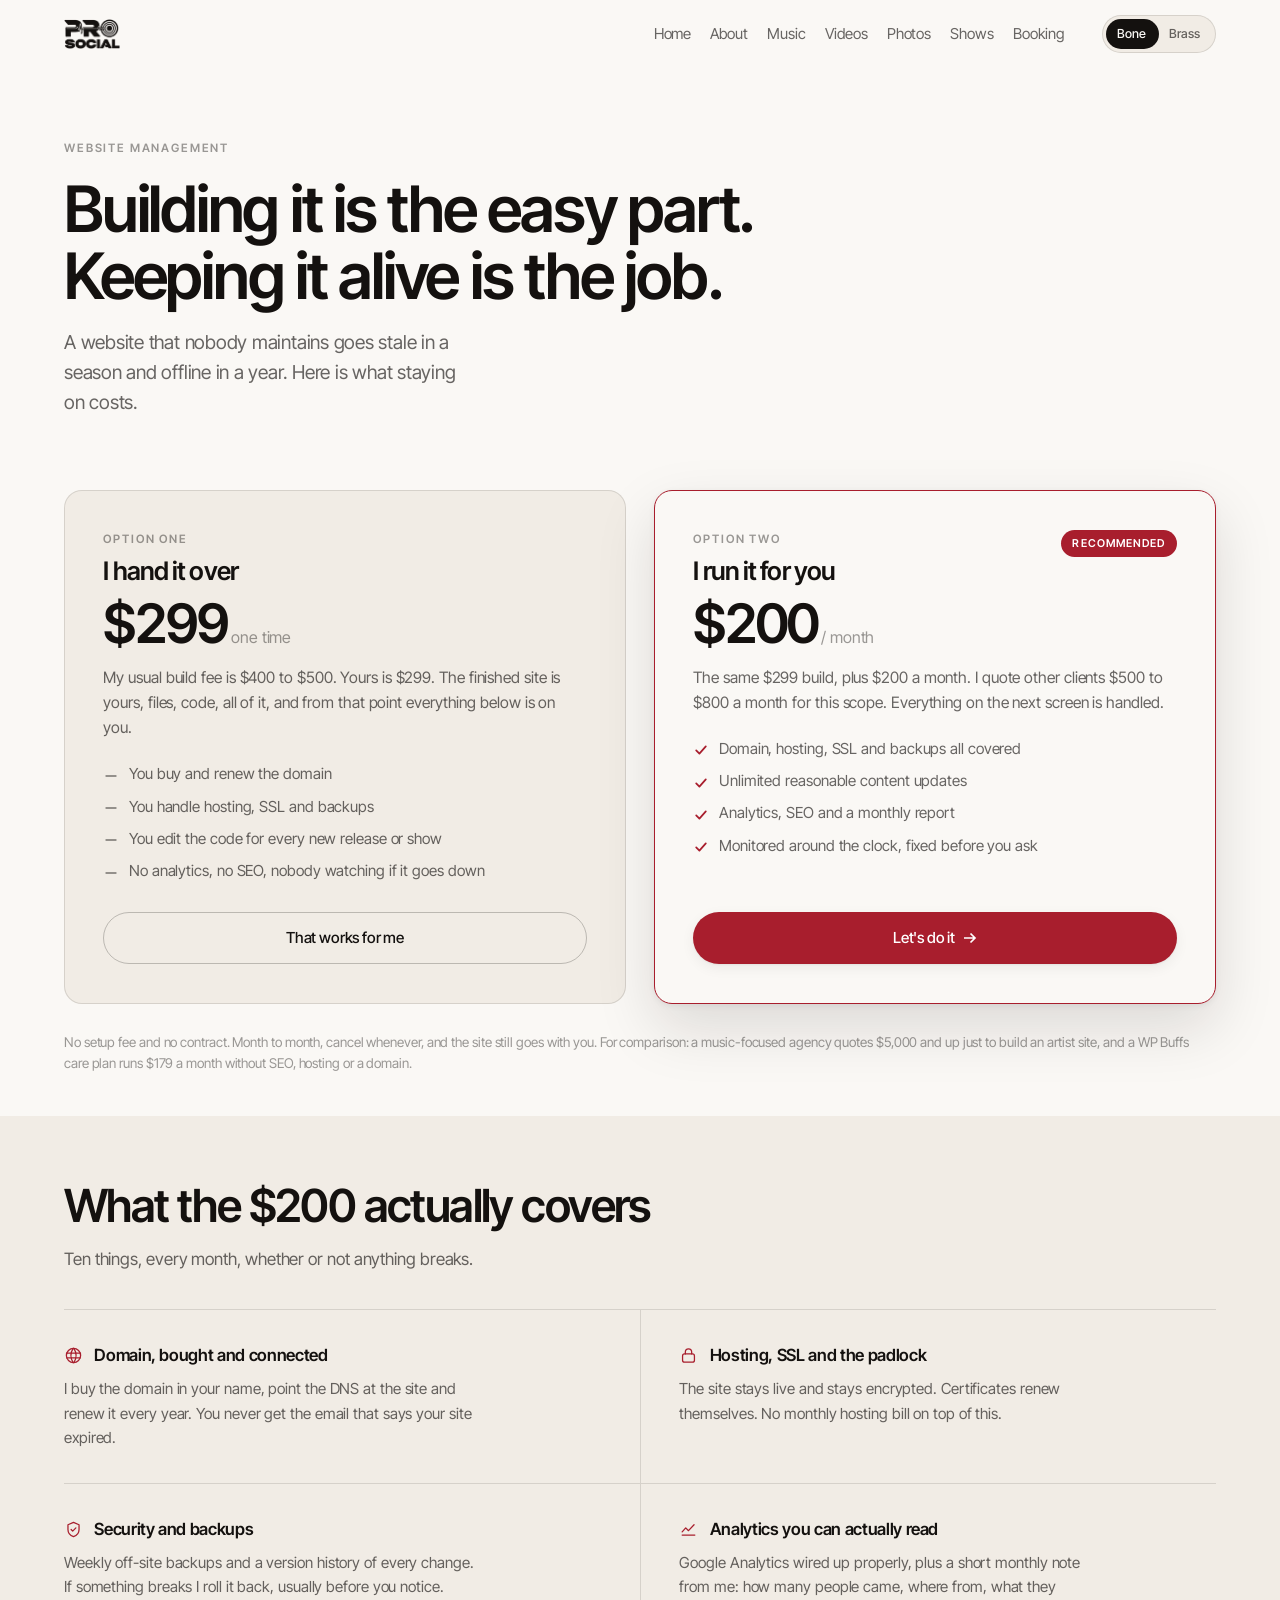
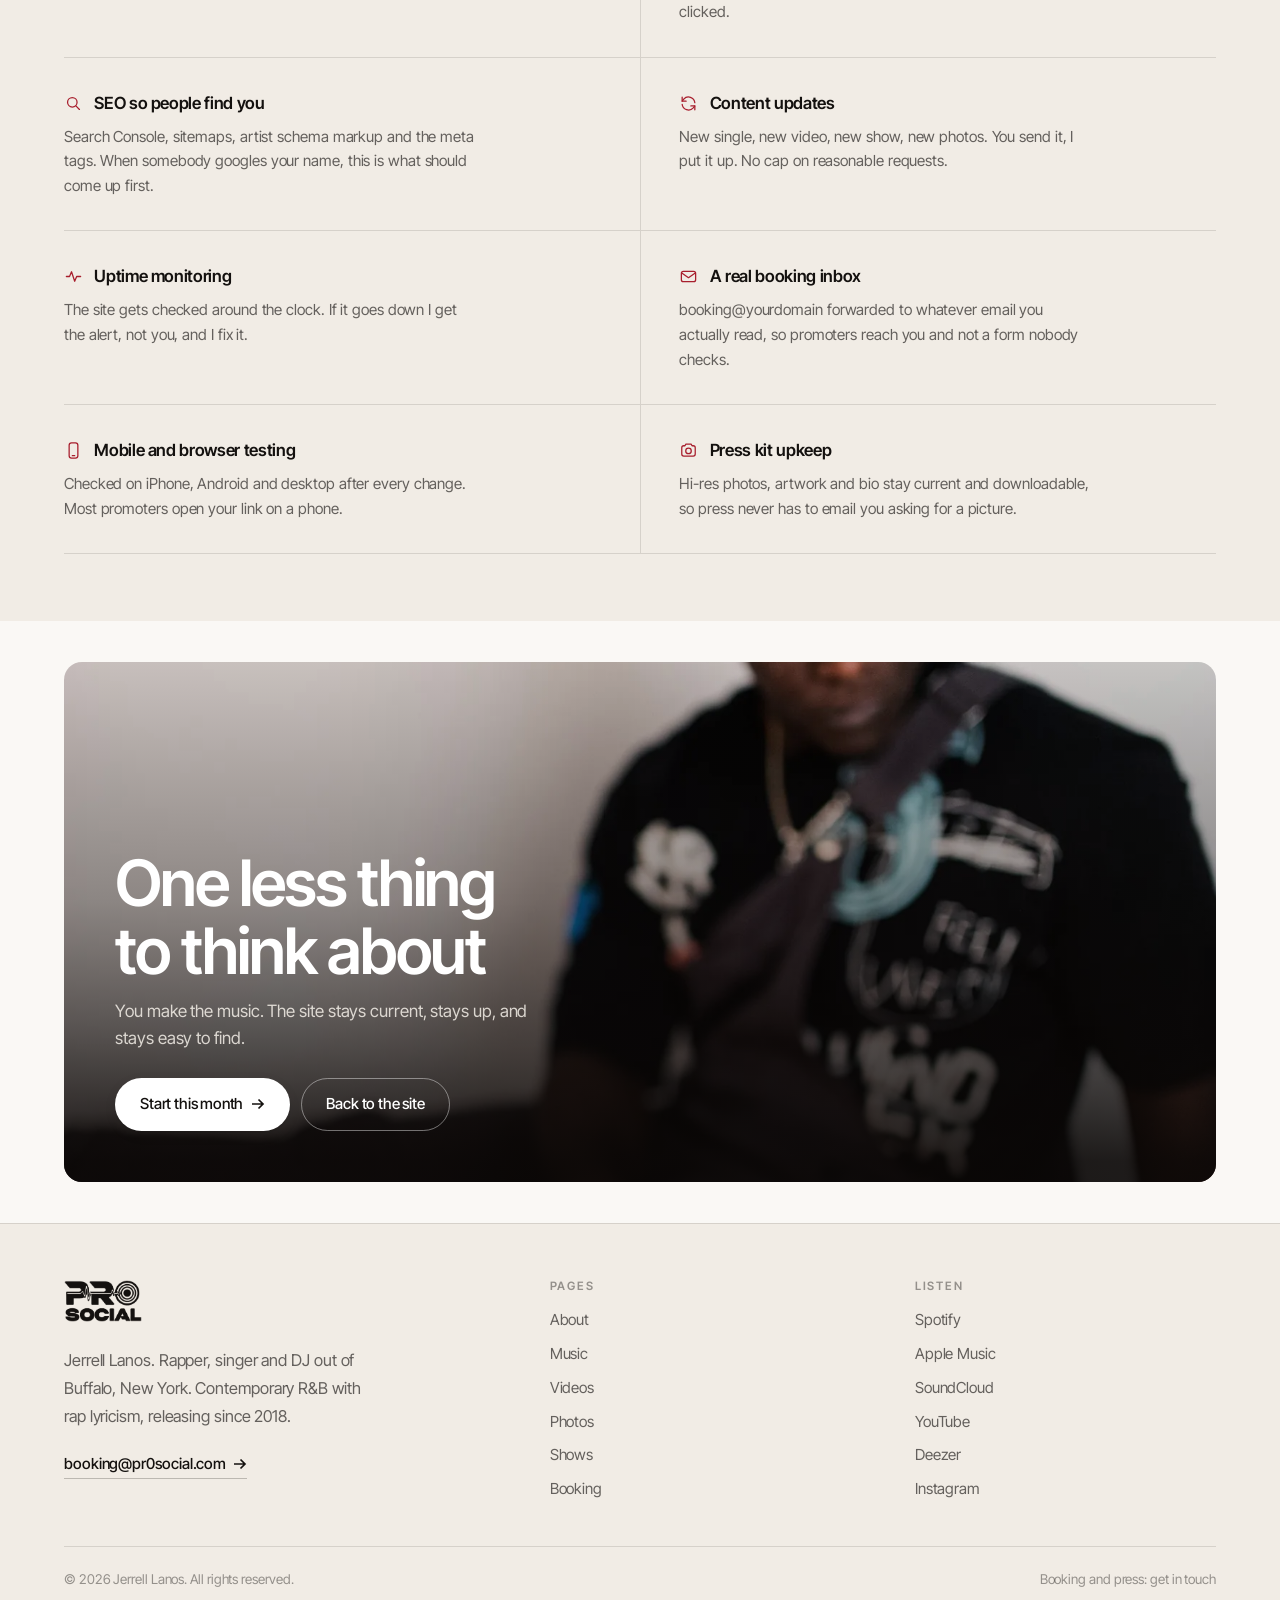
<file: services.html>
<!DOCTYPE html>
<html lang="en">
<head>
<meta charset="utf-8">
<meta name="robots" content="noindex, nofollow">
<meta name="viewport" content="width=device-width, initial-scale=1">
<title>Website Management | Pr0 Social</title>
<meta name="description" content="What monthly website management covers: domain, hosting, security, analytics, SEO and content updates.">
<link rel="canonical" href="https://klientohq.github.io/Jerrell_Website/services.html">
<meta property="og:type" content="website">
<meta property="og:site_name" content="Pr0 Social">
<meta property="og:title" content="Website Management | Pr0 Social">
<meta property="og:description" content="What monthly website management covers: domain, hosting, security, analytics, SEO and content updates.">
<meta property="og:url" content="https://klientohq.github.io/Jerrell_Website/services.html">
<meta property="og:image" content="https://klientohq.github.io/Jerrell_Website/assets/opt/photo-01-1600.jpg">
<meta name="twitter:card" content="summary_large_image">
<meta name="theme-color" content="#faf8f5" media="(prefers-color-scheme: light)">
<link rel="icon" href="assets/opt/logo-400.jpg">
<link rel="apple-touch-icon" href="assets/opt/logo-400.jpg">
<link rel="preconnect" href="https://fonts.googleapis.com">
<link rel="preconnect" href="https://fonts.gstatic.com" crossorigin>
<link rel="stylesheet" href="https://fonts.googleapis.com/css2?family=Inter+Tight:wght@400;500;600;700&display=swap">
<link rel="stylesheet" href="css/style.css">
<script>(function(){document.documentElement.classList.add("js");try{var t=localStorage.getItem("pr0-theme");if(t==="brass")document.documentElement.setAttribute("data-theme","brass");}catch(e){}})();</script>
</head>
<body>
<a class="skip" href="#main">Skip to content</a>
<header class="header">
  <div class="wrap header__in">
    <a class="brand" href="index.html" aria-label="Pr0 Social, home">
      <img class="brand__dark" src="assets/opt/logomark-dark.png" alt="Pr0 Social" width="56" height="30">
      <img class="brand__light" src="assets/opt/logomark-light.png" alt="Pr0 Social" width="56" height="30">
    </a>
    <nav class="nav" aria-label="Main"><a href="index.html">Home</a><a href="about.html">About</a><a href="music.html">Music</a><a href="videos.html">Videos</a><a href="gallery.html">Photos</a><a href="shows.html">Shows</a><a href="contact.html">Booking</a></nav>
    <div class="hactions">
      <div class="tsw" role="group" aria-label="Colour theme">
        <span class="tsw__thumb" aria-hidden="true"></span>
        <button type="button" data-mode="bone" aria-pressed="true">Bone</button>
        <button type="button" data-mode="brass" aria-pressed="false">Brass</button>
      </div>
      <button class="navtoggle" type="button" aria-label="Menu" aria-expanded="false" aria-controls="nav"><span></span></button>
    </div>
  </div>
</header>
<main id="main">

<section class="wrap phead">
  <span class="eyebrow reveal">Website management</span>
  <h1 class="t-display reveal" style="--d:60ms">Building it is the easy part.<br>Keeping it alive is the job.</h1>
  <p class="lede reveal" style="--d:120ms">A website that nobody maintains goes stale in a season and offline in a year. Here is what staying on costs.</p>
</section>

<section class="section section--tight">
  <div class="wrap">
    <div class="price">
      <div class="pcard reveal">
        <span class="eyebrow">Option one</span>
        <h2 class="t-card" style="margin-top:.6rem">I hand it over</h2>
        <div class="pcard__n num">$299<small> one time</small></div>
        <p class="pcard__d">My usual build fee is $400 to $500. Yours is $299. The finished site is yours, files, code, all of it, and from that point everything below is on you.</p>
        <ul>
          <li class="no"><svg viewBox="0 0 20 20" aria-hidden="true" stroke-linecap="round"><path d="M4 10h12"/></svg><span>You buy and renew the domain</span></li>
          <li class="no"><svg viewBox="0 0 20 20" aria-hidden="true" stroke-linecap="round"><path d="M4 10h12"/></svg><span>You handle hosting, SSL and backups</span></li>
          <li class="no"><svg viewBox="0 0 20 20" aria-hidden="true" stroke-linecap="round"><path d="M4 10h12"/></svg><span>You edit the code for every new release or show</span></li>
          <li class="no"><svg viewBox="0 0 20 20" aria-hidden="true" stroke-linecap="round"><path d="M4 10h12"/></svg><span>No analytics, no SEO, nobody watching if it goes down</span></li>
        </ul>
        <a class="btn btn--ghost" href="contact.html">That works for me</a>
      </div>

      <div class="pcard pcard--hi reveal" style="--d:90ms">
        <span class="pcard__tag">Recommended</span>
        <span class="eyebrow">Option two</span>
        <h2 class="t-card" style="margin-top:.6rem">I run it for you</h2>
        <div class="pcard__n num">$200<small> / month</small></div>
        <p class="pcard__d">The same $299 build, plus $200 a month. I quote other clients $500 to $800 a month for this scope. Everything on the next screen is handled.</p>
        <ul>
          <li><svg viewBox="0 0 20 20" aria-hidden="true" stroke-linecap="round" stroke-linejoin="round"><path d="M4 10.5l4 4 8-9"/></svg><span>Domain, hosting, SSL and backups all covered</span></li>
          <li><svg viewBox="0 0 20 20" aria-hidden="true" stroke-linecap="round" stroke-linejoin="round"><path d="M4 10.5l4 4 8-9"/></svg><span>Unlimited reasonable content updates</span></li>
          <li><svg viewBox="0 0 20 20" aria-hidden="true" stroke-linecap="round" stroke-linejoin="round"><path d="M4 10.5l4 4 8-9"/></svg><span>Analytics, SEO and a monthly report</span></li>
          <li><svg viewBox="0 0 20 20" aria-hidden="true" stroke-linecap="round" stroke-linejoin="round"><path d="M4 10.5l4 4 8-9"/></svg><span>Monitored around the clock, fixed before you ask</span></li>
        </ul>
        <a class="btn btn--accent" href="contact.html">Let's do it<svg class="arw" width="14" height="14" viewBox="0 0 14 14" fill="none" stroke="currentColor" stroke-width="1.7" aria-hidden="true"><path d="M1 7h11M7.5 2.5L12 7l-4.5 4.5"/></svg></a>
      </div>
    </div>
    <p class="formnote mt-m">No setup fee and no contract. Month to month, cancel whenever, and the site still goes with you. For comparison: a music-focused agency quotes $5,000 and up just to build an artist site, and a WP Buffs care plan runs $179 a month without SEO, hosting or a domain.</p>
  </div>
</section>

<section class="section section--alt">
  <div class="wrap">
    <div class="shead">
      <h2 class="t-section">What the $200 actually covers</h2>
      <p>Ten things, every month, whether or not anything breaks.</p>
    </div>
    <div class="svc"><div class="svc__i reveal" style="--d:0ms"><div class="svc__h"><svg viewBox="0 0 24 24" stroke-linecap="round" stroke-linejoin="round" aria-hidden="true"><circle cx="12" cy="12" r="9"/><path d="M3.6 9h16.8M3.6 15h16.8"/><path d="M11.5 3a17 17 0 0 0 0 18M12.5 3a17 17 0 0 1 0 18"/></svg><b>Domain, bought and connected</b></div><p class="svc__p">I buy the domain in your name, point the DNS at the site and renew it every year. You never get the email that says your site expired.</p></div><div class="svc__i reveal" style="--d:70ms"><div class="svc__h"><svg viewBox="0 0 24 24" stroke-linecap="round" stroke-linejoin="round" aria-hidden="true"><rect x="4.5" y="10" width="15" height="10.5" rx="2.5"/><path d="M8 10V7.5a4 4 0 0 1 8 0V10"/></svg><b>Hosting, SSL and the padlock</b></div><p class="svc__p">The site stays live and stays encrypted. Certificates renew themselves. No monthly hosting bill on top of this.</p></div><div class="svc__i reveal" style="--d:0ms"><div class="svc__h"><svg viewBox="0 0 24 24" stroke-linecap="round" stroke-linejoin="round" aria-hidden="true"><path d="M12 3l7 3v6c0 4.2-2.8 7.6-7 9-4.2-1.4-7-4.8-7-9V6z"/><path d="M9 12l2 2 4-4"/></svg><b>Security and backups</b></div><p class="svc__p">Weekly off-site backups and a version history of every change. If something breaks I roll it back, usually before you notice.</p></div><div class="svc__i reveal" style="--d:70ms"><div class="svc__h"><svg viewBox="0 0 24 24" stroke-linecap="round" stroke-linejoin="round" aria-hidden="true"><path d="M4 19h16"/><path d="M4 15l4.5-5 3.5 3.5L19 6"/></svg><b>Analytics you can actually read</b></div><p class="svc__p">Google Analytics wired up properly, plus a short monthly note from me: how many people came, where from, what they clicked.</p></div><div class="svc__i reveal" style="--d:0ms"><div class="svc__h"><svg viewBox="0 0 24 24" stroke-linecap="round" stroke-linejoin="round" aria-hidden="true"><circle cx="10.5" cy="10.5" r="6"/><path d="M15 15l4.5 4.5"/></svg><b>SEO so people find you</b></div><p class="svc__p">Search Console, sitemaps, artist schema markup and the meta tags. When somebody googles your name, this is what should come up first.</p></div><div class="svc__i reveal" style="--d:70ms"><div class="svc__h"><svg viewBox="0 0 24 24" stroke-linecap="round" stroke-linejoin="round" aria-hidden="true"><path d="M20 11a8 8 0 0 0-14-4.5L4 9"/><path d="M4 13a8 8 0 0 0 14 4.5L20 15"/><path d="M4 4v5h5M20 20v-5h-5"/></svg><b>Content updates</b></div><p class="svc__p">New single, new video, new show, new photos. You send it, I put it up. No cap on reasonable requests.</p></div><div class="svc__i reveal" style="--d:0ms"><div class="svc__h"><svg viewBox="0 0 24 24" stroke-linecap="round" stroke-linejoin="round" aria-hidden="true"><path d="M3 12h4l2.5-6 4 12 2.5-6H21"/></svg><b>Uptime monitoring</b></div><p class="svc__p">The site gets checked around the clock. If it goes down I get the alert, not you, and I fix it.</p></div><div class="svc__i reveal" style="--d:70ms"><div class="svc__h"><svg viewBox="0 0 24 24" stroke-linecap="round" stroke-linejoin="round" aria-hidden="true"><rect x="3" y="5.5" width="18" height="13" rx="2.5"/><path d="M3.5 7.5l8.5 6 8.5-6"/></svg><b>A real booking inbox</b></div><p class="svc__p">booking@yourdomain forwarded to whatever email you actually read, so promoters reach you and not a form nobody checks.</p></div><div class="svc__i reveal" style="--d:0ms"><div class="svc__h"><svg viewBox="0 0 24 24" stroke-linecap="round" stroke-linejoin="round" aria-hidden="true"><rect x="6.5" y="2.5" width="11" height="19" rx="3"/><path d="M10.5 18.5h3"/></svg><b>Mobile and browser testing</b></div><p class="svc__p">Checked on iPhone, Android and desktop after every change. Most promoters open your link on a phone.</p></div><div class="svc__i reveal" style="--d:70ms"><div class="svc__h"><svg viewBox="0 0 24 24" stroke-linecap="round" stroke-linejoin="round" aria-hidden="true"><path d="M3.5 8.5A2.5 2.5 0 0 1 6 6h1.5l1.2-2h6.6L16.5 6H18a2.5 2.5 0 0 1 2.5 2.5v8A2.5 2.5 0 0 1 18 19H6a2.5 2.5 0 0 1-2.5-2.5z"/><circle cx="12" cy="12.5" r="3.5"/></svg><b>Press kit upkeep</b></div><p class="svc__p">Hi-res photos, artwork and bio stay current and downloadable, so press never has to email you asking for a picture.</p></div></div>
  </div>
</section>

<section class="section section--tight">
  <div class="wrap">
    <div class="banner reveal">
      <div class="banner__bg"><picture><source type="image/webp" srcset="assets/opt/photo-01-800.webp 800w, assets/opt/photo-01-1600.webp 1600w" sizes="100vw"><img src="assets/opt/photo-01-1600.jpg" srcset="assets/opt/photo-01-800.jpg 800w, assets/opt/photo-01-1600.jpg 1600w" sizes="100vw" alt="Pr0 Social" class="" loading="lazy" decoding="async"></picture></div>
      <div class="banner__in">
        <h2 class="t-display">One less thing to think about</h2>
        <p>You make the music. The site stays current, stays up, and stays easy to find.</p>
        <div class="btnrow"><a class="btn btn--primary" href="contact.html">Start this month<svg class="arw" width="14" height="14" viewBox="0 0 14 14" fill="none" stroke="currentColor" stroke-width="1.7" aria-hidden="true"><path d="M1 7h11M7.5 2.5L12 7l-4.5 4.5"/></svg></a><a class="btn btn--ghost" href="index.html">Back to the site</a></div>
      </div>
    </div>
  </div>
</section>

</main>
<footer class="footer">
  <div class="wrap">
    <div class="footer__top">
      <div>
        <a class="brand brand--lg" href="index.html" aria-label="Pr0 Social, home">
          <img class="brand__dark" src="assets/opt/logomark-dark.png" alt="Pr0 Social" width="78" height="42">
          <img class="brand__light" src="assets/opt/logomark-light.png" alt="Pr0 Social" width="78" height="42">
        </a>
        <p class="copy" style="margin-top:1rem;max-width:34ch">Jerrell Lanos. Rapper, singer and DJ out of Buffalo, New York. Contemporary R&amp;B with rap lyricism, releasing since 2018.</p>
        <p style="margin-top:1.25rem"><a class="tlink" href="mailto:booking@pr0social.com">booking@pr0social.com<svg class="arw" width="14" height="14" viewBox="0 0 14 14" fill="none" stroke="currentColor" stroke-width="1.7" aria-hidden="true"><path d="M1 7h11M7.5 2.5L12 7l-4.5 4.5"/></svg></a></p>
      </div>
      <div>
        <h3>Pages</h3>
        <nav class="footer__links" aria-label="Footer"><a href="about.html">About</a><a href="music.html">Music</a><a href="videos.html">Videos</a><a href="gallery.html">Photos</a><a href="shows.html">Shows</a><a href="contact.html">Booking</a></nav>
      </div>
      <div>
        <h3>Listen</h3>
        <div class="footer__links"><a href="https://open.spotify.com/artist/4GrmZ6RJ3gzy5oI4p4Z63U" target="_blank" rel="noopener">Spotify</a><a href="https://music.apple.com/us/artist/pr0-social/1381566556" target="_blank" rel="noopener">Apple Music</a><a href="https://soundcloud.com/pr0social" target="_blank" rel="noopener">SoundCloud</a><a href="https://www.youtube.com/channel/UC-7JeAdJZiXaNKRxtAwQQIw" target="_blank" rel="noopener">YouTube</a><a href="https://www.deezer.com/en/artist/56472262" target="_blank" rel="noopener">Deezer</a><a href="https://www.instagram.com/prettypr0social/" target="_blank" rel="noopener">Instagram</a></div>
      </div>
    </div>
    <div class="footer__bot">
      <span>&copy; 2026 Jerrell Lanos. All rights reserved.</span>
      <span>Booking and press: <a href="contact.html">get in touch</a></span>
    </div>
  </div>
</footer>
<div class="modal" id="modal" aria-hidden="true" role="dialog" aria-modal="true">
  <div class="modal__box"></div>
</div>
<script src="js/main.js"></script>
</body>
</html>
</file>
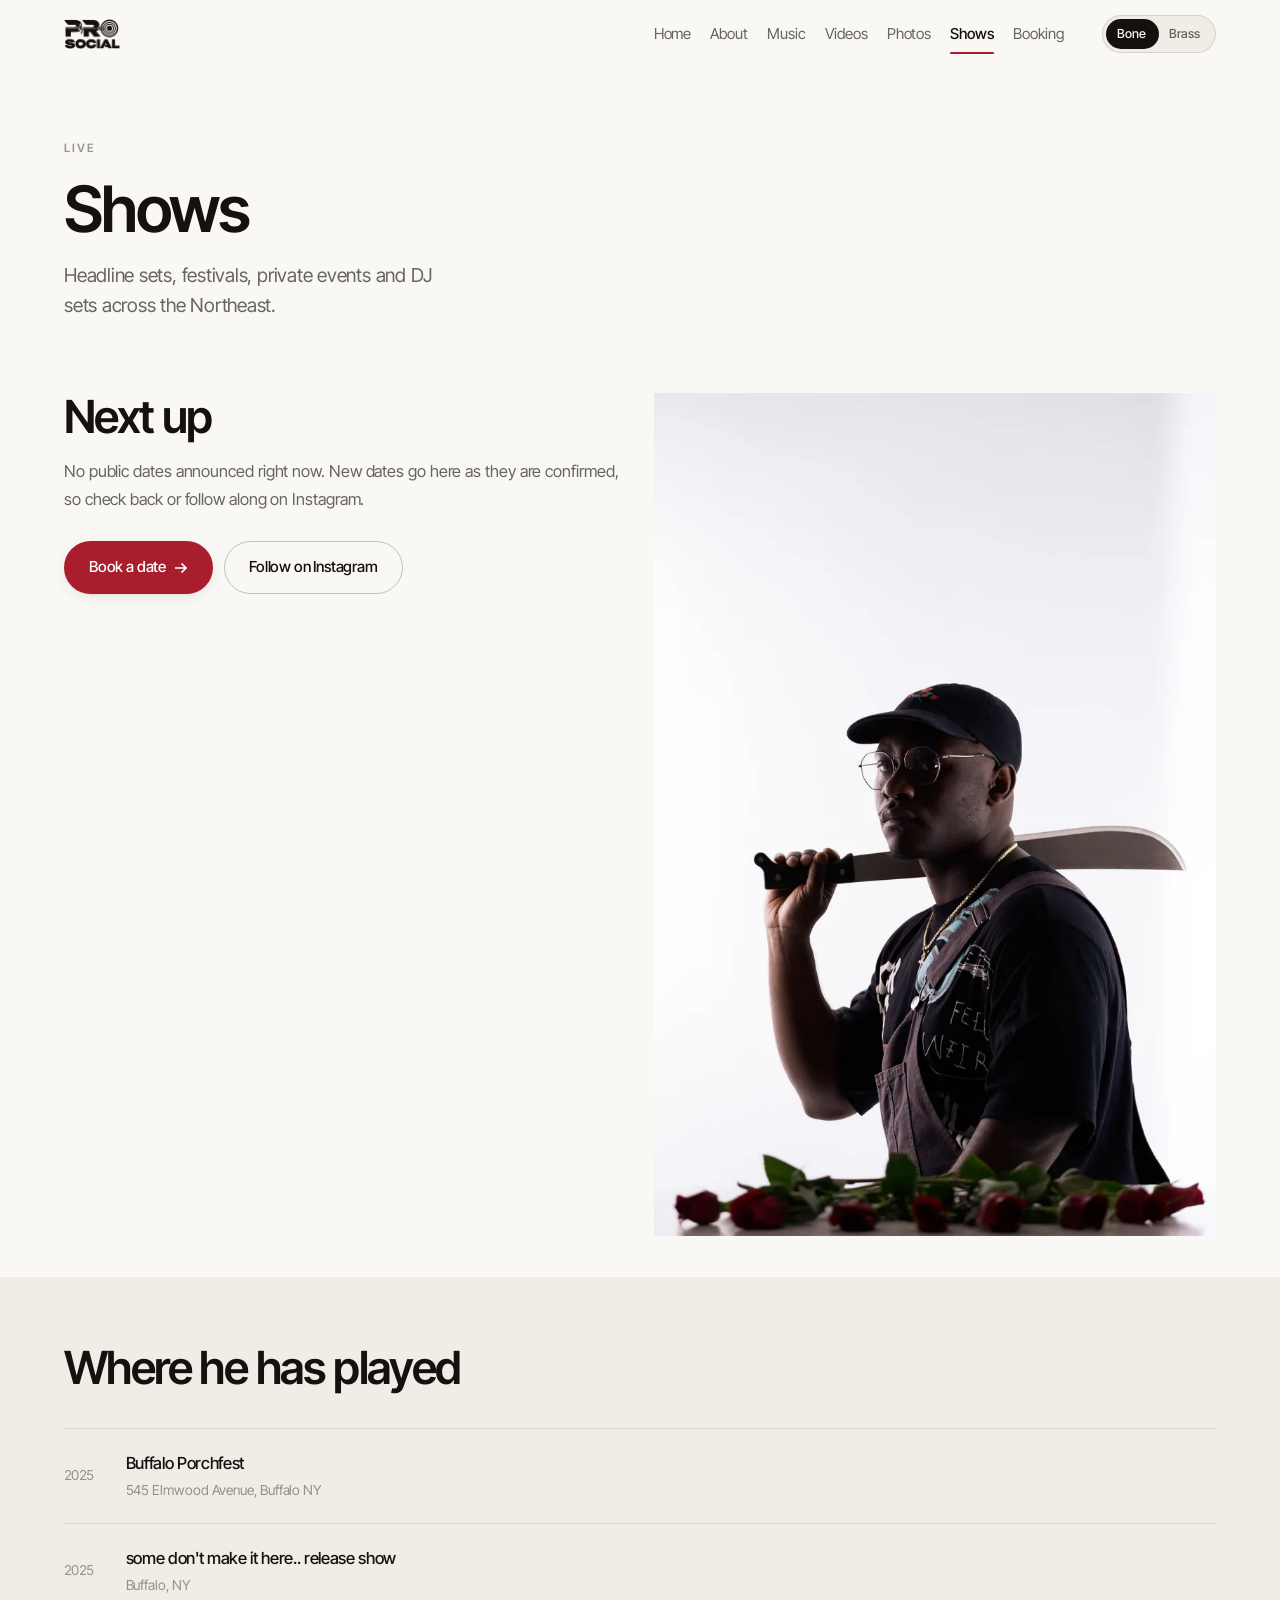
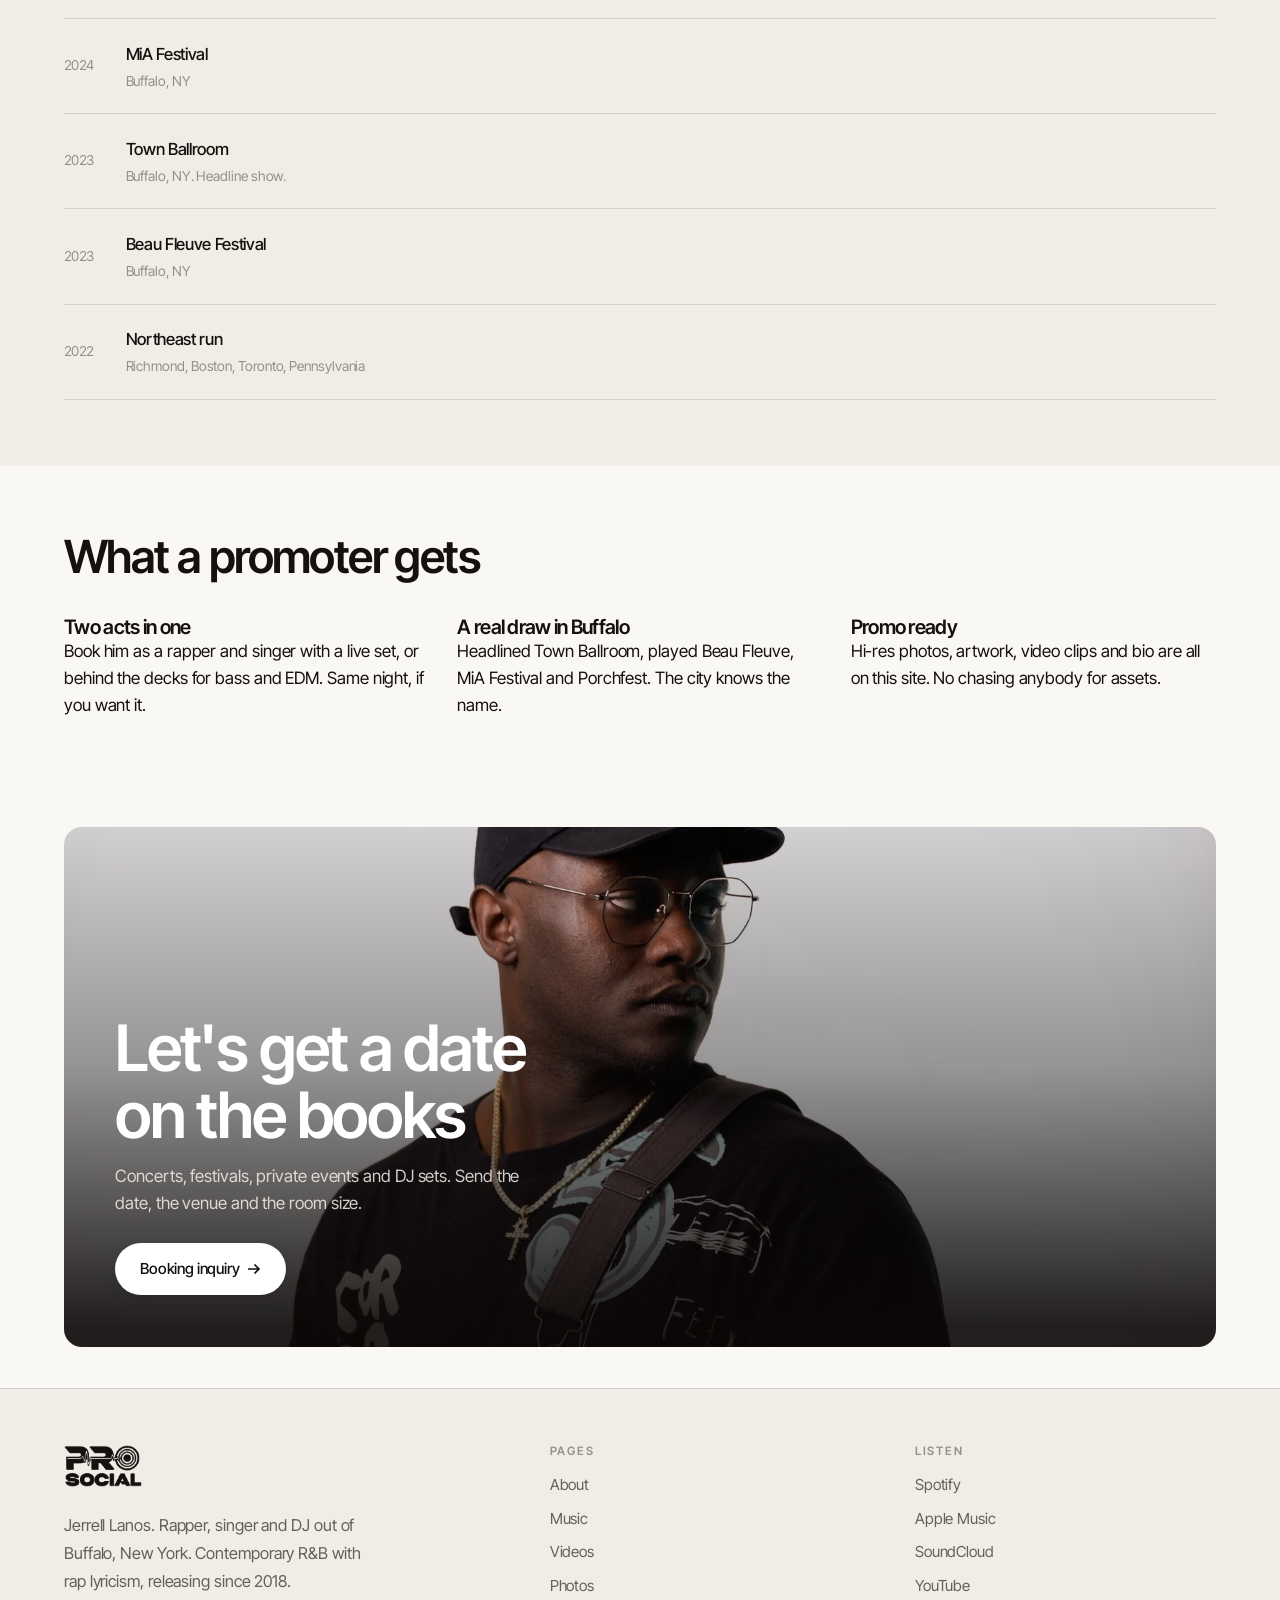
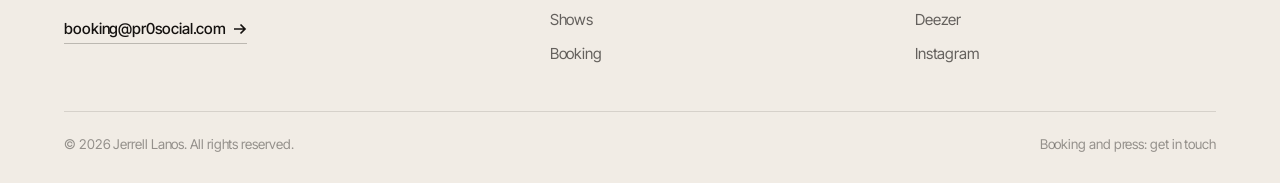
<file: shows.html>
<!DOCTYPE html>
<html lang="en">
<head>
<meta charset="utf-8">
<meta name="viewport" content="width=device-width, initial-scale=1">
<title>Shows | Pr0 Social</title>
<meta name="description" content="Pr0 Social live: Town Ballroom, Beau Fleuve, MiA Festival, Buffalo Porchfest and a Northeast run. Booking open.">
<link rel="canonical" href="https://klientohq.github.io/Jerrell_Website/shows.html">
<meta property="og:type" content="website">
<meta property="og:site_name" content="Pr0 Social">
<meta property="og:title" content="Shows | Pr0 Social">
<meta property="og:description" content="Pr0 Social live: Town Ballroom, Beau Fleuve, MiA Festival, Buffalo Porchfest and a Northeast run. Booking open.">
<meta property="og:url" content="https://klientohq.github.io/Jerrell_Website/shows.html">
<meta property="og:image" content="https://klientohq.github.io/Jerrell_Website/assets/opt/photo-15-1600.jpg">
<meta name="twitter:card" content="summary_large_image">
<meta name="theme-color" content="#faf8f5" media="(prefers-color-scheme: light)">
<link rel="icon" href="assets/opt/logo-400.jpg">
<link rel="apple-touch-icon" href="assets/opt/logo-400.jpg">
<link rel="preconnect" href="https://fonts.googleapis.com">
<link rel="preconnect" href="https://fonts.gstatic.com" crossorigin>
<link rel="stylesheet" href="https://fonts.googleapis.com/css2?family=Inter+Tight:wght@400;500;600;700&display=swap">
<link rel="stylesheet" href="css/style.css">
<script>(function(){document.documentElement.classList.add("js");try{var t=localStorage.getItem("pr0-theme");if(t==="brass")document.documentElement.setAttribute("data-theme","brass");}catch(e){}})();</script>
</head>
<body>
<a class="skip" href="#main">Skip to content</a>
<header class="header">
  <div class="wrap header__in">
    <a class="brand" href="index.html" aria-label="Pr0 Social, home">
      <img class="brand__dark" src="assets/opt/logomark-dark.png" alt="Pr0 Social" width="56" height="30">
      <img class="brand__light" src="assets/opt/logomark-light.png" alt="Pr0 Social" width="56" height="30">
    </a>
    <nav class="nav" aria-label="Main"><a href="index.html">Home</a><a href="about.html">About</a><a href="music.html">Music</a><a href="videos.html">Videos</a><a href="gallery.html">Photos</a><a href="shows.html" aria-current="page">Shows</a><a href="contact.html">Booking</a></nav>
    <div class="hactions">
      <div class="tsw" role="group" aria-label="Colour theme">
        <span class="tsw__thumb" aria-hidden="true"></span>
        <button type="button" data-mode="bone" aria-pressed="true">Bone</button>
        <button type="button" data-mode="brass" aria-pressed="false">Brass</button>
      </div>
      <button class="navtoggle" type="button" aria-label="Menu" aria-expanded="false" aria-controls="nav"><span></span></button>
    </div>
  </div>
</header>
<main id="main">

<section class="wrap phead">
  <span class="eyebrow reveal">Live</span>
  <h1 class="t-display reveal" style="--d:60ms">Shows</h1>
  <p class="lede reveal" style="--d:120ms">Headline sets, festivals, private events and DJ sets across the Northeast.</p>
</section>

<section class="section section--tight">
  <div class="wrap">
    <div class="grid grid--2">
      <div class="reveal">
        <h2 class="t-section">Next up</h2>
        <p class="copy mt-s">No public dates announced right now. New dates go here as they are confirmed, so check back or follow along on Instagram.</p>
        <div class="btnrow mt-m">
          <a class="btn btn--accent" href="contact.html">Book a date<svg class="arw" width="14" height="14" viewBox="0 0 14 14" fill="none" stroke="currentColor" stroke-width="1.7" aria-hidden="true"><path d="M1 7h11M7.5 2.5L12 7l-4.5 4.5"/></svg></a>
          <a class="btn btn--ghost" href="https://www.instagram.com/prettypr0social/" target="_blank" rel="noopener">Follow on Instagram</a>
        </div>
      </div>
      <div class="reveal" style="--d:90ms"><picture><source type="image/webp" srcset="assets/opt/photo-06-400.webp 400w, assets/opt/photo-06-800.webp 800w, assets/opt/photo-06-1600.webp 1600w" sizes="(max-width:620px) 92vw, 46vw"><img src="assets/opt/photo-06-1600.jpg" srcset="assets/opt/photo-06-400.jpg 400w, assets/opt/photo-06-800.jpg 800w, assets/opt/photo-06-1600.jpg 1600w" sizes="(max-width:620px) 92vw, 46vw" alt="Pr0 Social performing" class="" loading="lazy" decoding="async"></picture></div>
    </div>
  </div>
</section>

<section class="section section--alt">
  <div class="wrap">
    <div class="shead"><h2 class="t-section">Where he has played</h2></div>
    <div class="rows reveal">
      <div class="row"><span class="row__i num">2025</span><span><span class="row__t">Buffalo Porchfest</span><span class="row__s">545 Elmwood Avenue, Buffalo NY</span></span><span class="row__e"></span></div><div class="row"><span class="row__i num">2025</span><span><span class="row__t">some don&#x27;t make it here.. release show</span><span class="row__s">Buffalo, NY</span></span><span class="row__e"></span></div><div class="row"><span class="row__i num">2024</span><span><span class="row__t">MiA Festival</span><span class="row__s">Buffalo, NY</span></span><span class="row__e"></span></div><div class="row"><span class="row__i num">2023</span><span><span class="row__t">Town Ballroom</span><span class="row__s">Buffalo, NY. Headline show.</span></span><span class="row__e"></span></div><div class="row"><span class="row__i num">2023</span><span><span class="row__t">Beau Fleuve Festival</span><span class="row__s">Buffalo, NY</span></span><span class="row__e"></span></div><div class="row"><span class="row__i num">2022</span><span><span class="row__t">Northeast run</span><span class="row__s">Richmond, Boston, Toronto, Pennsylvania</span></span><span class="row__e"></span></div>
    </div>
  </div>
</section>

<section class="section">
  <div class="wrap">
    <div class="shead"><h2 class="t-section">What a promoter gets</h2></div>
    <div class="grid grid--3">
      <div class="card reveal"><h3 class="t-card">Two acts in one</h3><p class="card__k">Book him as a rapper and singer with a live set, or behind the decks for bass and EDM. Same night, if you want it.</p></div>
      <div class="card reveal" style="--d:80ms"><h3 class="t-card">A real draw in Buffalo</h3><p class="card__k">Headlined Town Ballroom, played Beau Fleuve, MiA Festival and Porchfest. The city knows the name.</p></div>
      <div class="card reveal" style="--d:160ms"><h3 class="t-card">Promo ready</h3><p class="card__k">Hi-res photos, artwork, video clips and bio are all on this site. No chasing anybody for assets.</p></div>
    </div>
  </div>
</section>

<section class="section section--tight">
  <div class="wrap">
    <div class="banner reveal">
      <div class="banner__bg"><picture><source type="image/webp" srcset="assets/opt/photo-15-800.webp 800w, assets/opt/photo-15-1600.webp 1600w" sizes="100vw"><img src="assets/opt/photo-15-1600.jpg" srcset="assets/opt/photo-15-800.jpg 800w, assets/opt/photo-15-1600.jpg 1600w" sizes="100vw" alt="Pr0 Social" class="" loading="lazy" decoding="async"></picture></div>
      <div class="banner__in">
        <h2 class="t-display">Let's get a date on the books</h2>
        <p>Concerts, festivals, private events and DJ sets. Send the date, the venue and the room size.</p>
        <div class="btnrow"><a class="btn btn--primary" href="contact.html">Booking inquiry<svg class="arw" width="14" height="14" viewBox="0 0 14 14" fill="none" stroke="currentColor" stroke-width="1.7" aria-hidden="true"><path d="M1 7h11M7.5 2.5L12 7l-4.5 4.5"/></svg></a></div>
      </div>
    </div>
  </div>
</section>

</main>
<footer class="footer">
  <div class="wrap">
    <div class="footer__top">
      <div>
        <a class="brand brand--lg" href="index.html" aria-label="Pr0 Social, home">
          <img class="brand__dark" src="assets/opt/logomark-dark.png" alt="Pr0 Social" width="78" height="42">
          <img class="brand__light" src="assets/opt/logomark-light.png" alt="Pr0 Social" width="78" height="42">
        </a>
        <p class="copy" style="margin-top:1rem;max-width:34ch">Jerrell Lanos. Rapper, singer and DJ out of Buffalo, New York. Contemporary R&amp;B with rap lyricism, releasing since 2018.</p>
        <p style="margin-top:1.25rem"><a class="tlink" href="mailto:booking@pr0social.com">booking@pr0social.com<svg class="arw" width="14" height="14" viewBox="0 0 14 14" fill="none" stroke="currentColor" stroke-width="1.7" aria-hidden="true"><path d="M1 7h11M7.5 2.5L12 7l-4.5 4.5"/></svg></a></p>
      </div>
      <div>
        <h3>Pages</h3>
        <nav class="footer__links" aria-label="Footer"><a href="about.html">About</a><a href="music.html">Music</a><a href="videos.html">Videos</a><a href="gallery.html">Photos</a><a href="shows.html">Shows</a><a href="contact.html">Booking</a></nav>
      </div>
      <div>
        <h3>Listen</h3>
        <div class="footer__links"><a href="https://open.spotify.com/artist/4GrmZ6RJ3gzy5oI4p4Z63U" target="_blank" rel="noopener">Spotify</a><a href="https://music.apple.com/us/artist/pr0-social/1381566556" target="_blank" rel="noopener">Apple Music</a><a href="https://soundcloud.com/pr0social" target="_blank" rel="noopener">SoundCloud</a><a href="https://www.youtube.com/channel/UC-7JeAdJZiXaNKRxtAwQQIw" target="_blank" rel="noopener">YouTube</a><a href="https://www.deezer.com/en/artist/56472262" target="_blank" rel="noopener">Deezer</a><a href="https://www.instagram.com/prettypr0social/" target="_blank" rel="noopener">Instagram</a></div>
      </div>
    </div>
    <div class="footer__bot">
      <span>&copy; 2026 Jerrell Lanos. All rights reserved.</span>
      <span>Booking and press: <a href="contact.html">get in touch</a></span>
    </div>
  </div>
</footer>
<div class="modal" id="modal" aria-hidden="true" role="dialog" aria-modal="true">
  <div class="modal__box"></div>
</div>
<script src="js/main.js"></script>
</body>
</html>
</file>
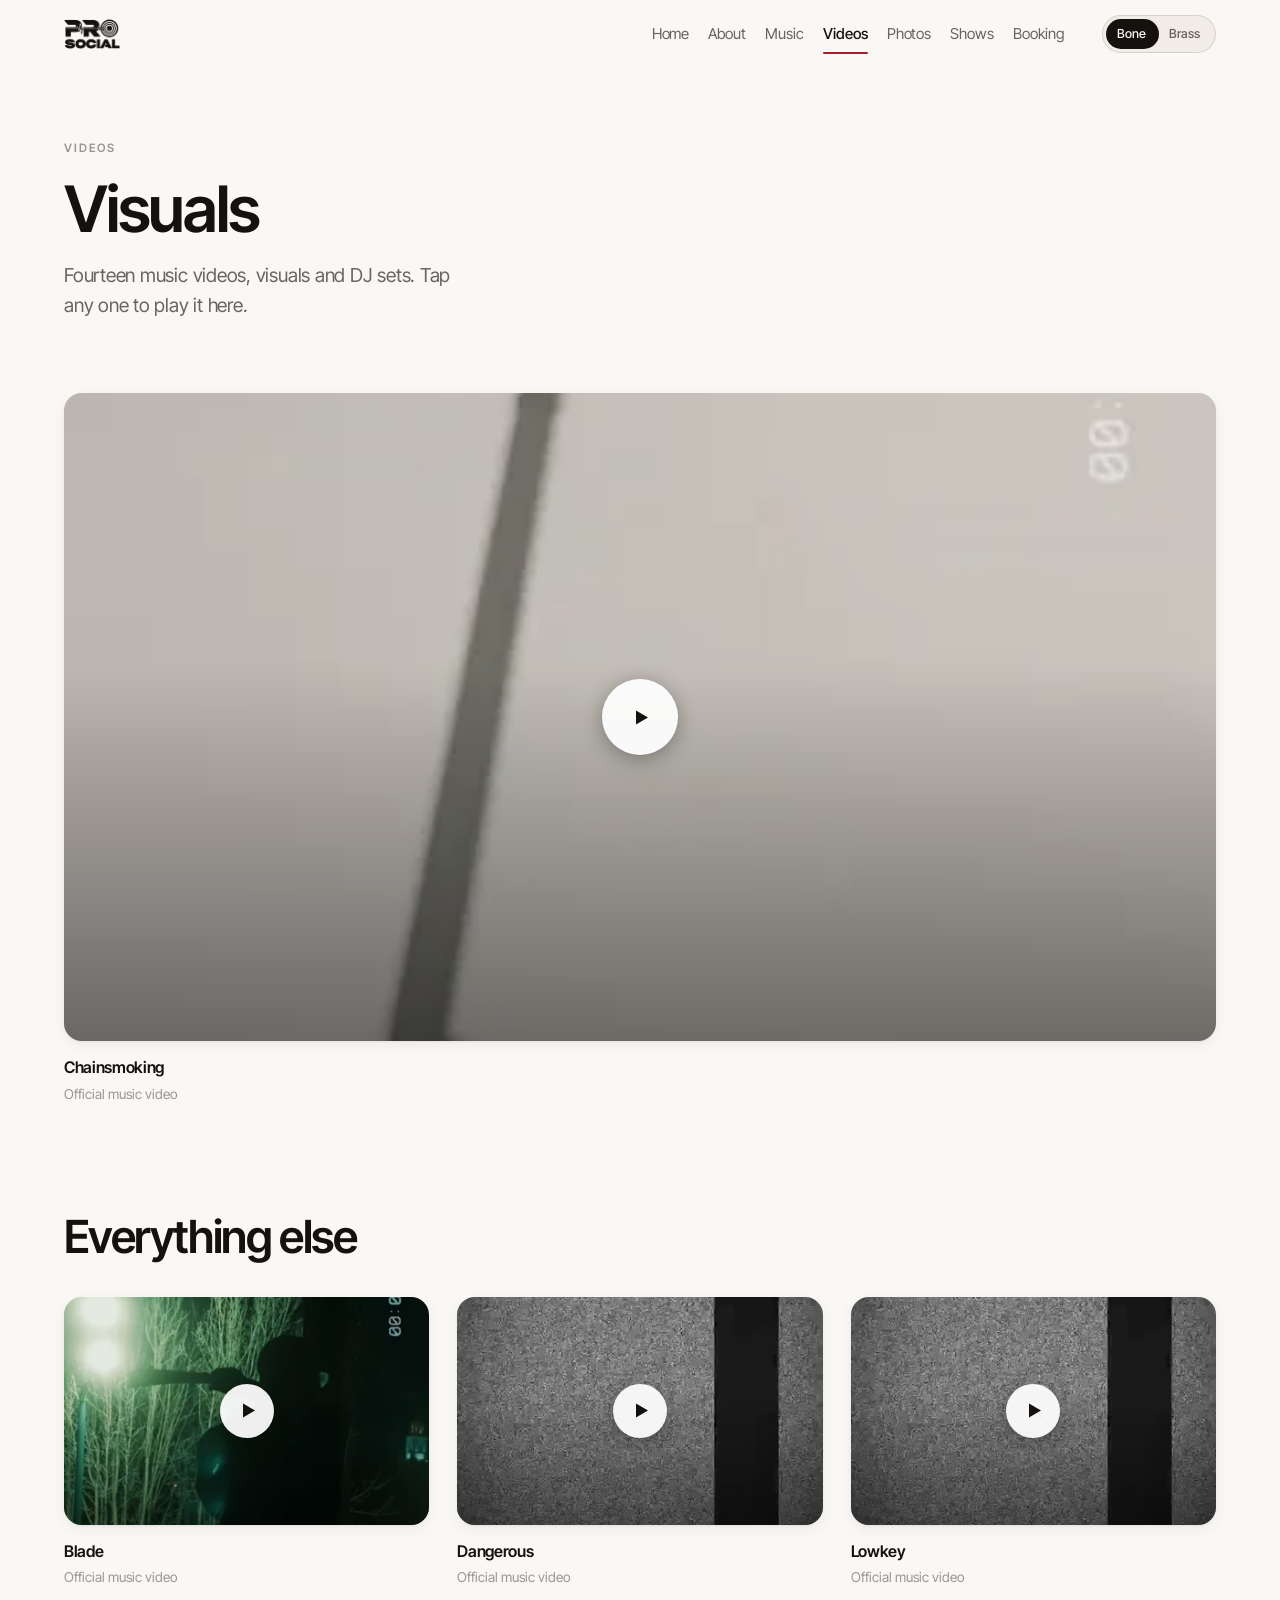
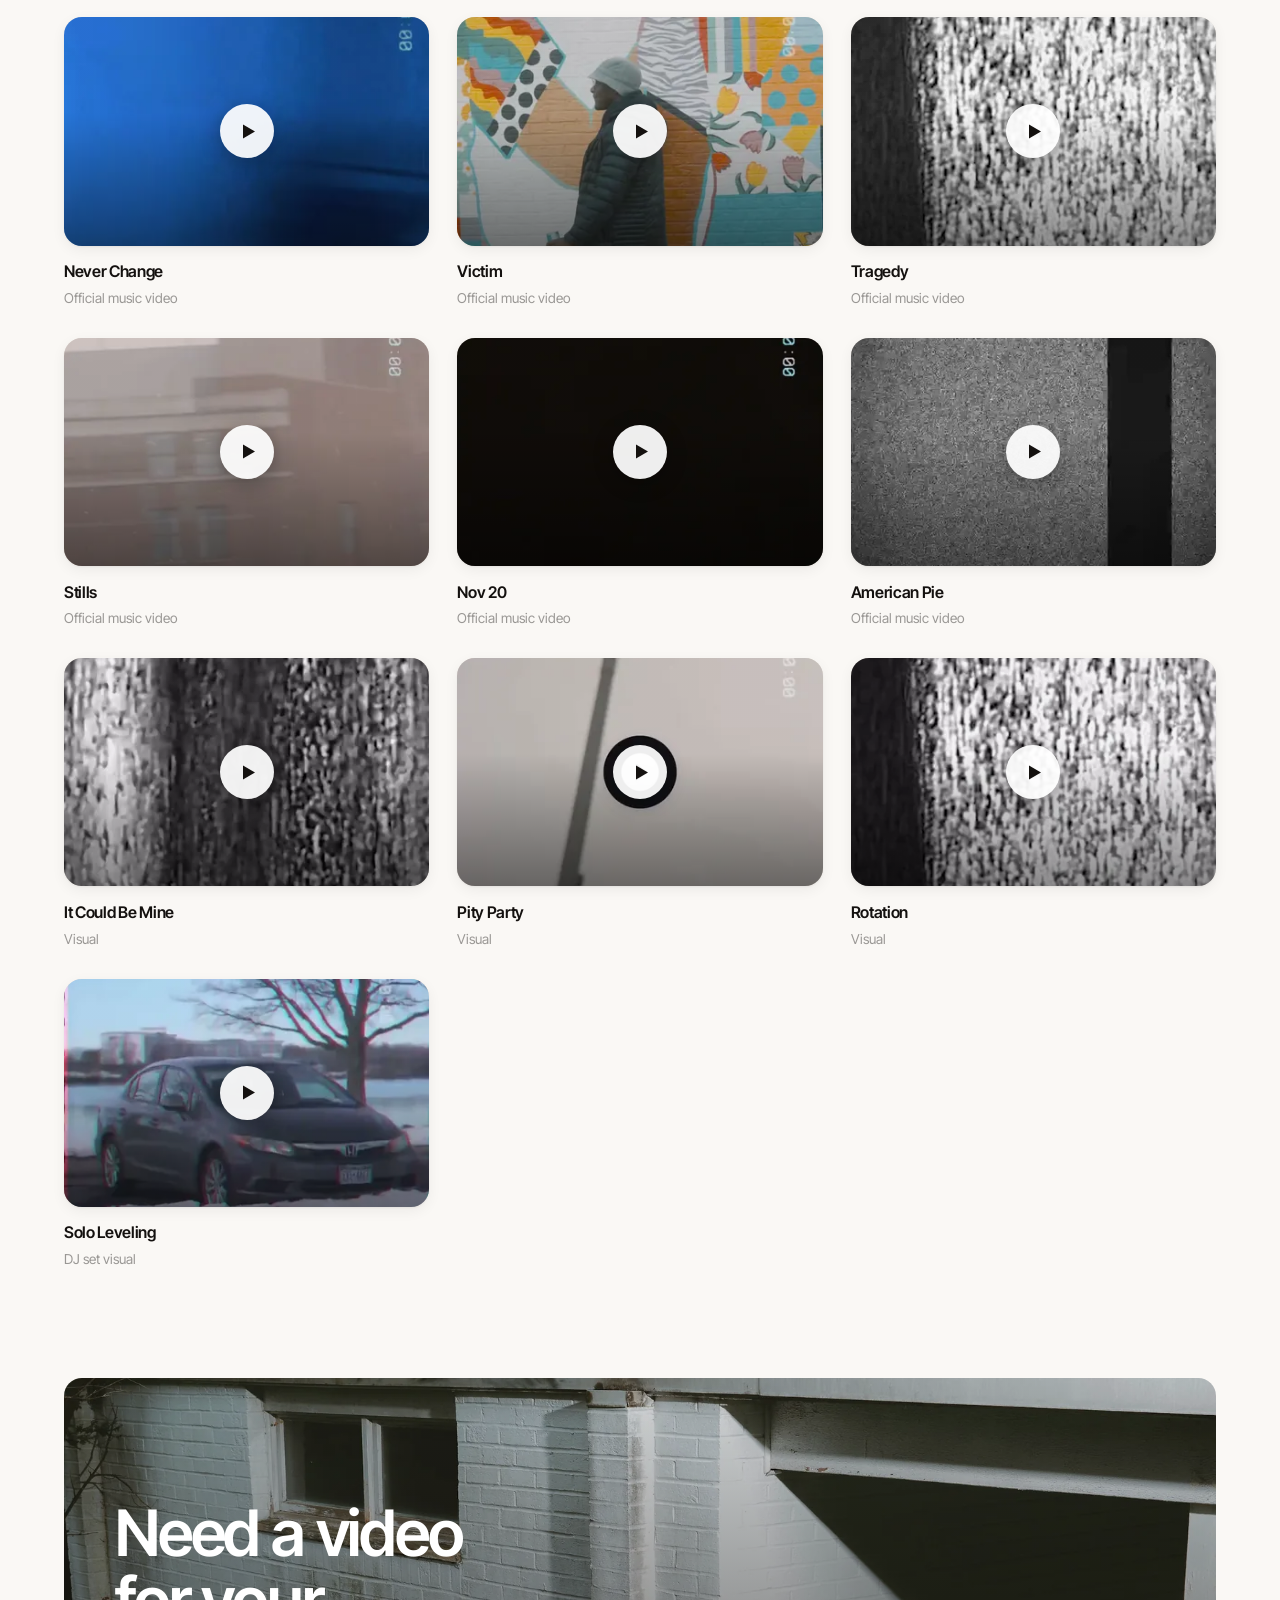
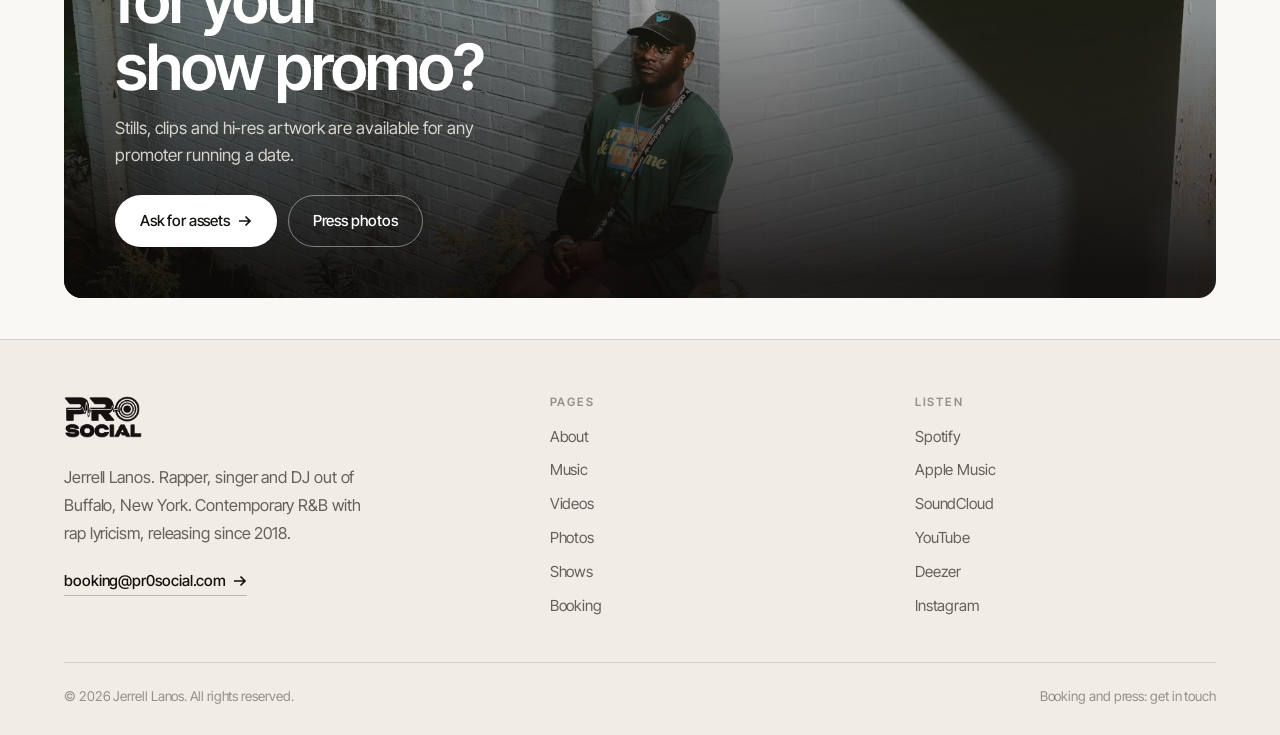
<file: videos.html>
<!DOCTYPE html>
<html lang="en">
<head>
<meta charset="utf-8">
<meta name="viewport" content="width=device-width, initial-scale=1">
<title>Videos | Pr0 Social</title>
<meta name="description" content="Fourteen Pr0 Social music videos, visuals and DJ sets, including the official Chainsmoking video.">
<link rel="canonical" href="https://klientohq.github.io/Jerrell_Website/videos.html">
<meta property="og:type" content="website">
<meta property="og:site_name" content="Pr0 Social">
<meta property="og:title" content="Videos | Pr0 Social">
<meta property="og:description" content="Fourteen Pr0 Social music videos, visuals and DJ sets, including the official Chainsmoking video.">
<meta property="og:url" content="https://klientohq.github.io/Jerrell_Website/videos.html">
<meta property="og:image" content="https://klientohq.github.io/Jerrell_Website/assets/opt/photo-18-1600.jpg">
<meta name="twitter:card" content="summary_large_image">
<meta name="theme-color" content="#faf8f5" media="(prefers-color-scheme: light)">
<link rel="icon" href="assets/opt/logo-400.jpg">
<link rel="apple-touch-icon" href="assets/opt/logo-400.jpg">
<link rel="preconnect" href="https://fonts.googleapis.com">
<link rel="preconnect" href="https://fonts.gstatic.com" crossorigin>
<link rel="stylesheet" href="https://fonts.googleapis.com/css2?family=Inter+Tight:wght@400;500;600;700&display=swap">
<link rel="stylesheet" href="css/style.css">
<script>(function(){document.documentElement.classList.add("js");try{var t=localStorage.getItem("pr0-theme");if(t==="brass")document.documentElement.setAttribute("data-theme","brass");}catch(e){}})();</script>
</head>
<body>
<a class="skip" href="#main">Skip to content</a>
<header class="header">
  <div class="wrap header__in">
    <a class="brand" href="index.html" aria-label="Pr0 Social, home">
      <img class="brand__dark" src="assets/opt/logomark-dark.png" alt="Pr0 Social" width="56" height="30">
      <img class="brand__light" src="assets/opt/logomark-light.png" alt="Pr0 Social" width="56" height="30">
    </a>
    <nav class="nav" aria-label="Main"><a href="index.html">Home</a><a href="about.html">About</a><a href="music.html">Music</a><a href="videos.html" aria-current="page">Videos</a><a href="gallery.html">Photos</a><a href="shows.html">Shows</a><a href="contact.html">Booking</a></nav>
    <div class="hactions">
      <div class="tsw" role="group" aria-label="Colour theme">
        <span class="tsw__thumb" aria-hidden="true"></span>
        <button type="button" data-mode="bone" aria-pressed="true">Bone</button>
        <button type="button" data-mode="brass" aria-pressed="false">Brass</button>
      </div>
      <button class="navtoggle" type="button" aria-label="Menu" aria-expanded="false" aria-controls="nav"><span></span></button>
    </div>
  </div>
</header>
<main id="main">

<section class="wrap phead">
  <span class="eyebrow reveal">Videos</span>
  <h1 class="t-display reveal" style="--d:60ms">Visuals</h1>
  <p class="lede reveal" style="--d:120ms">Fourteen music videos, visuals and DJ sets. Tap any one to play it here.</p>
</section>

<section class="section section--tight">
  <div class="wrap"><div class="reveal"><button class="vtile vtile--lg" data-video="178Xw72Gr-rwJsSipZ9PjJrEDI1V-LI9h" data-title="Chainsmoking" type="button"><span class="vtile__frame"><picture><source type="image/webp" srcset="assets/opt/vp-178Xw72Gr-rwJsSipZ9PjJrEDI1V-LI9h-400.webp 400w, assets/opt/vp-178Xw72Gr-rwJsSipZ9PjJrEDI1V-LI9h-800.webp 800w" sizes="(max-width:620px) 92vw, (max-width:1000px) 46vw, 30vw"><img src="assets/opt/vp-178Xw72Gr-rwJsSipZ9PjJrEDI1V-LI9h-800.jpg" srcset="assets/opt/vp-178Xw72Gr-rwJsSipZ9PjJrEDI1V-LI9h-400.jpg 400w, assets/opt/vp-178Xw72Gr-rwJsSipZ9PjJrEDI1V-LI9h-800.jpg 800w" sizes="(max-width:620px) 92vw, (max-width:1000px) 46vw, 30vw" alt="Chainsmoking video still" class="" loading="lazy" decoding="async"></picture><span class="vtile__play"><i><svg width="19" height="19" viewBox="0 0 19 19" aria-hidden="true"><path d="M4 2.5v14l12-7z"/></svg></i></span></span><span class="vtile__t">Chainsmoking</span><span class="vtile__s">Official music video</span></button></div></div>
</section>

<section class="section">
  <div class="wrap">
    <div class="shead"><h2 class="t-section">Everything else</h2></div>
    <div class="grid grid--3">
      <div class="reveal" style="--d:0ms"><button class="vtile" data-video="1KxqVJfCn8CDQyoAQ2bghQkUcOTq2wN7x" data-title="Blade" type="button"><span class="vtile__frame"><picture><source type="image/webp" srcset="assets/opt/vp-1KxqVJfCn8CDQyoAQ2bghQkUcOTq2wN7x-400.webp 400w, assets/opt/vp-1KxqVJfCn8CDQyoAQ2bghQkUcOTq2wN7x-800.webp 800w" sizes="(max-width:620px) 92vw, (max-width:1000px) 46vw, 30vw"><img src="assets/opt/vp-1KxqVJfCn8CDQyoAQ2bghQkUcOTq2wN7x-800.jpg" srcset="assets/opt/vp-1KxqVJfCn8CDQyoAQ2bghQkUcOTq2wN7x-400.jpg 400w, assets/opt/vp-1KxqVJfCn8CDQyoAQ2bghQkUcOTq2wN7x-800.jpg 800w" sizes="(max-width:620px) 92vw, (max-width:1000px) 46vw, 30vw" alt="Blade video still" class="" loading="lazy" decoding="async"></picture><span class="vtile__play"><i><svg width="19" height="19" viewBox="0 0 19 19" aria-hidden="true"><path d="M4 2.5v14l12-7z"/></svg></i></span></span><span class="vtile__t">Blade</span><span class="vtile__s">Official music video</span></button></div><div class="reveal" style="--d:70ms"><button class="vtile" data-video="1hED8vi9PHXmXz64PUE-_bisetWnMtNkD" data-title="Dangerous" type="button"><span class="vtile__frame"><picture><source type="image/webp" srcset="assets/opt/vp-1hED8vi9PHXmXz64PUE-_bisetWnMtNkD-400.webp 400w, assets/opt/vp-1hED8vi9PHXmXz64PUE-_bisetWnMtNkD-800.webp 800w" sizes="(max-width:620px) 92vw, (max-width:1000px) 46vw, 30vw"><img src="assets/opt/vp-1hED8vi9PHXmXz64PUE-_bisetWnMtNkD-800.jpg" srcset="assets/opt/vp-1hED8vi9PHXmXz64PUE-_bisetWnMtNkD-400.jpg 400w, assets/opt/vp-1hED8vi9PHXmXz64PUE-_bisetWnMtNkD-800.jpg 800w" sizes="(max-width:620px) 92vw, (max-width:1000px) 46vw, 30vw" alt="Dangerous video still" class="" loading="lazy" decoding="async"></picture><span class="vtile__play"><i><svg width="19" height="19" viewBox="0 0 19 19" aria-hidden="true"><path d="M4 2.5v14l12-7z"/></svg></i></span></span><span class="vtile__t">Dangerous</span><span class="vtile__s">Official music video</span></button></div><div class="reveal" style="--d:140ms"><button class="vtile" data-video="1J-yXDEhOZxeXEOu4rWc7T3tx4kSzlnYD" data-title="Lowkey" type="button"><span class="vtile__frame"><picture><source type="image/webp" srcset="assets/opt/vp-1J-yXDEhOZxeXEOu4rWc7T3tx4kSzlnYD-400.webp 400w, assets/opt/vp-1J-yXDEhOZxeXEOu4rWc7T3tx4kSzlnYD-800.webp 800w" sizes="(max-width:620px) 92vw, (max-width:1000px) 46vw, 30vw"><img src="assets/opt/vp-1J-yXDEhOZxeXEOu4rWc7T3tx4kSzlnYD-800.jpg" srcset="assets/opt/vp-1J-yXDEhOZxeXEOu4rWc7T3tx4kSzlnYD-400.jpg 400w, assets/opt/vp-1J-yXDEhOZxeXEOu4rWc7T3tx4kSzlnYD-800.jpg 800w" sizes="(max-width:620px) 92vw, (max-width:1000px) 46vw, 30vw" alt="Lowkey video still" class="" loading="lazy" decoding="async"></picture><span class="vtile__play"><i><svg width="19" height="19" viewBox="0 0 19 19" aria-hidden="true"><path d="M4 2.5v14l12-7z"/></svg></i></span></span><span class="vtile__t">Lowkey</span><span class="vtile__s">Official music video</span></button></div><div class="reveal" style="--d:0ms"><button class="vtile" data-video="1sAgYiUHSF9Xh4XHfLELIcopsqe9b0pjt" data-title="Never Change" type="button"><span class="vtile__frame"><picture><source type="image/webp" srcset="assets/opt/vp-1sAgYiUHSF9Xh4XHfLELIcopsqe9b0pjt-400.webp 400w, assets/opt/vp-1sAgYiUHSF9Xh4XHfLELIcopsqe9b0pjt-800.webp 800w" sizes="(max-width:620px) 92vw, (max-width:1000px) 46vw, 30vw"><img src="assets/opt/vp-1sAgYiUHSF9Xh4XHfLELIcopsqe9b0pjt-800.jpg" srcset="assets/opt/vp-1sAgYiUHSF9Xh4XHfLELIcopsqe9b0pjt-400.jpg 400w, assets/opt/vp-1sAgYiUHSF9Xh4XHfLELIcopsqe9b0pjt-800.jpg 800w" sizes="(max-width:620px) 92vw, (max-width:1000px) 46vw, 30vw" alt="Never Change video still" class="" loading="lazy" decoding="async"></picture><span class="vtile__play"><i><svg width="19" height="19" viewBox="0 0 19 19" aria-hidden="true"><path d="M4 2.5v14l12-7z"/></svg></i></span></span><span class="vtile__t">Never Change</span><span class="vtile__s">Official music video</span></button></div><div class="reveal" style="--d:70ms"><button class="vtile" data-video="1o3J20EA0GGwgLpEM1YFN9lQ8hMah8Yin" data-title="Victim" type="button"><span class="vtile__frame"><picture><source type="image/webp" srcset="assets/opt/vp-1o3J20EA0GGwgLpEM1YFN9lQ8hMah8Yin-400.webp 400w, assets/opt/vp-1o3J20EA0GGwgLpEM1YFN9lQ8hMah8Yin-800.webp 800w" sizes="(max-width:620px) 92vw, (max-width:1000px) 46vw, 30vw"><img src="assets/opt/vp-1o3J20EA0GGwgLpEM1YFN9lQ8hMah8Yin-800.jpg" srcset="assets/opt/vp-1o3J20EA0GGwgLpEM1YFN9lQ8hMah8Yin-400.jpg 400w, assets/opt/vp-1o3J20EA0GGwgLpEM1YFN9lQ8hMah8Yin-800.jpg 800w" sizes="(max-width:620px) 92vw, (max-width:1000px) 46vw, 30vw" alt="Victim video still" class="" loading="lazy" decoding="async"></picture><span class="vtile__play"><i><svg width="19" height="19" viewBox="0 0 19 19" aria-hidden="true"><path d="M4 2.5v14l12-7z"/></svg></i></span></span><span class="vtile__t">Victim</span><span class="vtile__s">Official music video</span></button></div><div class="reveal" style="--d:140ms"><button class="vtile" data-video="1MIygM9EAY6oMYrfN_-_uOrw5FMJU4SQJ" data-title="Tragedy" type="button"><span class="vtile__frame"><picture><source type="image/webp" srcset="assets/opt/vp-1MIygM9EAY6oMYrfN_-_uOrw5FMJU4SQJ-400.webp 400w, assets/opt/vp-1MIygM9EAY6oMYrfN_-_uOrw5FMJU4SQJ-800.webp 800w" sizes="(max-width:620px) 92vw, (max-width:1000px) 46vw, 30vw"><img src="assets/opt/vp-1MIygM9EAY6oMYrfN_-_uOrw5FMJU4SQJ-800.jpg" srcset="assets/opt/vp-1MIygM9EAY6oMYrfN_-_uOrw5FMJU4SQJ-400.jpg 400w, assets/opt/vp-1MIygM9EAY6oMYrfN_-_uOrw5FMJU4SQJ-800.jpg 800w" sizes="(max-width:620px) 92vw, (max-width:1000px) 46vw, 30vw" alt="Tragedy video still" class="" loading="lazy" decoding="async"></picture><span class="vtile__play"><i><svg width="19" height="19" viewBox="0 0 19 19" aria-hidden="true"><path d="M4 2.5v14l12-7z"/></svg></i></span></span><span class="vtile__t">Tragedy</span><span class="vtile__s">Official music video</span></button></div><div class="reveal" style="--d:0ms"><button class="vtile" data-video="1rpxfIwwAIgcTYMq22LNbjZQizqMPuiRY" data-title="Stills" type="button"><span class="vtile__frame"><picture><source type="image/webp" srcset="assets/opt/vp-1rpxfIwwAIgcTYMq22LNbjZQizqMPuiRY-400.webp 400w, assets/opt/vp-1rpxfIwwAIgcTYMq22LNbjZQizqMPuiRY-800.webp 800w" sizes="(max-width:620px) 92vw, (max-width:1000px) 46vw, 30vw"><img src="assets/opt/vp-1rpxfIwwAIgcTYMq22LNbjZQizqMPuiRY-800.jpg" srcset="assets/opt/vp-1rpxfIwwAIgcTYMq22LNbjZQizqMPuiRY-400.jpg 400w, assets/opt/vp-1rpxfIwwAIgcTYMq22LNbjZQizqMPuiRY-800.jpg 800w" sizes="(max-width:620px) 92vw, (max-width:1000px) 46vw, 30vw" alt="Stills video still" class="" loading="lazy" decoding="async"></picture><span class="vtile__play"><i><svg width="19" height="19" viewBox="0 0 19 19" aria-hidden="true"><path d="M4 2.5v14l12-7z"/></svg></i></span></span><span class="vtile__t">Stills</span><span class="vtile__s">Official music video</span></button></div><div class="reveal" style="--d:70ms"><button class="vtile" data-video="15Kjd4xzlCBJd-IAbUVOfZP6qmnhjNJvC" data-title="Nov 20" type="button"><span class="vtile__frame"><picture><source type="image/webp" srcset="assets/opt/vp-15Kjd4xzlCBJd-IAbUVOfZP6qmnhjNJvC-400.webp 400w, assets/opt/vp-15Kjd4xzlCBJd-IAbUVOfZP6qmnhjNJvC-800.webp 800w" sizes="(max-width:620px) 92vw, (max-width:1000px) 46vw, 30vw"><img src="assets/opt/vp-15Kjd4xzlCBJd-IAbUVOfZP6qmnhjNJvC-800.jpg" srcset="assets/opt/vp-15Kjd4xzlCBJd-IAbUVOfZP6qmnhjNJvC-400.jpg 400w, assets/opt/vp-15Kjd4xzlCBJd-IAbUVOfZP6qmnhjNJvC-800.jpg 800w" sizes="(max-width:620px) 92vw, (max-width:1000px) 46vw, 30vw" alt="Nov 20 video still" class="" loading="lazy" decoding="async"></picture><span class="vtile__play"><i><svg width="19" height="19" viewBox="0 0 19 19" aria-hidden="true"><path d="M4 2.5v14l12-7z"/></svg></i></span></span><span class="vtile__t">Nov 20</span><span class="vtile__s">Official music video</span></button></div><div class="reveal" style="--d:140ms"><button class="vtile" data-video="1NDjy1Mhfy1UX2lyiblBsA48OCYTGzVy2" data-title="American Pie" type="button"><span class="vtile__frame"><picture><source type="image/webp" srcset="assets/opt/vp-1NDjy1Mhfy1UX2lyiblBsA48OCYTGzVy2-400.webp 400w, assets/opt/vp-1NDjy1Mhfy1UX2lyiblBsA48OCYTGzVy2-800.webp 800w" sizes="(max-width:620px) 92vw, (max-width:1000px) 46vw, 30vw"><img src="assets/opt/vp-1NDjy1Mhfy1UX2lyiblBsA48OCYTGzVy2-800.jpg" srcset="assets/opt/vp-1NDjy1Mhfy1UX2lyiblBsA48OCYTGzVy2-400.jpg 400w, assets/opt/vp-1NDjy1Mhfy1UX2lyiblBsA48OCYTGzVy2-800.jpg 800w" sizes="(max-width:620px) 92vw, (max-width:1000px) 46vw, 30vw" alt="American Pie video still" class="" loading="lazy" decoding="async"></picture><span class="vtile__play"><i><svg width="19" height="19" viewBox="0 0 19 19" aria-hidden="true"><path d="M4 2.5v14l12-7z"/></svg></i></span></span><span class="vtile__t">American Pie</span><span class="vtile__s">Official music video</span></button></div><div class="reveal" style="--d:0ms"><button class="vtile" data-video="13sZRDi8oDt9cYZup17YSrSGRW6SWGr80" data-title="It Could Be Mine" type="button"><span class="vtile__frame"><picture><source type="image/webp" srcset="assets/opt/vp-13sZRDi8oDt9cYZup17YSrSGRW6SWGr80-400.webp 400w, assets/opt/vp-13sZRDi8oDt9cYZup17YSrSGRW6SWGr80-800.webp 800w" sizes="(max-width:620px) 92vw, (max-width:1000px) 46vw, 30vw"><img src="assets/opt/vp-13sZRDi8oDt9cYZup17YSrSGRW6SWGr80-800.jpg" srcset="assets/opt/vp-13sZRDi8oDt9cYZup17YSrSGRW6SWGr80-400.jpg 400w, assets/opt/vp-13sZRDi8oDt9cYZup17YSrSGRW6SWGr80-800.jpg 800w" sizes="(max-width:620px) 92vw, (max-width:1000px) 46vw, 30vw" alt="It Could Be Mine video still" class="" loading="lazy" decoding="async"></picture><span class="vtile__play"><i><svg width="19" height="19" viewBox="0 0 19 19" aria-hidden="true"><path d="M4 2.5v14l12-7z"/></svg></i></span></span><span class="vtile__t">It Could Be Mine</span><span class="vtile__s">Visual</span></button></div><div class="reveal" style="--d:70ms"><button class="vtile" data-video="10EA6XyysFLLMXo9B8vMLEgHZnFrrgVuR" data-title="Pity Party" type="button"><span class="vtile__frame"><picture><source type="image/webp" srcset="assets/opt/vp-10EA6XyysFLLMXo9B8vMLEgHZnFrrgVuR-400.webp 400w, assets/opt/vp-10EA6XyysFLLMXo9B8vMLEgHZnFrrgVuR-800.webp 800w" sizes="(max-width:620px) 92vw, (max-width:1000px) 46vw, 30vw"><img src="assets/opt/vp-10EA6XyysFLLMXo9B8vMLEgHZnFrrgVuR-800.jpg" srcset="assets/opt/vp-10EA6XyysFLLMXo9B8vMLEgHZnFrrgVuR-400.jpg 400w, assets/opt/vp-10EA6XyysFLLMXo9B8vMLEgHZnFrrgVuR-800.jpg 800w" sizes="(max-width:620px) 92vw, (max-width:1000px) 46vw, 30vw" alt="Pity Party video still" class="" loading="lazy" decoding="async"></picture><span class="vtile__play"><i><svg width="19" height="19" viewBox="0 0 19 19" aria-hidden="true"><path d="M4 2.5v14l12-7z"/></svg></i></span></span><span class="vtile__t">Pity Party</span><span class="vtile__s">Visual</span></button></div><div class="reveal" style="--d:140ms"><button class="vtile" data-video="1jKxv6IdG45_liU3wr7rMh2anJl3s4zM0" data-title="Rotation" type="button"><span class="vtile__frame"><picture><source type="image/webp" srcset="assets/opt/vp-1jKxv6IdG45_liU3wr7rMh2anJl3s4zM0-400.webp 400w, assets/opt/vp-1jKxv6IdG45_liU3wr7rMh2anJl3s4zM0-800.webp 800w" sizes="(max-width:620px) 92vw, (max-width:1000px) 46vw, 30vw"><img src="assets/opt/vp-1jKxv6IdG45_liU3wr7rMh2anJl3s4zM0-800.jpg" srcset="assets/opt/vp-1jKxv6IdG45_liU3wr7rMh2anJl3s4zM0-400.jpg 400w, assets/opt/vp-1jKxv6IdG45_liU3wr7rMh2anJl3s4zM0-800.jpg 800w" sizes="(max-width:620px) 92vw, (max-width:1000px) 46vw, 30vw" alt="Rotation video still" class="" loading="lazy" decoding="async"></picture><span class="vtile__play"><i><svg width="19" height="19" viewBox="0 0 19 19" aria-hidden="true"><path d="M4 2.5v14l12-7z"/></svg></i></span></span><span class="vtile__t">Rotation</span><span class="vtile__s">Visual</span></button></div><div class="reveal" style="--d:0ms"><button class="vtile" data-video="1jTtqKVm_kzxReKdGOLii6ahQ6ZEmsojR" data-title="Solo Leveling" type="button"><span class="vtile__frame"><picture><source type="image/webp" srcset="assets/opt/vp-1jTtqKVm_kzxReKdGOLii6ahQ6ZEmsojR-400.webp 400w, assets/opt/vp-1jTtqKVm_kzxReKdGOLii6ahQ6ZEmsojR-800.webp 800w" sizes="(max-width:620px) 92vw, (max-width:1000px) 46vw, 30vw"><img src="assets/opt/vp-1jTtqKVm_kzxReKdGOLii6ahQ6ZEmsojR-800.jpg" srcset="assets/opt/vp-1jTtqKVm_kzxReKdGOLii6ahQ6ZEmsojR-400.jpg 400w, assets/opt/vp-1jTtqKVm_kzxReKdGOLii6ahQ6ZEmsojR-800.jpg 800w" sizes="(max-width:620px) 92vw, (max-width:1000px) 46vw, 30vw" alt="Solo Leveling video still" class="" loading="lazy" decoding="async"></picture><span class="vtile__play"><i><svg width="19" height="19" viewBox="0 0 19 19" aria-hidden="true"><path d="M4 2.5v14l12-7z"/></svg></i></span></span><span class="vtile__t">Solo Leveling</span><span class="vtile__s">DJ set visual</span></button></div>
    </div>
  </div>
</section>

<section class="section section--tight">
  <div class="wrap">
    <div class="banner reveal">
      <div class="banner__bg"><picture><source type="image/webp" srcset="assets/opt/photo-18-800.webp 800w, assets/opt/photo-18-1600.webp 1600w" sizes="100vw"><img src="assets/opt/photo-18-1600.jpg" srcset="assets/opt/photo-18-800.jpg 800w, assets/opt/photo-18-1600.jpg 1600w" sizes="100vw" alt="Pr0 Social" class="" loading="lazy" decoding="async"></picture></div>
      <div class="banner__in">
        <h2 class="t-display">Need a video for your show promo?</h2>
        <p>Stills, clips and hi-res artwork are available for any promoter running a date.</p>
        <div class="btnrow"><a class="btn btn--primary" href="contact.html">Ask for assets<svg class="arw" width="14" height="14" viewBox="0 0 14 14" fill="none" stroke="currentColor" stroke-width="1.7" aria-hidden="true"><path d="M1 7h11M7.5 2.5L12 7l-4.5 4.5"/></svg></a><a class="btn btn--ghost" href="gallery.html">Press photos</a></div>
      </div>
    </div>
  </div>
</section>

</main>
<footer class="footer">
  <div class="wrap">
    <div class="footer__top">
      <div>
        <a class="brand brand--lg" href="index.html" aria-label="Pr0 Social, home">
          <img class="brand__dark" src="assets/opt/logomark-dark.png" alt="Pr0 Social" width="78" height="42">
          <img class="brand__light" src="assets/opt/logomark-light.png" alt="Pr0 Social" width="78" height="42">
        </a>
        <p class="copy" style="margin-top:1rem;max-width:34ch">Jerrell Lanos. Rapper, singer and DJ out of Buffalo, New York. Contemporary R&amp;B with rap lyricism, releasing since 2018.</p>
        <p style="margin-top:1.25rem"><a class="tlink" href="mailto:booking@pr0social.com">booking@pr0social.com<svg class="arw" width="14" height="14" viewBox="0 0 14 14" fill="none" stroke="currentColor" stroke-width="1.7" aria-hidden="true"><path d="M1 7h11M7.5 2.5L12 7l-4.5 4.5"/></svg></a></p>
      </div>
      <div>
        <h3>Pages</h3>
        <nav class="footer__links" aria-label="Footer"><a href="about.html">About</a><a href="music.html">Music</a><a href="videos.html">Videos</a><a href="gallery.html">Photos</a><a href="shows.html">Shows</a><a href="contact.html">Booking</a></nav>
      </div>
      <div>
        <h3>Listen</h3>
        <div class="footer__links"><a href="https://open.spotify.com/artist/4GrmZ6RJ3gzy5oI4p4Z63U" target="_blank" rel="noopener">Spotify</a><a href="https://music.apple.com/us/artist/pr0-social/1381566556" target="_blank" rel="noopener">Apple Music</a><a href="https://soundcloud.com/pr0social" target="_blank" rel="noopener">SoundCloud</a><a href="https://www.youtube.com/channel/UC-7JeAdJZiXaNKRxtAwQQIw" target="_blank" rel="noopener">YouTube</a><a href="https://www.deezer.com/en/artist/56472262" target="_blank" rel="noopener">Deezer</a><a href="https://www.instagram.com/prettypr0social/" target="_blank" rel="noopener">Instagram</a></div>
      </div>
    </div>
    <div class="footer__bot">
      <span>&copy; 2026 Jerrell Lanos. All rights reserved.</span>
      <span>Booking and press: <a href="contact.html">get in touch</a></span>
    </div>
  </div>
</footer>
<div class="modal" id="modal" aria-hidden="true" role="dialog" aria-modal="true">
  <div class="modal__box"></div>
</div>
<script src="js/main.js"></script>
</body>
</html>
</file>
<file: css/style.css>
/* ==========================================================================
   Pr0 Social EPK
   One type family (Inter Tight). Two locked themes. Shape scale: pill buttons,
   18px cards, 12px inputs. No build step, native CSS only.
   ========================================================================== */

/* 1. TOKENS -------------------------------------------------------------- */
/* "bone" is drawn from the artist's own photography and cover art: bone-white
   ground, near-black ink, crimson pulled from the roses. "brass" is the
   original identity: near-black ground, gold accent. */

:root {
  --ground:      #faf8f5;
  --ground-2:    #f1ece5;
  --ground-3:    #e7e0d6;
  --ink:         #14110f;
  --ink-2:       rgba(20, 17, 15, .64);
  --ink-3:       rgba(20, 17, 15, .42);
  --line:        rgba(20, 17, 15, .12);
  --line-2:      rgba(20, 17, 15, .24);
  --accent:      #a81e2d;
  --accent-soft: rgba(168, 30, 45, .10);
  --accent-ink:  #ffffff;
  --shadow-sm:   0 1px 2px rgba(20,17,15,.05), 0 4px 14px rgba(20,17,15,.06);
  --shadow-lg:   0 2px 6px rgba(20,17,15,.06), 0 24px 60px rgba(20,17,15,.13);
  --glass:       rgba(250, 248, 245, .72);

  --r-card: 18px;
  --r-input: 12px;
  --r-pill: 999px;

  --gap:     clamp(1rem, 2.4vw, 1.75rem);
  --pad-x:   clamp(1.25rem, 5vw, 4.5rem);
  --section: clamp(2.75rem, 5.2vw, 4.5rem);
  --maxw:    1320px;
  --ease:    cubic-bezier(.16, 1, .3, 1);

  color-scheme: light;
}

[data-theme="brass"] {
  /* The original identity, token for token from the first build:
     --bg-deep, --bg-dark, --bg-card, --text-primary, --text-secondary,
     --gold and the gold-tinted borders. */
  --ground:      #090604;
  --ground-2:    #120b07;
  --ground-3:    #1e1208;
  --ink:         #edd9c0;
  --ink-2:       #d4b896;
  --ink-3:       #9b7557;
  --line:        rgba(196, 146, 74, .18);
  --line-2:      rgba(196, 146, 74, .45);
  --accent:      #c4924a;
  --accent-soft: rgba(196, 146, 74, .16);
  --accent-ink:  #090604;
  --shadow-sm:   0 1px 2px rgba(0,0,0,.45), 0 4px 14px rgba(0,0,0,.4);
  --shadow-lg:   0 2px 6px rgba(0,0,0,.5), 0 24px 60px rgba(0,0,0,.6);
  --glass:       rgba(9, 6, 4, .85);

  color-scheme: dark;
}

/* 2. RESET + BASE -------------------------------------------------------- */

*, *::before, *::after { box-sizing: border-box; }
html { -webkit-text-size-adjust: 100%; scroll-behavior: smooth; }

body {
  margin: 0;
  background: var(--ground);
  color: var(--ink);
  font-family: "Inter Tight", -apple-system, BlinkMacSystemFont, "Segoe UI", system-ui, sans-serif;
  font-size: 17px;
  line-height: 1.6;
  letter-spacing: -.005em;
  -webkit-font-smoothing: antialiased;
  -moz-osx-font-smoothing: grayscale;
  overflow-x: hidden;
  transition: background-color .45s var(--ease), color .45s var(--ease);
}
body.is-locked { overflow: hidden; }

img, video, svg, iframe { max-width: 100%; display: block; }
/* <picture> is inline by default, which collapses height:100% on the inner
   <img>. display:contents hands layout straight to the styled parent. */
picture { display: contents; }
a { color: inherit; text-decoration: none; }
button { font: inherit; color: inherit; }
::selection { background: var(--accent); color: var(--accent-ink); }

:focus-visible { outline: 2px solid var(--accent); outline-offset: 3px; border-radius: 4px; }

.skip {
  position: absolute; left: -9999px; top: 0; z-index: 200;
  background: var(--ink); color: var(--ground);
  padding: .75rem 1.25rem; border-radius: 0 0 var(--r-input) 0;
}
.skip:focus { left: 0; }

/* 3. TYPE ---------------------------------------------------------------- */

h1, h2, h3, h4 {
  margin: 0; font-weight: 600;
  letter-spacing: -.035em; line-height: 1.05;
  text-wrap: balance;
}
.t-hero    { font-size: clamp(2.85rem, 8vw, 6.4rem); letter-spacing: -.045em; }
.t-display { font-size: clamp(2.05rem, 5.2vw, 4rem); }
.t-section { font-size: clamp(1.75rem, 3.6vw, 2.85rem); }
p { margin: 0; }

.lede {
  font-size: clamp(1.05rem, 1.5vw, 1.26rem);
  line-height: 1.55; color: var(--ink-2);
  max-width: 36ch; letter-spacing: -.012em;
}
.copy { color: var(--ink-2); max-width: 62ch; font-size: 1.02rem; line-height: 1.72; }
.copy + .copy { margin-top: 1.15rem; }
.copy strong { color: var(--ink); font-weight: 600; }

.eyebrow {
  font-size: .72rem; font-weight: 600;
  letter-spacing: .16em; text-transform: uppercase;
  color: var(--ink-3);
}
.num { font-variant-numeric: tabular-nums; letter-spacing: -.045em; }

/* 4. LAYOUT -------------------------------------------------------------- */

.wrap { width: 100%; max-width: var(--maxw); margin-inline: auto; padding-inline: var(--pad-x); }
.section { padding-block: var(--section); }
.section--tight { padding-block: clamp(1.9rem, 3.2vw, 2.75rem); }
.section--alt { background: var(--ground-2); }

/* 5. HEADER -------------------------------------------------------------- */

.header {
  position: sticky; top: 0; z-index: 60;
  border-bottom: 1px solid transparent;
  transition: background-color .3s var(--ease), border-color .3s var(--ease);
}
.header.is-stuck {
  background: var(--glass);
  border-bottom-color: var(--line);
  backdrop-filter: saturate(180%) blur(20px);
  -webkit-backdrop-filter: saturate(180%) blur(20px);
}
@media (prefers-reduced-transparency: reduce) {
  .header.is-stuck { background: var(--ground); backdrop-filter: none; -webkit-backdrop-filter: none; }
}

.header__in { height: 68px; display: flex; align-items: center; gap: clamp(1rem, 3vw, 2.5rem); }

.brand { display: inline-flex; align-items: center; gap: .6rem; font-weight: 600; font-size: 1rem; letter-spacing: -.03em; flex-shrink: 0; }
.brand img { height: 30px; width: auto; object-fit: contain; }
.brand--lg img { height: 42px; }
/* the wordmark is one artwork recoloured per theme, so it sits on either ground */
.brand__light { display: none; }
[data-theme="brass"] .brand__dark { display: none; }
[data-theme="brass"] .brand__light { display: block; }

.nav { display: flex; align-items: center; gap: clamp(.5rem, 1.5vw, 1.5rem); margin-left: auto; white-space: nowrap; }
.nav a { font-size: .94rem; color: var(--ink-2); padding: .4rem 0; position: relative; transition: color .2s var(--ease); }
.nav a:hover { color: var(--ink); }
.nav a[aria-current="page"] { color: var(--ink); font-weight: 500; }
.nav a[aria-current="page"]::after {
  content: ""; position: absolute; left: 0; right: 0; bottom: -2px;
  height: 2px; border-radius: 2px; background: var(--accent);
}

.hactions { display: flex; align-items: center; gap: .6rem; flex-shrink: 0; }

/* theme switch */
.tsw { display: inline-flex; position: relative; padding: 3px; border: 1px solid var(--line); border-radius: var(--r-pill); background: var(--ground-2); }
.tsw__thumb {
  position: absolute; top: 3px; left: 3px;
  width: calc(50% - 3px); height: calc(100% - 6px);
  border-radius: var(--r-pill); background: var(--ink);
  transition: transform .42s var(--ease); pointer-events: none;
}
[data-theme="brass"] .tsw__thumb { transform: translateX(100%); }
.tsw button {
  position: relative; z-index: 1; border: 0; background: none; cursor: pointer;
  padding: .34rem .72rem; font-size: .78rem; font-weight: 500;
  color: var(--ink-2); border-radius: var(--r-pill); transition: color .3s var(--ease);
}
.tsw button[aria-pressed="true"] { color: var(--ground); }

.navtoggle {
  display: none; width: 40px; height: 40px;
  align-items: center; justify-content: center;
  border: 1px solid var(--line); border-radius: var(--r-pill);
  background: var(--ground-2); cursor: pointer;
}
.navtoggle span { display: block; width: 16px; height: 1.5px; background: var(--ink); position: relative; transition: transform .3s var(--ease); }
.navtoggle span::before, .navtoggle span::after {
  content: ""; position: absolute; left: 0; width: 16px; height: 1.5px;
  background: var(--ink); transition: transform .3s var(--ease), opacity .2s var(--ease);
}
.navtoggle span::before { top: -5px; }
.navtoggle span::after { top: 5px; }
.navtoggle[aria-expanded="true"] span { transform: rotate(45deg); }
.navtoggle[aria-expanded="true"] span::before { transform: translateY(5px) rotate(-90deg); }
.navtoggle[aria-expanded="true"] span::after { opacity: 0; }

@media (max-width: 940px) {
  .navtoggle { display: inline-flex; }
  .nav {
    position: fixed; inset: 68px 0 auto 0;
    flex-direction: column; align-items: stretch; gap: 0;
    padding: .5rem var(--pad-x) 1.5rem;
    background: var(--ground); border-bottom: 1px solid var(--line);
    transform: translateY(-8px); opacity: 0; visibility: hidden;
    transition: opacity .25s var(--ease), transform .25s var(--ease), visibility .25s;
  }
  .nav.is-open { opacity: 1; visibility: visible; transform: none; }
  .nav a { font-size: 1.12rem; padding: .85rem 0; border-bottom: 1px solid var(--line); }
  .nav a[aria-current="page"]::after { display: none; }
}

/* 6. BUTTONS ------------------------------------------------------------- */

.btn {
  display: inline-flex; align-items: center; justify-content: center; gap: .5rem;
  white-space: nowrap; padding: .82rem 1.5rem;
  border-radius: var(--r-pill); border: 1px solid transparent;
  font-size: .95rem; font-weight: 500; letter-spacing: -.012em; cursor: pointer;
  transition: transform .2s var(--ease), background-color .25s var(--ease),
              border-color .25s var(--ease), color .25s var(--ease), box-shadow .25s var(--ease);
}
.btn:active { transform: scale(.975); }
.btn--primary { background: var(--ink); color: var(--ground); box-shadow: var(--shadow-sm); }
.btn--primary:hover { transform: translateY(-1px); box-shadow: var(--shadow-lg); }
.btn--accent { background: var(--accent); color: var(--accent-ink); box-shadow: var(--shadow-sm); }
.btn--accent:hover { transform: translateY(-1px); box-shadow: var(--shadow-lg); }
.btn--ghost { background: transparent; color: var(--ink); border-color: var(--line-2); }
.btn--ghost:hover { background: var(--ground-2); border-color: var(--ink-3); transform: translateY(-1px); }
.btn--sm { padding: .58rem 1.05rem; font-size: .86rem; }
.btn svg { transition: transform .25s var(--ease); }
.btn:hover svg.arw { transform: translateX(3px); }
.btnrow { display: flex; flex-wrap: wrap; gap: .7rem; }

.tlink {
  display: inline-flex; align-items: center; gap: .4rem;
  font-weight: 500; font-size: .95rem; color: var(--ink);
  border-bottom: 1px solid var(--line-2); padding-bottom: 2px;
  transition: border-color .25s var(--ease), color .25s var(--ease);
}
.tlink:hover { border-color: var(--accent); color: var(--accent); }
.tlink svg { transition: transform .25s var(--ease); }
.tlink:hover svg { transform: translateX(3px); }

/* 7. HERO ---------------------------------------------------------------- */

.hero {
  position: relative;
  display: grid; grid-template-columns: 1.02fr .98fr;
  align-items: center; gap: clamp(2rem, 5vw, 5rem);
  padding-block: clamp(1.5rem, 3vw, 2.75rem) clamp(2.5rem, 4.5vw, 4rem);
}
.hero__copy { max-width: 32ch; }
.hero__copy h1 { margin-bottom: 1.25rem; }
.hero__copy h1 em { font-style: normal; color: var(--accent); }
.hero__media {
  position: relative; aspect-ratio: 4 / 5;
  /* capped so the portrait cannot stretch the hero into an empty viewport */
  max-height: min(70vh, 660px);
  margin-left: auto;
  border-radius: var(--r-card); overflow: hidden;
  background: var(--ground-3); box-shadow: var(--shadow-lg);
}
.hero__media img { width: 100%; height: 100%; object-fit: cover; }
.hero .btnrow { margin-top: 2rem; }

@media (max-width: 880px) {
  .hero { grid-template-columns: 1fr; padding-block: 1.5rem 2.5rem; }
  .hero__copy { max-width: none; order: 2; }
  .hero__media { order: 1; aspect-ratio: 4 / 3; max-height: none; margin-left: 0; }
}

/* page header for interior pages */
.phead { padding-block: clamp(2.5rem, 5vw, 4rem) clamp(1.25rem, 2.5vw, 2rem); }
.phead h1 { margin-top: .9rem; }
.phead p { margin-top: 1.2rem; }

/* 8. STAT BAND ----------------------------------------------------------- */

.stats { display: grid; grid-template-columns: repeat(3, 1fr); border-top: 1px solid var(--line); }
.stat { padding: clamp(1.4rem, 2.6vw, 2.1rem) 0; }
.stat + .stat { border-left: 1px solid var(--line); padding-left: clamp(1.25rem, 3vw, 2.5rem); }
.stat__n { font-size: clamp(2.2rem, 5vw, 3.5rem); font-weight: 600; line-height: 1; letter-spacing: -.05em; }
.stat__l { margin-top: .6rem; font-size: .88rem; color: var(--ink-3); }
@media (max-width: 700px) {
  .stats { grid-template-columns: 1fr; }
  .stat + .stat { border-left: 0; border-top: 1px solid var(--line); padding-left: 0; }
  .stat { padding-block: 1.4rem; }
}

/* 9. PULL QUOTE ---------------------------------------------------------- */

.pull__q {
  font-size: clamp(1.5rem, 3.5vw, 2.75rem); font-weight: 500;
  line-height: 1.2; letter-spacing: -.035em; max-width: 26ch; text-wrap: balance;
}
.pull__q b { font-weight: 500; color: var(--accent); }
.pull__a { margin-top: 1.6rem; font-size: .92rem; color: var(--ink-3); }

/* 10. FEATURE SPLIT ------------------------------------------------------ */

.feature { display: grid; grid-template-columns: .9fr 1.1fr; gap: clamp(2rem, 5vw, 4.5rem); align-items: center; }
.feature__media { border-radius: var(--r-card); overflow: hidden; box-shadow: var(--shadow-lg); background: var(--ground-3); aspect-ratio: 1; }
.feature__media img { width: 100%; height: 100%; object-fit: cover; }
.feature__body > * + * { margin-top: 1.1rem; }
@media (max-width: 840px) { .feature { grid-template-columns: 1fr; } }

/* 11. SECTION HEAD ------------------------------------------------------- */

.shead { margin-bottom: clamp(1.5rem, 2.8vw, 2.25rem); }
.shead .eyebrow { display: block; margin-bottom: .9rem; }
.shead p { margin-top: 1rem; color: var(--ink-2); max-width: 52ch; }
.shead--row { display: flex; align-items: flex-end; justify-content: space-between; gap: 1.5rem; flex-wrap: wrap; }

/* 12. RAIL --------------------------------------------------------------- */

.rail {
  display: flex; gap: var(--gap);
  overflow-x: auto; scroll-snap-type: x mandatory;
  padding-inline: var(--pad-x); padding-block: .5rem 1.5rem;
  margin-inline: calc(50% - 50vw);
  scrollbar-width: none; -webkit-overflow-scrolling: touch;
}
.rail::-webkit-scrollbar { display: none; }
.rail > * { scroll-snap-align: start; flex: 0 0 clamp(220px, 25vw, 320px); }
.rail__img { aspect-ratio: 2 / 3; border-radius: var(--r-card); overflow: hidden; background: var(--ground-3); box-shadow: var(--shadow-sm); cursor: zoom-in; }
.rail__img img { width: 100%; height: 100%; object-fit: cover; transition: transform .8s var(--ease); }
.rail__img:hover img { transform: scale(1.04); }

/* 13. GRIDS + TILES ------------------------------------------------------ */

/* These are spans and anchors used as boxes. Without display:block they stay
   inline, and aspect-ratio / overflow / height:100% are all ignored. */
.rail__img, .release__art, .release__meta, .release__t, .release__s,
.vtile__frame, .vtile__t, .vtile__s, .row__t, .row__s, .row__i, .row__e { display: block; }


.grid { display: grid; gap: var(--gap); }
.grid--2 { grid-template-columns: repeat(2, 1fr); }
.grid--3 { grid-template-columns: repeat(3, 1fr); }
.grid--4 { grid-template-columns: repeat(4, 1fr); }
@media (max-width: 1000px) { .grid--4 { grid-template-columns: repeat(2, 1fr); } .grid--3 { grid-template-columns: repeat(2, 1fr); } }
@media (max-width: 620px) { .grid--2, .grid--3, .grid--4 { grid-template-columns: 1fr; } }

.release { display: block; }
.release__art { position: relative; aspect-ratio: 1; border-radius: var(--r-card); overflow: hidden; background: var(--ground-3); box-shadow: var(--shadow-sm); transition: transform .4s var(--ease), box-shadow .4s var(--ease); }
.release:hover .release__art { transform: translateY(-4px); box-shadow: var(--shadow-lg); }
.release__art img { width: 100%; height: 100%; object-fit: cover; }
.release__meta { margin-top: .95rem; }
.release__t { font-weight: 600; letter-spacing: -.025em; font-size: 1.05rem; line-height: 1.25; }
.release__s { margin-top: .25rem; font-size: .88rem; color: var(--ink-3); }

.vtile { display: block; width: 100%; text-align: left; border: 0; background: none; padding: 0; cursor: pointer; }
.vtile__frame { position: relative; aspect-ratio: 16 / 10; border-radius: var(--r-card); overflow: hidden; background: var(--ground-3); box-shadow: var(--shadow-sm); transition: transform .4s var(--ease), box-shadow .4s var(--ease); }
.vtile:hover .vtile__frame { transform: translateY(-4px); box-shadow: var(--shadow-lg); }
.vtile__frame img { width: 100%; height: 100%; object-fit: cover; transition: transform .8s var(--ease); }
.vtile:hover .vtile__frame img { transform: scale(1.05); }
.vtile__play { position: absolute; inset: 0; display: grid; place-items: center; background: linear-gradient(to top, rgba(0,0,0,.45), rgba(0,0,0,.04) 58%); }
.vtile__play i { width: 54px; height: 54px; border-radius: var(--r-pill); background: rgba(255,255,255,.93); display: grid; place-items: center; box-shadow: 0 4px 20px rgba(0,0,0,.3); transition: transform .3s var(--ease); }
.vtile:hover .vtile__play i { transform: scale(1.09); }
.vtile__play svg { fill: #14110f; margin-left: 3px; }
.vtile__t { margin-top: .85rem; font-weight: 600; letter-spacing: -.02em; font-size: 1rem; }
.vtile__s { margin-top: .2rem; font-size: .85rem; color: var(--ink-3); }

.vtile--lg .vtile__frame { aspect-ratio: 16 / 9; }
.vtile--lg .vtile__play i { width: 76px; height: 76px; }

/* 14. MASONRY GALLERY ---------------------------------------------------- */

.masonry { columns: 3; column-gap: var(--gap); }
@media (max-width: 900px) { .masonry { columns: 2; } }
@media (max-width: 560px) { .masonry { columns: 1; } }
.masonry figure { margin: 0 0 var(--gap); break-inside: avoid; border-radius: var(--r-card); overflow: hidden; background: var(--ground-3); box-shadow: var(--shadow-sm); cursor: zoom-in; }
.masonry img { width: 100%; transition: transform .8s var(--ease); }
.masonry figure:hover img { transform: scale(1.03); }

/* 15. ROWS --------------------------------------------------------------- */

.rows { border-top: 1px solid var(--line); }
.row {
  display: grid; grid-template-columns: auto 1fr auto;
  align-items: center; gap: clamp(.9rem, 2.5vw, 2rem);
  padding: clamp(1rem, 2vw, 1.35rem) 0;
  border-bottom: 1px solid var(--line);
  transition: padding-left .3s var(--ease);
}
a.row:hover { padding-left: .5rem; }
.row__i { font-size: .85rem; color: var(--ink-3); font-variant-numeric: tabular-nums; min-width: 1.4rem; }
.row__t { font-weight: 500; letter-spacing: -.02em; font-size: 1.04rem; }
.row__s { margin-top: .15rem; font-size: .86rem; color: var(--ink-3); }
.row__e { font-size: .86rem; color: var(--ink-3); text-align: right; white-space: nowrap; }
.row__art { width: 50px; height: 50px; border-radius: 10px; object-fit: cover; background: var(--ground-3); }
@media (max-width: 560px) {
  .row { grid-template-columns: auto 1fr; }
  .row__e { grid-column: 2; text-align: left; margin-top: .2rem; }
}

/* 16. PLATFORM PILLS ----------------------------------------------------- */

.plats { display: flex; flex-wrap: wrap; gap: .7rem; }
.plat {
  display: inline-flex; align-items: center; gap: .55rem;
  padding: .7rem 1.2rem; border: 1px solid var(--line-2);
  border-radius: var(--r-pill); font-size: .92rem; font-weight: 500;
  transition: background-color .25s var(--ease), border-color .25s var(--ease), transform .25s var(--ease);
}
.plat:hover { background: var(--ground-2); border-color: var(--ink-3); transform: translateY(-1px); }
.plat svg { width: 17px; height: 17px; fill: currentColor; flex-shrink: 0; }

/* 17. BANNER CTA --------------------------------------------------------- */

.banner {
  position: relative; border-radius: var(--r-card); overflow: hidden; isolation: isolate;
  min-height: clamp(340px, 46vw, 520px); display: grid; align-items: end;
  padding: clamp(1.75rem, 4vw, 3.5rem);
}
.banner__bg { position: absolute; inset: 0; z-index: -2; }
.banner__bg img { width: 100%; height: 100%; object-fit: cover; object-position: 50% 28%; }
.banner::after {
  content: ""; position: absolute; inset: 0; z-index: -1;
  background: linear-gradient(to top, rgba(10,7,6,.9) 4%, rgba(10,7,6,.4) 54%, rgba(10,7,6,.14) 100%);
}
.banner__in { color: #f6f1ea; max-width: 42ch; }
.banner__in h2 { color: #fff; }
.banner__in p { color: rgba(246,241,234,.84); margin-top: .9rem; }
.banner__in .btnrow { margin-top: 1.6rem; }
.banner__in .btn--primary { background: #fff; color: #14110f; }
.banner__in .btn--ghost { color: #fff; border-color: rgba(255,255,255,.42); }
.banner__in .btn--ghost:hover { background: rgba(255,255,255,.15); border-color: #fff; }

/* 18. FORMS -------------------------------------------------------------- */

.form { display: grid; gap: 1.1rem; }
.form__2 { display: grid; grid-template-columns: 1fr 1fr; gap: 1.1rem; }
@media (max-width: 560px) { .form__2 { grid-template-columns: 1fr; } }
.field { display: grid; gap: .4rem; }
.field label { font-size: .86rem; font-weight: 500; color: var(--ink); }
.field .hint { font-size: .8rem; color: var(--ink-3); }
.field input, .field select, .field textarea {
  width: 100%; font: inherit; font-size: .98rem; color: var(--ink);
  background: var(--ground); border: 1px solid var(--line-2);
  border-radius: var(--r-input); padding: .78rem .95rem;
  transition: border-color .2s var(--ease), box-shadow .2s var(--ease);
}
.field textarea { min-height: 150px; resize: vertical; }
.field input::placeholder, .field textarea::placeholder { color: var(--ink-3); }
.field input:focus, .field select:focus, .field textarea:focus {
  outline: none; border-color: var(--accent); box-shadow: 0 0 0 3px var(--accent-soft);
}
.field select {
  appearance: none;
  background-image: linear-gradient(45deg, transparent 50%, currentColor 50%), linear-gradient(135deg, currentColor 50%, transparent 50%);
  background-position: calc(100% - 20px) 55%, calc(100% - 15px) 55%;
  background-size: 5px 5px, 5px 5px; background-repeat: no-repeat; padding-right: 2.5rem;
}
.formnote { font-size: .84rem; color: var(--ink-3); }

/* 19. FOOTER ------------------------------------------------------------- */

.footer { border-top: 1px solid var(--line); padding-block: clamp(2.5rem, 4.5vw, 3.5rem) 1.75rem; background: var(--ground-2); }
.footer__top { display: grid; grid-template-columns: 1.4fr 1fr 1fr; gap: clamp(2rem, 5vw, 4rem); }
@media (max-width: 760px) { .footer__top { grid-template-columns: 1fr 1fr; } }
@media (max-width: 480px) { .footer__top { grid-template-columns: 1fr; } }
.footer h3 { font-size: .72rem; letter-spacing: .16em; text-transform: uppercase; color: var(--ink-3); font-weight: 600; margin-bottom: 1rem; }
.footer__links { display: grid; gap: .6rem; }
.footer__links a { font-size: .95rem; color: var(--ink-2); transition: color .2s var(--ease); }
.footer__links a:hover { color: var(--accent); }
.footer__bot {
  margin-top: clamp(1.75rem, 3.5vw, 2.75rem); padding-top: 1.4rem;
  border-top: 1px solid var(--line); display: flex; flex-wrap: wrap;
  gap: .75rem 1.5rem; justify-content: space-between; font-size: .84rem; color: var(--ink-3);
}

/* 20. MODAL -------------------------------------------------------------- */

.modal {
  position: fixed; inset: 0; z-index: 100;
  display: grid; place-items: center; padding: clamp(1rem, 4vw, 3rem);
  background: rgba(8, 6, 5, .9);
  backdrop-filter: blur(12px); -webkit-backdrop-filter: blur(12px);
  opacity: 0; visibility: hidden;
  transition: opacity .3s var(--ease), visibility .3s;
}
.modal.is-open { opacity: 1; visibility: visible; }
.modal__box { width: min(1100px, 100%); transform: scale(.97); transition: transform .4s var(--ease); }
.modal.is-open .modal__box { transform: none; }
.modal__frame { aspect-ratio: 16 / 9; border-radius: var(--r-card); overflow: hidden; background: #000; box-shadow: 0 30px 90px rgba(0,0,0,.6); }
.modal__frame iframe { width: 100%; height: 100%; border: 0; }
.modal__img { max-height: 84dvh; width: auto; margin-inline: auto; border-radius: var(--r-card); box-shadow: 0 30px 90px rgba(0,0,0,.6); }
.modal__cap { margin-top: 1rem; color: rgba(255,255,255,.75); font-size: .9rem; text-align: center; }
.modal__x {
  position: fixed; top: clamp(.9rem, 2.5vw, 1.6rem); right: clamp(.9rem, 2.5vw, 1.6rem);
  width: 42px; height: 42px; border-radius: var(--r-pill);
  border: 1px solid rgba(255,255,255,.28); background: rgba(255,255,255,.12);
  color: #fff; cursor: pointer; display: grid; place-items: center;
  transition: background-color .25s var(--ease), transform .25s var(--ease);
}
.modal__x:hover { background: rgba(255,255,255,.24); transform: rotate(90deg); }

/* 21. SERVICES PAGE ------------------------------------------------------ */

.price { display: grid; grid-template-columns: repeat(2, 1fr); gap: var(--gap); align-items: stretch; }
@media (max-width: 720px) { .price { grid-template-columns: 1fr; } }
.pcard {
  border: 1px solid var(--line); border-radius: var(--r-card);
  padding: clamp(1.6rem, 3vw, 2.4rem); background: var(--ground-2);
  display: flex; flex-direction: column; position: relative;
}
.pcard--hi { border-color: var(--accent); background: var(--ground); box-shadow: var(--shadow-lg); }
.pcard__tag {
  position: absolute; top: clamp(1.6rem, 3vw, 2.4rem); right: clamp(1.6rem, 3vw, 2.4rem);
  font-size: .68rem; font-weight: 600; letter-spacing: .1em; text-transform: uppercase;
  color: var(--accent-ink); background: var(--accent); padding: .32rem .7rem; border-radius: var(--r-pill);
}
.pcard__n { font-size: clamp(2.4rem, 5vw, 3.4rem); font-weight: 600; letter-spacing: -.05em; line-height: 1; margin-top: .7rem; }
.pcard__n small { font-size: 1rem; font-weight: 400; color: var(--ink-3); letter-spacing: -.01em; }
.pcard__d { margin-top: .9rem; color: var(--ink-2); font-size: .98rem; line-height: 1.62; }
.pcard ul { list-style: none; margin: 1.4rem 0 1.8rem; padding: 0; display: grid; gap: .6rem; }
.pcard li { display: flex; gap: .6rem; font-size: .95rem; color: var(--ink-2); line-height: 1.5; }
.pcard li svg { width: 16px; height: 16px; flex-shrink: 0; margin-top: .28rem; stroke: var(--accent); fill: none; stroke-width: 2.2; }
.pcard li.no svg { stroke: var(--ink-3); }
.pcard .btn { margin-top: auto; }

.svc { display: grid; grid-template-columns: repeat(2, 1fr); border-top: 1px solid var(--line); }
@media (max-width: 720px) { .svc { grid-template-columns: 1fr; } }
.svc__i { padding: clamp(1.4rem, 2.8vw, 2rem) 0; border-bottom: 1px solid var(--line); }
.svc > .svc__i:nth-child(even) { padding-left: clamp(1.5rem, 3vw, 2.5rem); border-left: 1px solid var(--line); }
@media (max-width: 720px) { .svc > .svc__i:nth-child(even) { padding-left: 0; border-left: 0; } }
.svc__h { display: flex; align-items: center; gap: .7rem; }
.svc__h svg { width: 19px; height: 19px; stroke: var(--accent); fill: none; stroke-width: 1.6; flex-shrink: 0; }
.svc__h b { font-weight: 600; letter-spacing: -.02em; font-size: 1.05rem; }
.svc__p { margin-top: .5rem; color: var(--ink-2); font-size: .95rem; line-height: 1.62; max-width: 46ch; }

/* 22. MOTION ------------------------------------------------------------- */

@media (prefers-reduced-motion: no-preference) {
  .js .reveal { opacity: 0; transform: translateY(22px); transition: opacity .7s var(--ease), transform .7s var(--ease); transition-delay: var(--d, 0ms); }
  .js .reveal.is-in { opacity: 1; transform: none; }
  .enter { animation: enter .9s var(--ease) both; animation-delay: var(--d, 0ms); }
  @keyframes enter { from { opacity: 0; transform: translateY(26px); } to { opacity: 1; transform: none; } }
  .enter-media { animation: enterMedia 1.1s var(--ease) both; animation-delay: 120ms; }
  @keyframes enterMedia { from { opacity: 0; transform: scale(1.04); } to { opacity: 1; transform: none; } }
}
@media (prefers-reduced-motion: reduce) {
  html { scroll-behavior: auto; }
  *, *::before, *::after {
    animation-duration: .001ms !important; animation-iteration-count: 1 !important;
    transition-duration: .001ms !important;
  }
}

/* 23. UTIL --------------------------------------------------------------- */

.vh { position: absolute; width: 1px; height: 1px; padding: 0; margin: -1px; overflow: hidden; clip: rect(0 0 0 0); white-space: nowrap; border: 0; }
.mt-s { margin-top: 1rem; } .mt-m { margin-top: 1.75rem; } .mt-l { margin-top: 2.75rem; }
.embed { border-radius: var(--r-card); overflow: hidden; box-shadow: var(--shadow-sm); background: var(--ground-2); }
</file>
